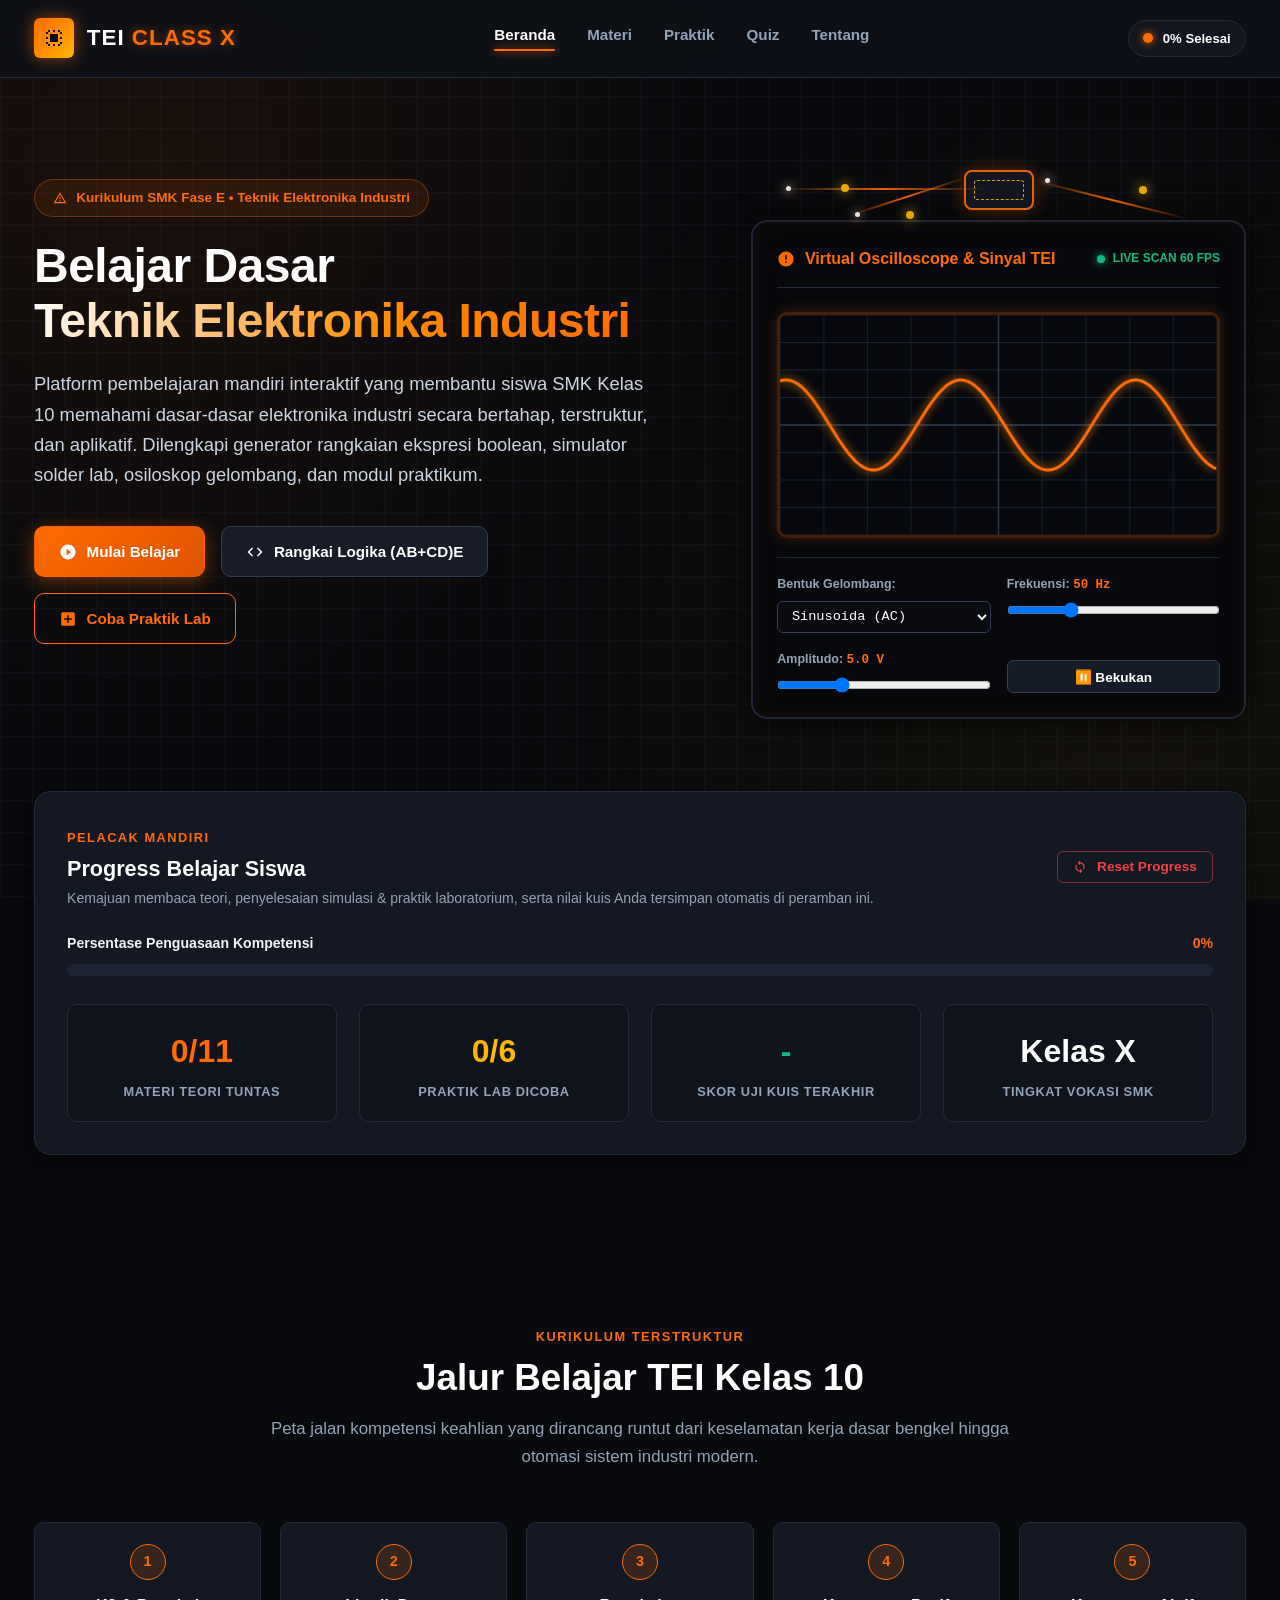
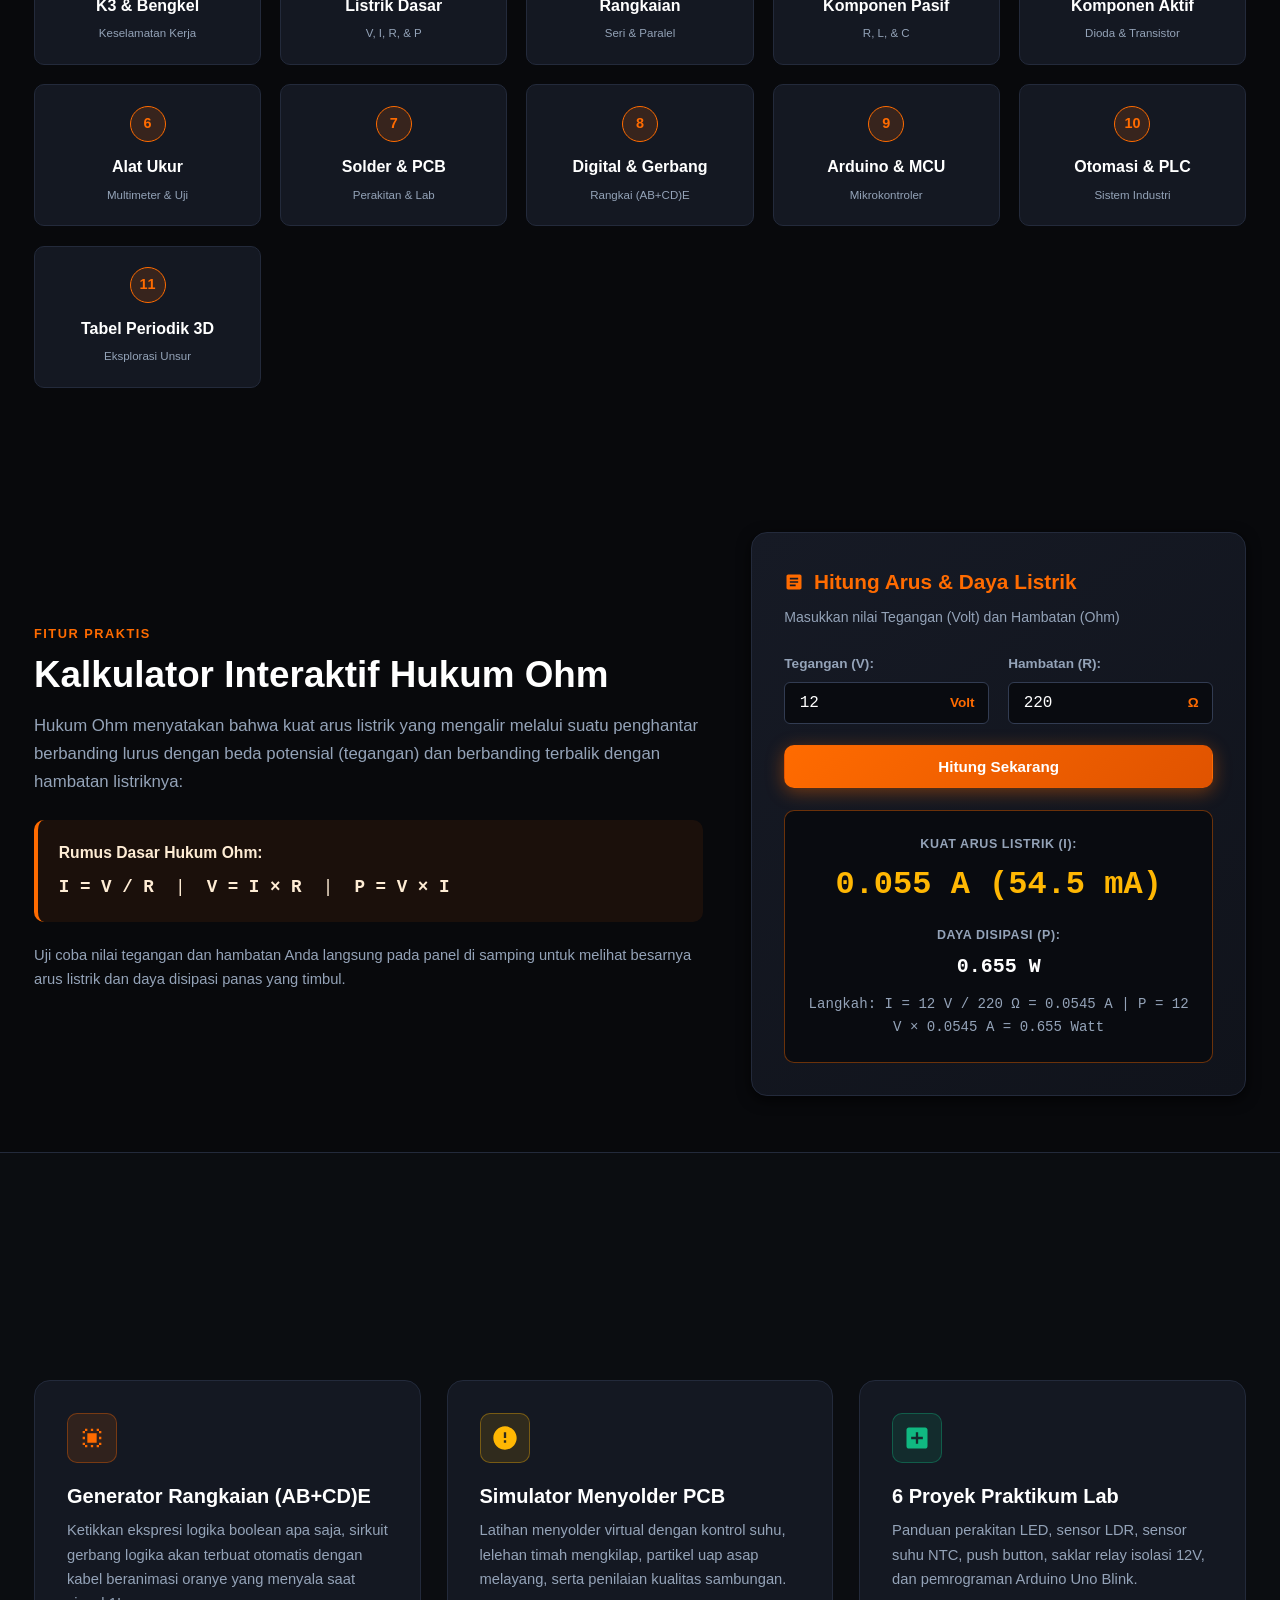
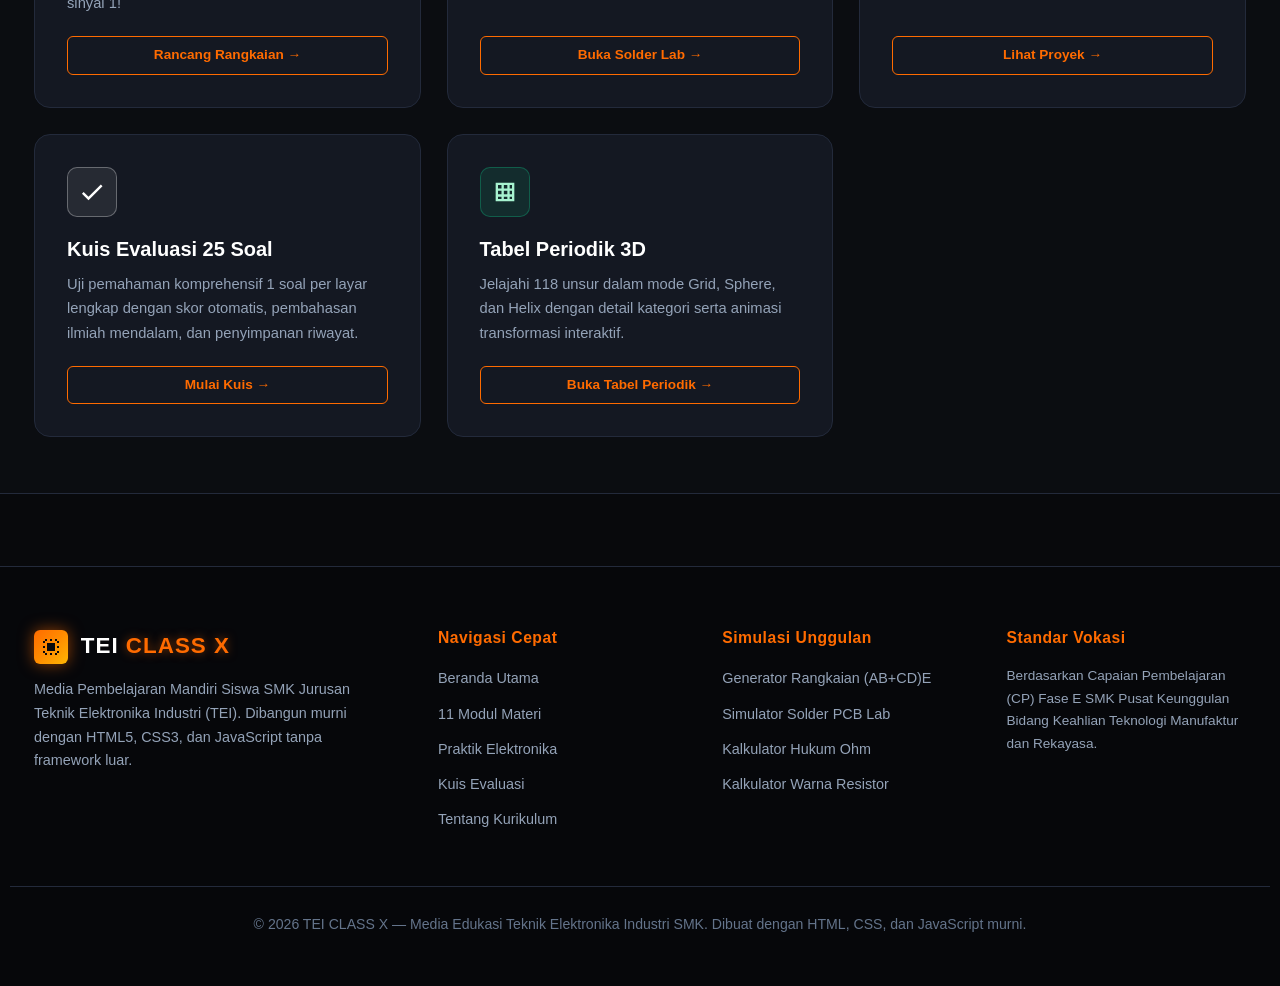
<file: index.html>
<!DOCTYPE html>
<html lang="id">
<head>
  <meta charset="UTF-8">
  <meta name="viewport" content="width=device-width, initial-scale=1.0">
  <title>TEI CLASS X — Belajar Dasar Teknik Elektronika Industri</title>
  <meta name="description" content="Media belajar mandiri interaktif untuk siswa SMK Kelas 10 jurusan Teknik Elektronika Industri (TEI). Teori, praktik, simulasi rangkaian, osiloskop, dan kuis.">
  <link rel="stylesheet" href="css/style.css">
</head>
<body>

  <!-- ==================== HEADER & NAVBAR ==================== -->
  <header class="navbar" id="navbar">
    <div class="container nav-container">
      <a href="index.html" class="brand-logo" aria-label="TEI CLASS X Beranda">
        <div class="brand-icon">
          <!-- SVG Integrated Circuit Icon -->
          <svg viewBox="0 0 24 24">
            <path d="M4 6h2v2H4V6zm0 5h2v2H4v-2zm0 5h2v2H4v-2zm14-10h2v2h-2V6zm0 5h2v2h-2v-2zm0 5h2v2h-2v-2zM6 4h2v2H6V4zm5 0h2v2h-2V4zm5 0h2v2h-2V4zM6 18h2v2H6v-2zm5 0h2v2h-2v-2zm5 0h2v2h-2v-2zM8 8h8v8H8V8z"/>
          </svg>
        </div>
        <div class="brand-text">TEI <span>CLASS X</span></div>
      </a>

      <!-- Desktop Nav Menu -->
      <nav>
        <ul class="nav-menu" id="nav-menu">
          <li><a href="index.html" class="nav-link active">Beranda</a></li>
          <li><a href="materi.html" class="nav-link">Materi</a></li>
          <li><a href="praktik.html" class="nav-link">Praktik</a></li>
          <li><a href="quiz.html" class="nav-link">Quiz</a></li>
          <li><a href="tentang.html" class="nav-link">Tentang</a></li>
        </ul>
      </nav>

      <!-- Nav Extra / Progress Badge & Hamburger -->
      <div class="nav-extra">
        <div class="nav-progress-badge" title="Kemajuan Belajar Keseluruhan">
          <span class="nav-progress-circle"></span>
          <span id="nav-progress-text">0% Selesai</span>
        </div>
        
        <button class="hamburger" id="hamburger-btn" aria-label="Buka Menu Navigasi" aria-expanded="false">
          <span class="hamburger-box">
            <span class="hamburger-inner"></span>
          </span>
        </button>
      </div>
    </div>
  </header>

  <!-- ==================== MAIN CONTENT ==================== -->
  <main>
    <!-- HERO SECTION -->
    <section class="hero">
      <div class="container hero-grid">
        <div class="hero-content">
          <div class="hero-tag">
            <svg width="14" height="14" viewBox="0 0 24 24" fill="currentColor"><path d="M12 2L1 21h22L12 2zm0 3.99L19.53 19H4.47L12 5.99zM11 10h2v4h-2zm0 6h2v2h-2z"/></svg>
            Kurikulum SMK Fase E • Teknik Elektronika Industri
          </div>
          <h1 class="hero-title">
            Belajar Dasar <br>
            <span class="gradient-text">Teknik Elektronika Industri</span>
          </h1>
          <p class="hero-subtitle">
            Platform pembelajaran mandiri interaktif yang membantu siswa SMK Kelas 10 memahami dasar-dasar elektronika industri secara bertahap, terstruktur, dan aplikatif. Dilengkapi generator rangkaian ekspresi boolean, simulator solder lab, osiloskop gelombang, dan modul praktikum.
          </p>

          <div class="hero-actions">
            <a href="materi.html" class="btn btn-primary">
              <svg width="18" height="18" viewBox="0 0 24 24" fill="currentColor"><path d="M12 2C6.48 2 2 6.48 2 12s4.48 10 10 10 10-4.48 10-10S17.52 2 12 2zm-2 14.5v-9l6 4.5-6 4.5z"/></svg>
              Mulai Belajar
            </a>
            <a href="materi.html#materi-8" class="btn btn-secondary">
              <svg width="18" height="18" viewBox="0 0 24 24" fill="currentColor"><path d="M9.4 16.6L4.8 12l4.6-4.6L8 6l-6 6 6 6 1.4-1.4zm5.2 0l4.6-4.6-4.6-4.6L16 6l6 6-6 6-1.4-1.4z"/></svg>
              Rangkai Logika (AB+CD)E
            </a>
            <a href="praktik.html" class="btn btn-outline-orange">
              <svg width="18" height="18" viewBox="0 0 24 24" fill="currentColor"><path d="M19 3H5c-1.1 0-2 .9-2 2v14c0 1.1.9 2 2 2h14c1.1 0 2-.9 2-2V5c0-1.1-.9-2-2-2zm-2 10h-4v4h-2v-4H7v-2h4V7h2v4h4v2z"/></svg>
              Coba Praktik Lab
            </a>
          </div>
        </div>

        <!-- HERO VISUAL / INTERACTIVE OSCILLOSCOPE MONITOR -->
        <div class="hero-visual">
          <div class="hero-circuit-art" aria-hidden="true">
            <span class="hero-chip"></span>
            <span class="hero-trace trace-one"></span>
            <span class="hero-trace trace-two"></span>
            <span class="hero-trace trace-three"></span>
            <span class="hero-pulse pulse-one"></span>
            <span class="hero-pulse pulse-two"></span>
            <span class="hero-pulse pulse-three"></span>
            <span class="hero-node node-one"></span>
            <span class="hero-node node-two"></span>
            <span class="hero-node node-three"></span>
          </div>
          <div class="oscilloscope-card">
            <div class="circuit-card-header">
              <div class="circuit-card-title">
                <svg width="18" height="18" viewBox="0 0 24 24" fill="currentColor"><path d="M12 2C6.48 2 2 6.48 2 12s4.48 10 10 10 10-4.48 10-10S17.52 2 12 2zm1 15h-2v-2h2v2zm0-4h-2V7h2v6z"/></svg>
                Virtual Oscilloscope & Sinyal TEI
              </div>
              <div class="status-indicator">
                <span class="status-pulse"></span> LIVE SCAN 60 FPS
              </div>
            </div>

            <!-- Oscilloscope CRT Screen -->
            <div class="oscilloscope-screen-wrapper">
              <canvas id="oscilloscope-canvas" class="oscilloscope-canvas"></canvas>
            </div>

            <!-- Control Knobs -->
            <div class="oscilloscope-knobs">
              <div class="input-group">
                <label style="font-size: 0.78rem;">Bentuk Gelombang:</label>
                <select id="scope-wave-type" class="input-field" style="padding: 0.4rem 0.6rem; font-size: 0.85rem;">
                  <option value="sine" selected>Sinusoida (AC)</option>
                  <option value="square">Kotak / PWM (Digital)</option>
                  <option value="triangle">Segitiga / Ramp</option>
                </select>
              </div>

              <div class="input-group">
                <label style="font-size: 0.78rem;">Frekuensi: <span id="scope-freq-label" style="color: var(--orange-primary); font-family: monospace;">50 Hz</span></label>
                <input type="range" id="scope-freq-slider" min="10" max="150" value="50" step="5">
              </div>

              <div class="input-group">
                <label style="font-size: 0.78rem;">Amplitudo: <span id="scope-volt-label" style="color: var(--orange-primary); font-family: monospace;">5.0 V</span></label>
                <input type="range" id="scope-volt-slider" min="1" max="15" value="5" step="0.5">
              </div>

              <div style="display: flex; align-items: flex-end;">
                <button type="button" id="scope-freeze-btn" class="btn btn-sm btn-secondary" style="width: 100%;">
                  ⏸️ Bekukan
                </button>
              </div>
            </div>
          </div>
        </div>
      </div>
    </section>

    <!-- PROGRESS BELAJAR SISWA SECTION -->
    <section class="section" id="progress-section" style="padding-top: 0;">
      <div class="container">
        <div class="progress-card">
          <div class="progress-header">
            <div class="progress-title-wrap">
              <span class="section-tag">Pelacak Mandiri</span>
              <h3>Progress Belajar Siswa</h3>
              <p>Kemajuan membaca teori, penyelesaian simulasi & praktik laboratorium, serta nilai kuis Anda tersimpan otomatis di peramban ini.</p>
            </div>
            <div>
              <button type="button" id="btn-reset-progress" class="btn btn-sm btn-danger-outline">
                <svg width="14" height="14" viewBox="0 0 24 24" fill="currentColor"><path d="M12 4V1L8 5l4 4V6c3.31 0 6 2.69 6 6 0 1.01-.25 1.97-.7 2.8l1.46 1.46C19.54 15.03 20 13.57 20 12c0-4.42-3.58-8-8-8zm0 14c-3.31 0-6-2.69-6-6 0-1.01.25-1.97.7-2.8L5.24 7.74C4.46 8.97 4 10.43 4 12c0 4.42 3.58 8 8 8v3l4-4-4-4v3z"/></svg>
                Reset Progress
              </button>
            </div>
          </div>

          <!-- Progress Bar Global -->
          <div style="display: flex; justify-content: space-between; font-size: 0.88rem; font-weight: 800; margin-bottom: 0.5rem;">
            <span>Persentase Penguasaan Kompetensi</span>
            <span class="global-progress-text" style="color: var(--orange-primary);">0%</span>
          </div>
          <div class="progress-bar-container">
            <div class="progress-bar-fill global-progress-fill" style="width: 0%;"></div>
          </div>

          <!-- Quick Stats Grid -->
          <div class="stats-grid">
            <div class="stat-box">
              <div class="stat-value" id="stat-materi-count">0/11</div>
              <div class="stat-label">Materi Teori Tuntas</div>
            </div>
            <div class="stat-box">
              <div class="stat-value" id="stat-praktik-count" style="color: var(--amber-gold);">0/6</div>
              <div class="stat-label">Praktik Lab Dicoba</div>
            </div>
            <div class="stat-box">
              <div class="stat-value" id="stat-quiz-score" style="color: var(--emerald-accent);">-</div>
              <div class="stat-label">Skor Uji Kuis Terakhir</div>
            </div>
            <div class="stat-box">
              <div class="stat-value" style="color: #ffffff;">Kelas X</div>
              <div class="stat-label">Tingkat Vokasi SMK</div>
            </div>
          </div>
        </div>
      </div>
    </section>

    <!-- JALUR BELAJAR (LEARNING ROADMAP) SECTION -->
    <section class="section" id="roadmap-section">
      <div class="container">
        <div class="section-header">
          <span class="section-tag">Kurikulum Terstruktur</span>
          <h2 class="section-title">Jalur Belajar TEI Kelas 10</h2>
          <p class="section-desc">
            Peta jalan kompetensi keahlian yang dirancang runtut dari keselamatan kerja dasar bengkel hingga otomasi sistem industri modern.
          </p>
        </div>

        <div class="roadmap-flow">
          <!-- Step 1 -->
          <a href="materi.html#materi-1" class="roadmap-step">
            <div class="roadmap-num">1</div>
            <div class="roadmap-title">K3 & Bengkel</div>
            <span class="roadmap-badge">Keselamatan Kerja</span>
          </a>

          <!-- Step 2 -->
          <a href="materi.html#materi-2" class="roadmap-step">
            <div class="roadmap-num">2</div>
            <div class="roadmap-title">Listrik Dasar</div>
            <span class="roadmap-badge">V, I, R, & P</span>
          </a>

          <!-- Step 3 -->
          <a href="materi.html#materi-3" class="roadmap-step">
            <div class="roadmap-num">3</div>
            <div class="roadmap-title">Rangkaian</div>
            <span class="roadmap-badge">Seri & Paralel</span>
          </a>

          <!-- Step 4 -->
          <a href="materi.html#materi-4" class="roadmap-step">
            <div class="roadmap-num">4</div>
            <div class="roadmap-title">Komponen Pasif</div>
            <span class="roadmap-badge">R, L, & C</span>
          </a>

          <!-- Step 5 -->
          <a href="materi.html#materi-5" class="roadmap-step">
            <div class="roadmap-num">5</div>
            <div class="roadmap-title">Komponen Aktif</div>
            <span class="roadmap-badge">Dioda & Transistor</span>
          </a>

          <!-- Step 6 -->
          <a href="materi.html#materi-6" class="roadmap-step">
            <div class="roadmap-num">6</div>
            <div class="roadmap-title">Alat Ukur</div>
            <span class="roadmap-badge">Multimeter & Uji</span>
          </a>

          <!-- Step 7 -->
          <a href="materi.html#materi-7" class="roadmap-step">
            <div class="roadmap-num">7</div>
            <div class="roadmap-title">Solder & PCB</div>
            <span class="roadmap-badge">Perakitan & Lab</span>
          </a>

          <!-- Step 8 -->
          <a href="materi.html#materi-8" class="roadmap-step">
            <div class="roadmap-num">8</div>
            <div class="roadmap-title">Digital & Gerbang</div>
            <span class="roadmap-badge">Rangkai (AB+CD)E</span>
          </a>

          <!-- Step 9 -->
          <a href="materi.html#materi-9" class="roadmap-step">
            <div class="roadmap-num">9</div>
            <div class="roadmap-title">Arduino & MCU</div>
            <span class="roadmap-badge">Mikrokontroler</span>
          </a>

          <!-- Step 10 -->
          <a href="materi.html#materi-10" class="roadmap-step">
            <div class="roadmap-num">10</div>
            <div class="roadmap-title">Otomasi & PLC</div>
            <span class="roadmap-badge">Sistem Industri</span>
          </a>

          <!-- Step 11 -->
          <a href="materi.html#materi-11" class="roadmap-step">
            <div class="roadmap-num">11</div>
            <div class="roadmap-title">Tabel Periodik 3D</div>
            <span class="roadmap-badge">Eksplorasi Unsur</span>
          </a>
        </div>
      </div>
    </section>

    <!-- MINI KALKULATOR HUKUM OHM INTERAKTIF DI BERANDA -->
    <section class="section" id="quick-calc-section">
      <div class="container">
        <div class="hero-grid" style="align-items: center;">
          <div>
            <span class="section-tag">Fitur Praktis</span>
            <h2 class="section-title">Kalkulator Interaktif Hukum Ohm</h2>
            <p class="section-desc" style="margin-bottom: 1.5rem;">
              Hukum Ohm menyatakan bahwa kuat arus listrik yang mengalir melalui suatu penghantar berbanding lurus dengan beda potensial (tegangan) dan berbanding terbalik dengan hambatan listriknya:
            </p>
            <div class="callout callout-info">
              <div class="callout-title">Rumus Dasar Hukum Ohm:</div>
              <p style="font-family: monospace; font-size: 1.1rem; margin-bottom: 0;">
                <strong>I = V / R</strong> &nbsp;|&nbsp; <strong>V = I × R</strong> &nbsp;|&nbsp; <strong>P = V × I</strong>
              </p>
            </div>
            <p style="font-size: 0.92rem; color: var(--text-muted);">
              Uji coba nilai tegangan dan hambatan Anda langsung pada panel di samping untuk melihat besarnya arus listrik dan daya disipasi panas yang timbul.
            </p>
          </div>

          <!-- Card Kalkulator Ohm -->
          <div class="calc-card">
            <div class="calc-title">
              <svg width="20" height="20" viewBox="0 0 24 24" fill="currentColor"><path d="M19 3H5c-1.1 0-2 .9-2 2v14c0 1.1.9 2 2 2h14c1.1 0 2-.9 2-2V5c0-1.1-.9-2-2-2zm-5 14H7v-2h7v2zm3-4H7v-2h10v2zm0-4H7V7h10v2z"/></svg>
              Hitung Arus & Daya Listrik
            </div>
            <div class="calc-subtitle">Masukkan nilai Tegangan (Volt) dan Hambatan (Ohm)</div>

            <div class="calc-grid">
              <div class="input-group">
                <label for="calc-v">Tegangan (V):</label>
                <div class="input-field-wrap">
                  <input type="number" id="calc-v" class="input-field" value="12" min="0" step="any">
                  <span class="input-unit">Volt</span>
                </div>
              </div>

              <div class="input-group">
                <label for="calc-r">Hambatan (R):</label>
                <div class="input-field-wrap">
                  <input type="number" id="calc-r" class="input-field" value="220" min="0.1" step="any">
                  <span class="input-unit">Ω</span>
                </div>
              </div>
            </div>

            <button type="button" id="btn-calc-ohm" class="btn btn-primary" style="width: 100%;">
              Hitung Sekarang
            </button>

            <div class="calc-result-box">
              <div class="calc-result-label">Kuat Arus Listrik (I):</div>
              <div class="calc-result-val" id="calc-res-i">0.055 A (54.5 mA)</div>
              
              <div class="calc-result-label" style="margin-top: 0.8rem;">Daya Disipasi (P):</div>
              <div style="font-size: 1.25rem; font-weight: 800; color: var(--text-white); font-family: monospace;" id="calc-res-p">
                0.655 W
              </div>

              <div class="calc-formula-step" id="calc-step-formula">
                Langkah: I = 12 V / 220 Ω = 0.0545 A | P = 12 V × 0.0545 A = 0.655 Watt
              </div>
            </div>
          </div>
        </div>
      </div>
    </section>

    <!-- FITUR UTAMA PLATFORM -->
    <section class="section" style="background: rgba(14, 17, 23, 0.6); border-top: 1px solid var(--border-color); border-bottom: 1px solid var(--border-color);">
      <div class="container">
        <div class="section-header">
          <span class="section-tag">Simulasi Lengkap & Menarik</span>
          <h2 class="section-title">Interaktivitas Tanpa Rasa Bosan</h2>
          <p class="section-desc">Eksplorasi konsep elektronika dengan simulasi visual langsung yang estetis dan menyenangkan.</p>
        </div>

        <div class="card-grid">
          <!-- Card 1: Generator Rangkaian Boolean -->
          <div class="card">
            <div class="card-icon">
              <svg viewBox="0 0 24 24" fill="currentColor"><path d="M4 6h2v2H4V6zm0 5h2v2H4v-2zm0 5h2v2H4v-2zm14-10h2v2h-2V6zm0 5h2v2h-2v-2zm0 5h2v2h-2v-2zM6 4h2v2H6V4zm5 0h2v2h-2V4zm5 0h2v2h-2V4zM6 18h2v2H6v-2zm5 0h2v2h-2v-2zm5 0h2v2h-2v-2zM8 8h8v8H8V8z"/></svg>
            </div>
            <h3 class="card-title">Generator Rangkaian (AB+CD)E</h3>
            <p class="card-desc">Ketikkan ekspresi logika boolean apa saja, sirkuit gerbang logika akan terbuat otomatis dengan kabel beranimasi oranye yang menyala saat sinyal 1!</p>
            <a href="materi.html#materi-8" class="btn btn-sm btn-outline-orange">Rancang Rangkaian &rarr;</a>
          </div>

          <!-- Card 2: Simulator Solder Lab -->
          <div class="card">
            <div class="card-icon" style="color: var(--amber-gold); border-color: rgba(255, 183, 3, 0.35); background: rgba(255, 183, 3, 0.12);">
              <svg viewBox="0 0 24 24" fill="currentColor"><path d="M12 2C6.48 2 2 6.48 2 12s4.48 10 10 10 10-4.48 10-10S17.52 2 12 2zm1 14h-2v-2h2v2zm0-4h-2V7h2v5z"/></svg>
            </div>
            <h3 class="card-title">Simulator Menyolder PCB</h3>
            <p class="card-desc">Latihan menyolder virtual dengan kontrol suhu, lelehan timah mengkilap, partikel uap asap melayang, serta penilaian kualitas sambungan.</p>
            <a href="materi.html#materi-7" class="btn btn-sm btn-outline-orange">Buka Solder Lab &rarr;</a>
          </div>

          <!-- Card 3: 6 Proyek Praktik -->
          <div class="card">
            <div class="card-icon" style="color: var(--emerald-accent); border-color: rgba(16, 185, 129, 0.35); background: rgba(16, 185, 129, 0.12);">
              <svg viewBox="0 0 24 24" fill="currentColor"><path d="M19 3H5c-1.1 0-2 .9-2 2v14c0 1.1.9 2 2 2h14c1.1 0 2-.9 2-2V5c0-1.1-.9-2-2-2zm-2 10h-4v4h-2v-4H7v-2h4V7h2v4h4v2z"/></svg>
            </div>
            <h3 class="card-title">6 Proyek Praktikum Lab</h3>
            <p class="card-desc">Panduan perakitan LED, sensor LDR, sensor suhu NTC, push button, saklar relay isolasi 12V, dan pemrograman Arduino Uno Blink.</p>
            <a href="praktik.html" class="btn btn-sm btn-outline-orange">Lihat Proyek &rarr;</a>
          </div>

          <!-- Card 4: Kuis 25 Soal -->
          <div class="card">
            <div class="card-icon" style="color: #ffffff; border-color: rgba(255, 255, 255, 0.3); background: rgba(255, 255, 255, 0.08);">
              <svg viewBox="0 0 24 24" fill="currentColor"><path d="M9 16.17L4.83 12l-1.42 1.41L9 19 21 7l-1.41-1.41z"/></svg>
            </div>
            <h3 class="card-title">Kuis Evaluasi 25 Soal</h3>
            <p class="card-desc">Uji pemahaman komprehensif 1 soal per layar lengkap dengan skor otomatis, pembahasan ilmiah mendalam, dan penyimpanan riwayat.</p>
            <a href="quiz.html" class="btn btn-sm btn-outline-orange">Mulai Kuis &rarr;</a>
          </div>

          <!-- Card 5: Periodic Table -->
          <div class="card">
            <div class="card-icon" style="color: #a7f3d0; border-color: rgba(16, 185, 129, 0.35); background: rgba(16, 185, 129, 0.12);">
              <svg viewBox="0 0 24 24" fill="currentColor"><path d="M4 4h16v16H4V4zm2 2v3h3V6H6zm5 0v3h3V6h-3zm5 0v3h2V6h-2zM6 11v3h3v-3H6zm5 0v3h3v-3h-3zm5 0v3h2v-3h-2zM6 16v2h3v-2H6zm5 0v2h3v-2h-3zm5 0v2h2v-2h-2z"/></svg>
            </div>
            <h3 class="card-title">Tabel Periodik 3D</h3>
            <p class="card-desc">Jelajahi 118 unsur dalam mode Grid, Sphere, dan Helix dengan detail kategori serta animasi transformasi interaktif.</p>
            <a href="materi.html#materi-11" class="btn btn-sm btn-outline-orange">Buka Tabel Periodik &rarr;</a>
          </div>
        </div>
      </div>
    </section>
  </main>

  <!-- ==================== FOOTER ==================== -->
  <footer class="footer">
    <div class="container footer-grid">
      <div class="footer-brand">
        <div class="brand-logo" style="margin-bottom: 0.8rem;">
          <div class="brand-icon" style="width: 34px; height: 34px;">
            <svg viewBox="0 0 24 24"><path d="M4 6h2v2H4V6zm0 5h2v2H4v-2zm0 5h2v2H4v-2zm14-10h2v2h-2V6zm0 5h2v2h-2v-2zm0 5h2v2h-2v-2zM6 4h2v2H6V4zm5 0h2v2h-2V4zm5 0h2v2h-2V4zM6 18h2v2H6v-2zm5 0h2v2h-2v-2zm5 0h2v2h-2v-2zM8 8h8v8H8V8z"/></svg>
          </div>
          <div class="brand-text">TEI <span>CLASS X</span></div>
        </div>
        <p>
          Media Pembelajaran Mandiri Siswa SMK Jurusan Teknik Elektronika Industri (TEI). Dibangun murni dengan HTML5, CSS3, dan JavaScript tanpa framework luar.
        </p>
      </div>

      <div class="footer-col">
        <h5>Navigasi Cepat</h5>
        <ul class="footer-links">
          <li><a href="index.html">Beranda Utama</a></li>
          <li><a href="materi.html">11 Modul Materi</a></li>
          <li><a href="praktik.html">Praktik Elektronika</a></li>
          <li><a href="quiz.html">Kuis Evaluasi</a></li>
          <li><a href="tentang.html">Tentang Kurikulum</a></li>
        </ul>
      </div>

      <div class="footer-col">
        <h5>Simulasi Unggulan</h5>
        <ul class="footer-links">
          <li><a href="materi.html#materi-8">Generator Rangkaian (AB+CD)E</a></li>
          <li><a href="materi.html#materi-7">Simulator Solder PCB Lab</a></li>
          <li><a href="#quick-calc-section">Kalkulator Hukum Ohm</a></li>
          <li><a href="materi.html#materi-4">Kalkulator Warna Resistor</a></li>
        </ul>
      </div>

      <div class="footer-col">
        <h5>Standar Vokasi</h5>
        <p style="font-size: 0.85rem; color: var(--text-muted);">
          Berdasarkan Capaian Pembelajaran (CP) Fase E SMK Pusat Keunggulan Bidang Keahlian Teknologi Manufaktur dan Rekayasa.
        </p>
      </div>
    </div>

    <div class="container footer-bottom">
      <p>&copy; 2026 TEI CLASS X — Media Edukasi Teknik Elektronika Industri SMK. Dibuat dengan HTML, CSS, dan JavaScript murni.</p>
    </div>
  </footer>

  <!-- Scripts -->
  <script src="js/progress.js"></script>
  <script src="js/script.js"></script>
</body>
</html>
</file>
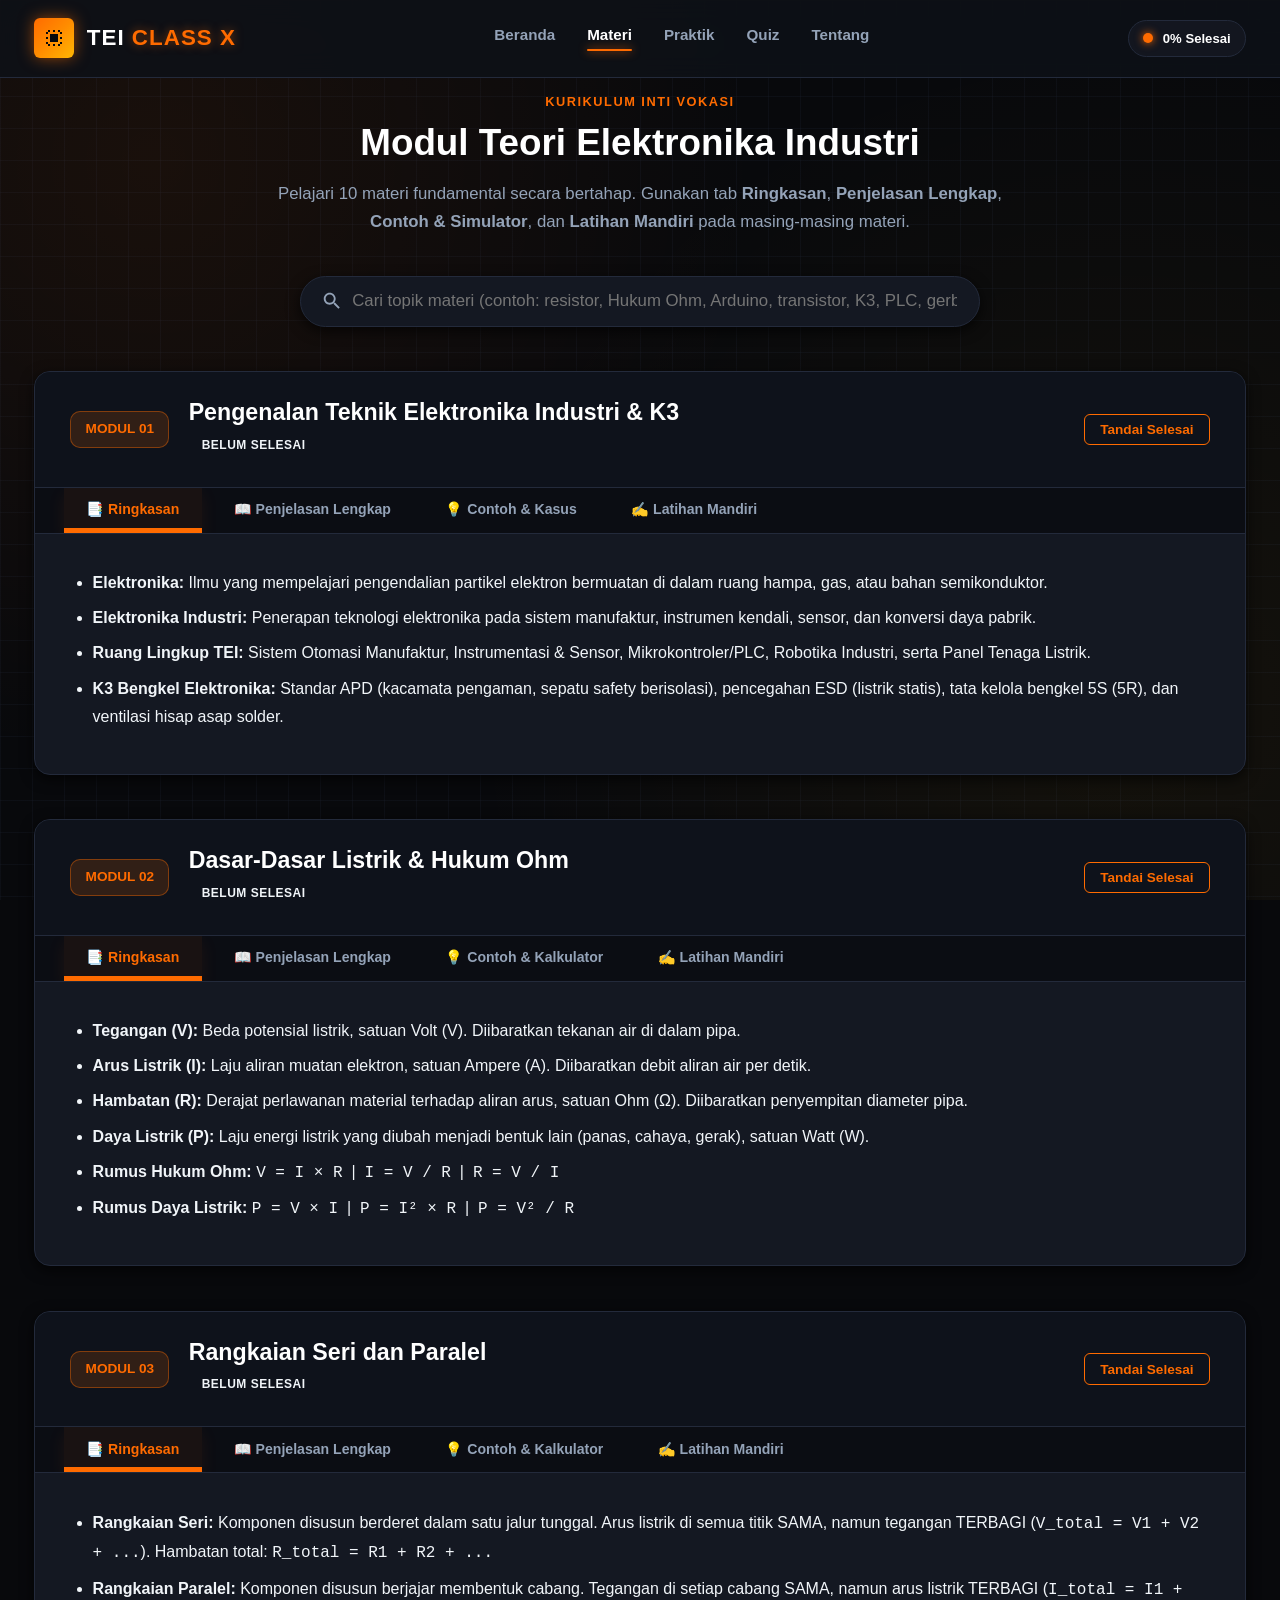
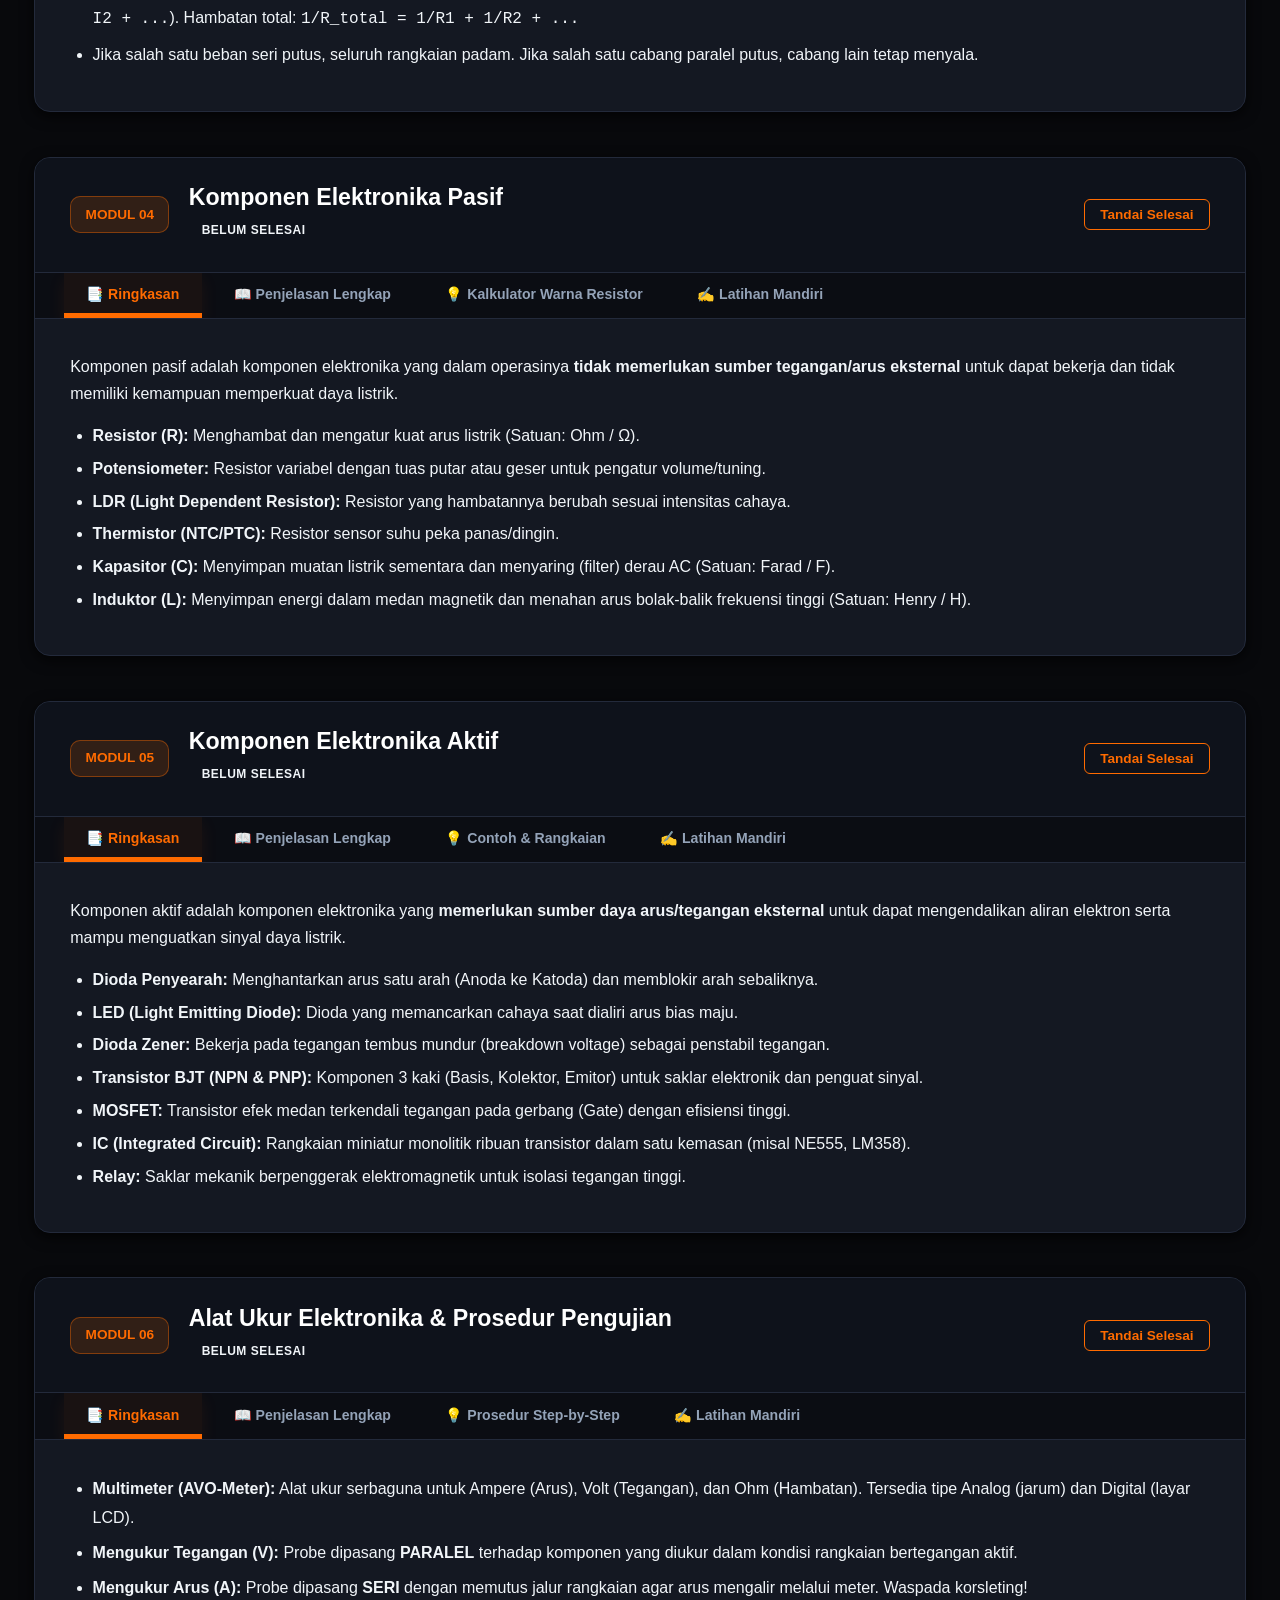
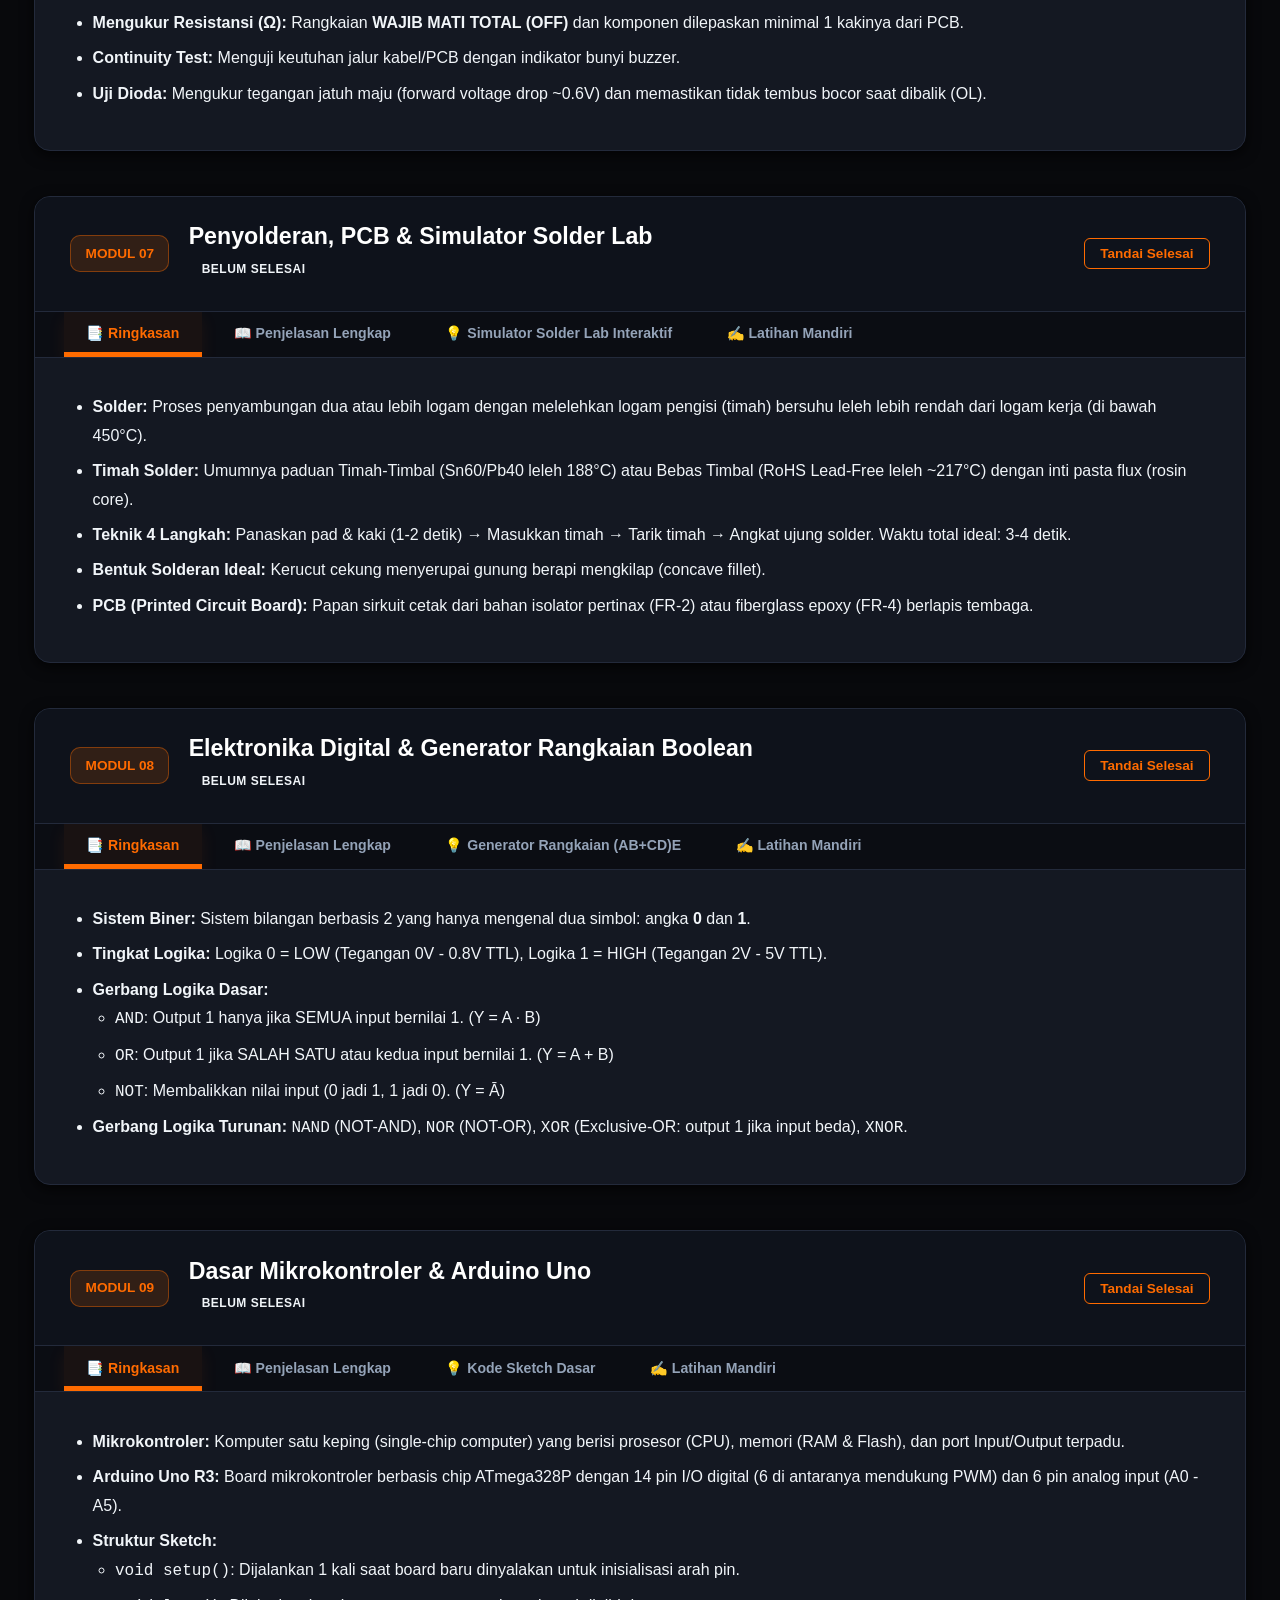
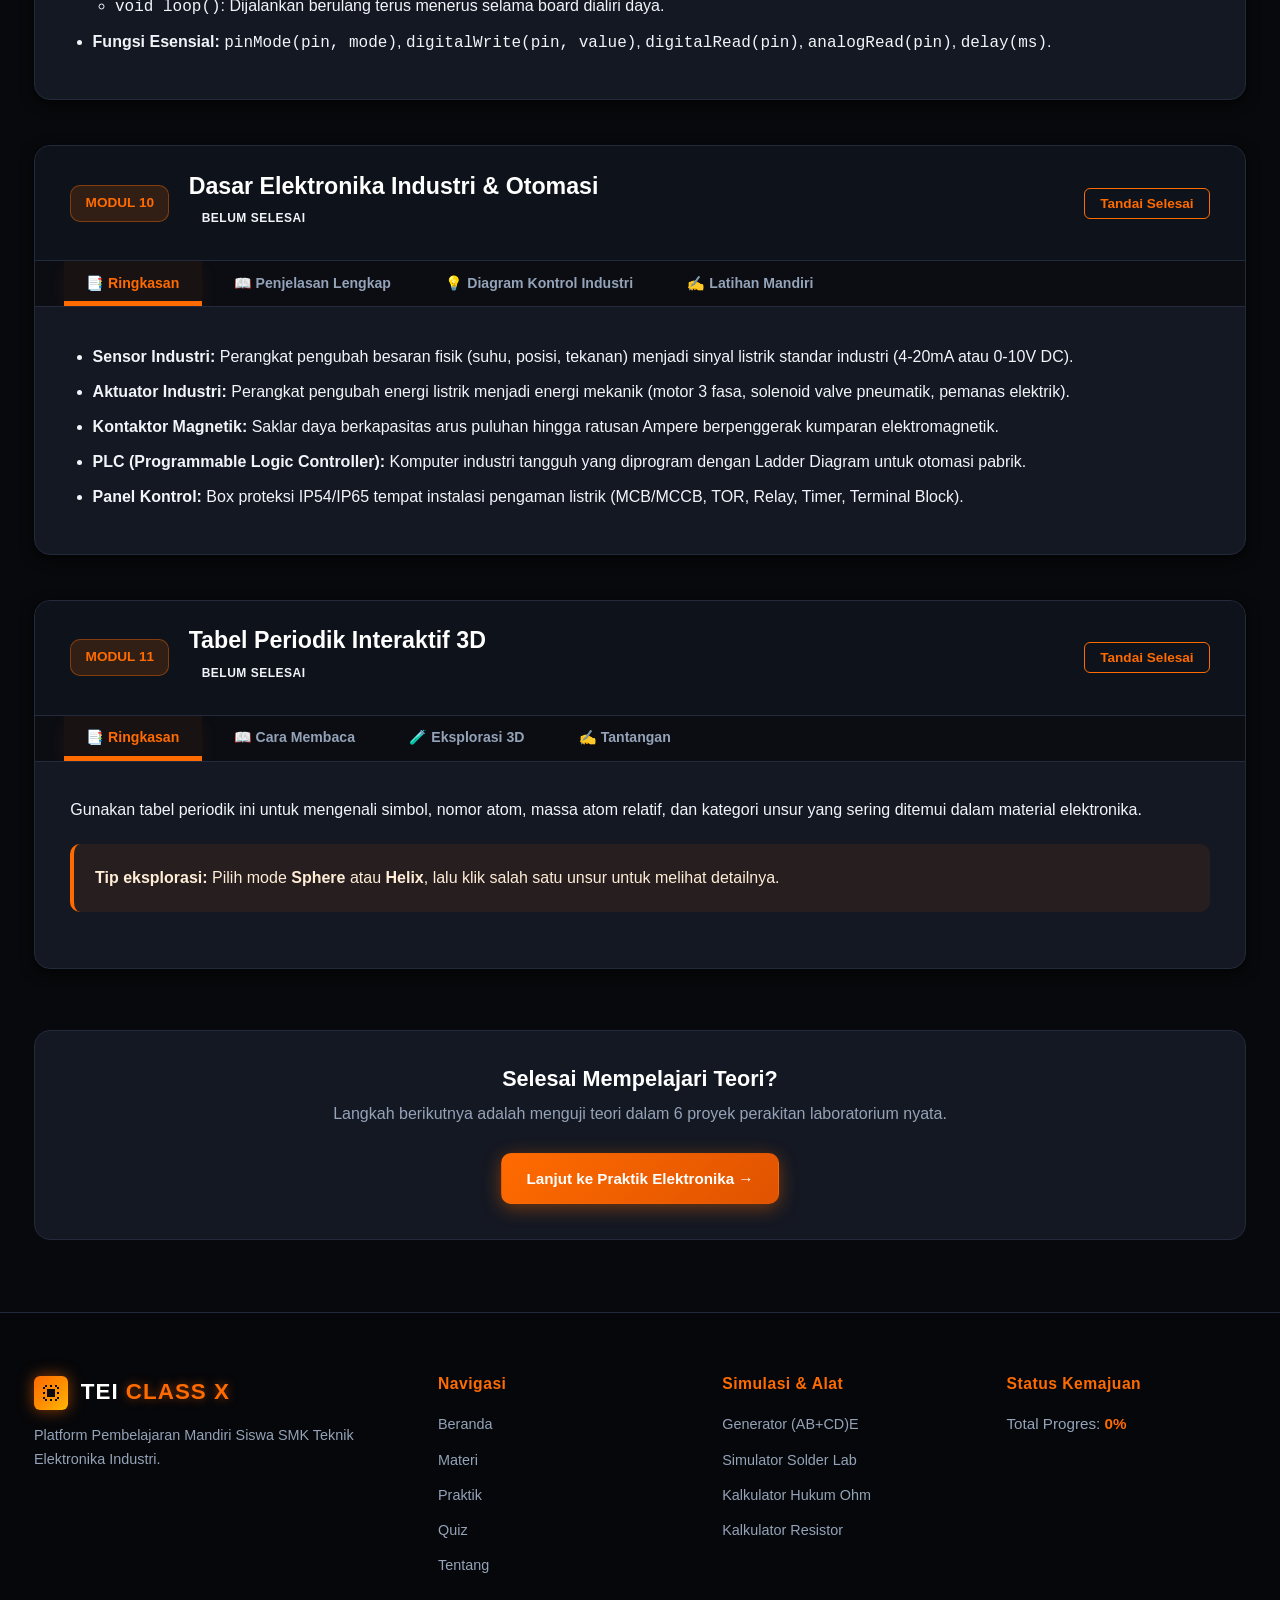
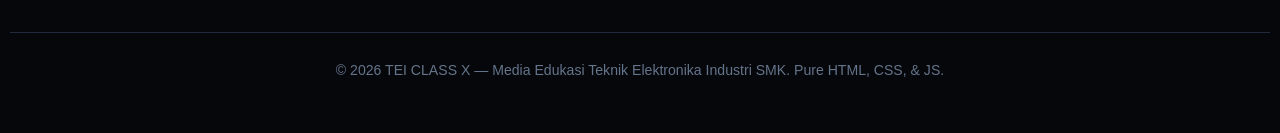
<file: materi.html>
<!DOCTYPE html>
<html lang="id">
<head>
  <meta charset="UTF-8">
  <meta name="viewport" content="width=device-width, initial-scale=1.0">
  <title>Materi Pembelajaran — TEI CLASS X</title>
  <meta name="description" content="10 Modul Pembelajaran Dasar Teknik Elektronika Industri (TEI) SMK Kelas 10. Dilengkapi 4 mode belajar, generator rangkaian boolean (AB+CD)E, solder lab, dan simulator logika.">
  <link rel="stylesheet" href="css/style.css">
</head>
<body>

  <!-- ==================== HEADER & NAVBAR ==================== -->
  <header class="navbar" id="navbar">
    <div class="container nav-container">
      <a href="index.html" class="brand-logo" aria-label="TEI CLASS X Beranda">
        <div class="brand-icon">
          <svg viewBox="0 0 24 24"><path d="M4 6h2v2H4V6zm0 5h2v2H4v-2zm0 5h2v2H4v-2zm14-10h2v2h-2V6zm0 5h2v2h-2v-2zm0 5h2v2h-2v-2zM6 4h2v2H6V4zm5 0h2v2h-2V4zm5 0h2v2h-2V4zM6 18h2v2H6v-2zm5 0h2v2h-2v-2zm5 0h2v2h-2v-2zM8 8h8v8H8V8z"/></svg>
        </div>
        <div class="brand-text">TEI <span>CLASS X</span></div>
      </a>

      <nav>
        <ul class="nav-menu" id="nav-menu">
          <li><a href="index.html" class="nav-link">Beranda</a></li>
          <li><a href="materi.html" class="nav-link active">Materi</a></li>
          <li><a href="praktik.html" class="nav-link">Praktik</a></li>
          <li><a href="quiz.html" class="nav-link">Quiz</a></li>
          <li><a href="tentang.html" class="nav-link">Tentang</a></li>
        </ul>
      </nav>

      <div class="nav-extra">
        <div class="nav-progress-badge">
          <span class="nav-progress-circle"></span>
          <span id="nav-progress-text">0% Selesai</span>
        </div>
        <button class="hamburger" id="hamburger-btn" aria-label="Buka Menu" aria-expanded="false">
          <span class="hamburger-box"><span class="hamburger-inner"></span></span>
        </button>
      </div>
    </div>
  </header>

  <!-- ==================== MAIN CONTENT ==================== -->
  <main>
    <div class="container">
      
      <!-- PAGE TITLE & INTRO -->
      <div class="section-header" style="margin-bottom: 2.5rem;">
        <span class="section-tag">Kurikulum Inti Vokasi</span>
        <h1 class="section-title">Modul Teori Elektronika Industri</h1>
        <p class="section-desc">
          Pelajari 10 materi fundamental secara bertahap. Gunakan tab <strong>Ringkasan</strong>, <strong>Penjelasan Lengkap</strong>, <strong>Contoh & Simulator</strong>, dan <strong>Latihan Mandiri</strong> pada masing-masing materi.
        </p>
      </div>

      <!-- SEARCH BAR -->
      <div class="search-container">
        <div class="search-input-wrap">
          <svg class="search-icon" viewBox="0 0 24 24"><path d="M15.5 14h-.79l-.28-.27C15.41 12.59 16 11.11 16 9.5 16 5.91 13.09 3 9.5 3S3 5.91 3 9.5 5.91 16 9.5 16c1.61 0 3.09-.59 4.23-1.57l.27.28v.79l5 4.99L20.49 19l-4.99-5zm-6 0C7.01 14 5 11.99 5 9.5S7.01 5 9.5 5 14 7.01 14 9.5 11.99 14 9.5 14z"/></svg>
          <input type="text" id="materi-search-input" class="search-input" placeholder="Cari topik materi (contoh: resistor, Hukum Ohm, Arduino, transistor, K3, PLC, gerbang)...">
          <button type="button" id="search-clear-btn" class="search-clear-btn" title="Hapus pencarian">&times;</button>
        </div>
      </div>

      <div id="search-empty-state" style="display: none; text-align: center; padding: 2.5rem; background: var(--bg-card); border-radius: var(--radius-lg); border: 1px dashed var(--border-color); margin-bottom: 2rem;">
        <p style="color: var(--text-muted); font-size: 1.1rem; margin-bottom: 0.5rem;">Tidak ditemukan materi yang cocok dengan pencarian Anda.</p>
        <span style="font-size: 0.85rem; color: var(--text-dim);">Coba kata kunci lain: <em>Ohm</em>, <em>Kapasitor</em>, <em>Solder</em>, <em>Gerbang</em>, <em>Relay</em>.</span>
      </div>

      <!-- MATERI CONTAINER LIST -->
      <div class="materi-list">

        <!-- ==================== MATERI 1 ==================== -->
        <article class="materi-card" id="materi-1" data-keywords="pengenalan tei elektronika industri k3 keselamatan kerja alat bahan obeng tang multimeter solder esd">
          <div class="materi-header">
            <div class="materi-header-left">
              <span class="materi-badge-num">MODUL 01</span>
              <div>
                <h2 class="materi-header-title">Pengenalan Teknik Elektronika Industri & K3</h2>
                <span class="badge badge-orange materi-status-badge" data-target="materi-1">Belum Selesai</span>
              </div>
            </div>
            <button type="button" class="btn btn-sm btn-outline-orange materi-toggle-btn" data-materi-id="materi-1">
              Tandai Selesai
            </button>
          </div>

          <div class="mode-tabs">
            <button type="button" class="mode-tab active" data-tab="ringkasan">📑 Ringkasan</button>
            <button type="button" class="mode-tab" data-tab="lengkap">📖 Penjelasan Lengkap</button>
            <button type="button" class="mode-tab" data-tab="contoh">💡 Contoh & Kasus</button>
            <button type="button" class="mode-tab" data-tab="latihan">✍️ Latihan Mandiri</button>
          </div>

          <div class="materi-body">
            <div class="tab-pane active" data-pane="ringkasan">
              <ul style="line-height: 1.8;">
                <li><strong>Elektronika:</strong> Ilmu yang mempelajari pengendalian partikel elektron bermuatan di dalam ruang hampa, gas, atau bahan semikonduktor.</li>
                <li><strong>Elektronika Industri:</strong> Penerapan teknologi elektronika pada sistem manufaktur, instrumen kendali, sensor, dan konversi daya pabrik.</li>
                <li><strong>Ruang Lingkup TEI:</strong> Sistem Otomasi Manufaktur, Instrumentasi & Sensor, Mikrokontroler/PLC, Robotika Industri, serta Panel Tenaga Listrik.</li>
                <li><strong>K3 Bengkel Elektronika:</strong> Standar APD (kacamata pengaman, sepatu safety berisolasi), pencegahan ESD (listrik statis), tata kelola bengkel 5S (5R), dan ventilasi hisap asap solder.</li>
              </ul>
            </div>

            <div class="tab-pane" data-pane="lengkap">
              <h4>1. Pengertian Elektronika dan Elektronika Industri</h4>
              <p>
                Elektronika adalah cabang fisika terapan dan teknik elektro yang memanfaatkan pergerakan elektron bebas melalui bahan semikonduktor (silikon dan germanium). Berbeda dengan kelistrikan arus kuat yang berfokus pada transmisi daya listrik besar (pembangkitan megawatt), elektronika berfokus pada pemrosesan sinyal informasi dan manipulasi tegangan/arus dengan presisi tinggi.
              </p>
              <p>
                <strong>Teknik Elektronika Industri (TEI)</strong> mengkhususkan integrasi perangkat elektronika daya dan kontrol logika untuk menjalankan mesin-mesin industri secara otomatis, aman, dan efisien tinggi.
              </p>

              <h4>2. Ruang Lingkup Keahlian TEI</h4>
              <ul>
                <li><strong>Sistem Kendali Logika Terprogram (PLC):</strong> Otomasi jalur perakitan produk manufaktur otomotif, makanan, dan farmasi.</li>
                <li><strong>Sensorika & Transduser:</strong> Pengukuran suhu, tekanan fluida, deteksi objek logam/non-logam secara nirsentuh.</li>
                <li><strong>Aktuator & Penggerak Motor:</strong> Inverter VFD (Variable Frequency Drive), motor servo presisi, dan selenoid pneumatik.</li>
                <li><strong>Sistem Mikrokontroler & IoT:</strong> Pemantauan kondisi mesin jarak jauh (Condition Monitoring).</li>
              </ul>

              <h4>3. Kesehatan & Keselamatan Kerja (K3) Elektronika</h4>
              <div class="callout callout-warning">
                <div class="callout-title">Aturan Keselamatan Bengkel TEI:</div>
                <ol style="margin-bottom: 0; padding-left: 1.2rem;">
                  <li>Selalu matikan saklar sumber tegangan (LOTO - Lockout/Tagout) sebelum mengubah rangkaian perkabelan.</li>
                  <li>Gunakan gelang antistatis (antistatic ESD wristband) saat memegang komponen IC CMOS atau prosesor sensitif.</li>
                  <li>Jangan sekali-kali menyentuh ujung mata solder (temperatur mencapai 300°C - 400°C) atau menghirup uap timah tanpa penyedot (fume extractor).</li>
                  <li>Alas kerja wajib bersifat isolatif dan selalu gunakan sepatu safety sol karet.</li>
                </ol>
              </div>

              <h4>4. Alat dan Bahan Kerja Bengkel</h4>
              <div class="table-responsive">
                <table class="tech-table">
                  <thead>
                    <tr><th>Nama Alat</th><th>Kategori</th><th>Fungsi Utama</th></tr>
                  </thead>
                  <tbody>
                    <tr><td>Tang Potong (Side Cutter)</td><td>Alat Tangan</td><td>Memotong sisa kawat kaki komponen setelah penyolderan.</td></tr>
                    <tr><td>Tang Lancip (Long Nose)</td><td>Alat Tangan</td><td>Membengkokkan kaki komponen dan menjepit di ruang sempit.</td></tr>
                    <tr><td>Multimeter Digital</td><td>Alat Ukur</td><td>Mengukur tegangan (V), arus (A), dan resistansi (Ω).</td></tr>
                    <tr><td>Solder Station</td><td>Penyolderan</td><td>Memanaskan pad tembaga dan mencairkan timah paduan.</td></tr>
                    <tr><td>Breadboard / Project Board</td><td>Bahan Uji</td><td>Papan prototipe tanpa solder untuk uji coba rangkaian sementara.</td></tr>
                  </tbody>
                </table>
              </div>
            </div>

            <div class="tab-pane" data-pane="contoh">
              <h4>Studi Kasus: Kegagalan Komponen Akibat Pelepasan Listrik Statis (ESD)</h4>
              <p>
                Seorang siswa merakit modul mikrokontroler tanpa mengenakan gelang antistatis. Saat tubuh siswa bergesekan dengan kursi plastik, tercipta muatan listrik statis hingga 3.000 Volt. Ketika jari menyentuh pin IC mikrokontroler, lonjakan arus mikro menembus lapisan oksida silikon setebal nanometer, menyebabkan chip mati total seketika tanpa menimbulkan bekas terbakar yang terlihat dari luar.
              </p>
              <div class="callout callout-info">
                <strong>Solusi Standar Industri:</strong> Operator dan teknisi wajib menggunakan matras antistatik meja kerja, gelang ESD yang terhubung ke arde (grounding) bengkel, serta wadah antistatik pembungkus PCB.
              </div>
            </div>

            <div class="tab-pane" data-pane="latihan">
              <h4>Uji Pemahaman Mandiri</h4>
              <p>1. Jelaskan perbedaan pokok antara sistem kelistrikan daya dengan teknik elektronika!</p>
              <p>2. Mengapa uap sisa pembakaran timah solder berbahaya jika dihirup teknisi dalam jangka panjang?</p>
              <button type="button" class="btn btn-sm btn-secondary self-check-reveal-btn">Buka Kunci Jawaban & Pembahasan ▼</button>
              <div style="display: none; margin-top: 1rem;" class="callout callout-success">
                <strong>Kunci Jawaban:</strong><br>
                1. Kelistrikan daya berorientasi pada penyaluran energi listrik berdaya besar (kabel transmisi, motor penggerak berat), sedangkan elektronika berorientasi pada pemrosesan sinyal informasi berdaya kecil dengan kontrol switching semikonduktor kecepatan tinggi.<br>
                2. Asap solder mengandung partikel rosin/flux dan serbuk timbal mikro yang dapat mengiritasi paru-paru, memicu asma, dan keracunan logam berat pada sistem saraf jika terakumulasi.
              </div>
            </div>
          </div>
        </article>

        <!-- ==================== MATERI 2 ==================== -->
        <article class="materi-card" id="materi-2" data-keywords="dasar listrik tegangan arus hambatan daya hukum ohm volt ampere ohm watt kalkulator perhitungan rumus">
          <div class="materi-header">
            <div class="materi-header-left">
              <span class="materi-badge-num">MODUL 02</span>
              <div>
                <h2 class="materi-header-title">Dasar-Dasar Listrik & Hukum Ohm</h2>
                <span class="badge badge-orange materi-status-badge" data-target="materi-2">Belum Selesai</span>
              </div>
            </div>
            <button type="button" class="btn btn-sm btn-outline-orange materi-toggle-btn" data-materi-id="materi-2">
              Tandai Selesai
            </button>
          </div>

          <div class="mode-tabs">
            <button type="button" class="mode-tab active" data-tab="ringkasan">📑 Ringkasan</button>
            <button type="button" class="mode-tab" data-tab="lengkap">📖 Penjelasan Lengkap</button>
            <button type="button" class="mode-tab" data-tab="contoh">💡 Contoh & Kalkulator</button>
            <button type="button" class="mode-tab" data-tab="latihan">✍️ Latihan Mandiri</button>
          </div>

          <div class="materi-body">
            <div class="tab-pane active" data-pane="ringkasan">
              <ul style="line-height: 1.8;">
                <li><strong>Tegangan (V):</strong> Beda potensial listrik, satuan Volt (V). Diibaratkan tekanan air di dalam pipa.</li>
                <li><strong>Arus Listrik (I):</strong> Laju aliran muatan elektron, satuan Ampere (A). Diibaratkan debit aliran air per detik.</li>
                <li><strong>Hambatan (R):</strong> Derajat perlawanan material terhadap aliran arus, satuan Ohm (Ω). Diibaratkan penyempitan diameter pipa.</li>
                <li><strong>Daya Listrik (P):</strong> Laju energi listrik yang diubah menjadi bentuk lain (panas, cahaya, gerak), satuan Watt (W).</li>
                <li><strong>Rumus Hukum Ohm:</strong> <code>V = I × R</code> &nbsp;|&nbsp; <code>I = V / R</code> &nbsp;|&nbsp; <code>R = V / I</code></li>
                <li><strong>Rumus Daya Listrik:</strong> <code>P = V × I</code> &nbsp;|&nbsp; <code>P = I² × R</code> &nbsp;|&nbsp; <code>P = V² / R</code></li>
              </ul>
            </div>

            <div class="tab-pane" data-pane="lengkap">
              <h4>1. Besaran Utama Listrik</h4>
              <div class="table-responsive">
                <table class="tech-table">
                  <thead>
                    <tr><th>Besaran</th><th>Simbol</th><th>Satuan Internasional</th><th>Definisi Fisika</th></tr>
                  </thead>
                  <tbody>
                    <tr><td>Tegangan</td><td>V atau E</td><td>Volt (V)</td><td>Energi 1 Joule yang diperlukan untuk memindahkan muatan 1 Coulomb.</td></tr>
                    <tr><td>Kuat Arus</td><td>I</td><td>Ampere (A)</td><td>Laju 1 Coulomb muatan elektron yang mengalir melalui penampang dalam 1 detik.</td></tr>
                    <tr><td>Hambatan</td><td>R</td><td>Ohm (Ω)</td><td>Hambatan kawat yang membatasi arus 1 Ampere jika diberi tegangan 1 Volt.</td></tr>
                    <tr><td>Daya Listrik</td><td>P</td><td>Watt (W)</td><td>Kecepatan pemakaian energi listrik sebesar 1 Joule setiap 1 detik.</td></tr>
                  </tbody>
                </table>
              </div>

              <h4>2. Konsep Hukum Ohm (Georg Simon Ohm, 1827)</h4>
              <p>
                Hukum Ohm menyatakan bahwa kuat arus listrik (I) yang mengalir pada penghantar berbanding lurus dengan beda potensial atau tegangan (V) yang diberikan di antara ujung-ujungnya, dan berbanding terbalik dengan nilai resistansi (R) penghantar tersebut pada suhu konstan.
              </p>
              <div class="callout callout-info">
                <strong>Segitiga Ajaib Ohm:</strong><br>
                Tutup huruf <strong>V</strong>: V = I × R<br>
                Tutup huruf <strong>I</strong>: I = V / R<br>
                Tutup huruf <strong>R</strong>: R = V / I
              </div>
            </div>

            <div class="tab-pane" data-pane="contoh">
              <h4>Contoh Perhitungan Rangkaian Nyata:</h4>
              <p>
                Sebuah modul relay 12V DC memiliki kumparan kawat tembaga internal dengan resistansi sebesar 300 Ω. Hitung berapa kuat arus listrik yang ditarik koil dan berapa daya listrik yang dikonsumsi relay tersebut!
              </p>
              <div class="callout callout-success">
                <strong>Penyelesaian:</strong><br>
                Diketahui: V = 12 Volt, R = 300 Ω<br>
                1. Menghitung Arus: <code>I = V / R = 12 / 300 = 0,04 Ampere = 40 mA</code><br>
                2. Menghitung Daya: <code>P = V × I = 12 × 0,04 = 0,48 Watt (480 mW)</code>
              </div>

              <!-- Interaktif Kalkulator Hukum Ohm di Modul -->
              <div class="calc-card" style="margin-top: 2rem;">
                <div class="calc-title">
                  <svg width="20" height="20" viewBox="0 0 24 24" fill="currentColor"><path d="M19 3H5c-1.1 0-2 .9-2 2v14c0 1.1.9 2 2 2h14c1.1 0 2-.9 2-2V5c0-1.1-.9-2-2-2zm-5 14H7v-2h7v2zm3-4H7v-2h10v2zm0-4H7V7h10v2z"/></svg>
                  Kalkulator Hukum Ohm Mandiri
                </div>
                <div class="calc-subtitle">Uji coba parameter tegangan dan hambatan rangkaian Anda:</div>
                <div class="calc-grid">
                  <div class="input-group">
                    <label>Tegangan Sumber (V):</label>
                    <div class="input-field-wrap">
                      <input type="number" id="calc-v" class="input-field" value="24" step="any">
                      <span class="input-unit">Volt</span>
                    </div>
                  </div>
                  <div class="input-group">
                    <label>Resistansi Beban (R):</label>
                    <div class="input-field-wrap">
                      <input type="number" id="calc-r" class="input-field" value="120" step="any">
                      <span class="input-unit">Ω</span>
                    </div>
                  </div>
                </div>
                <button type="button" id="btn-calc-ohm" class="btn btn-primary" style="width: 100%;">Hitung Nilai Arus & Daya</button>
                <div class="calc-result-box">
                  <div class="calc-result-label">Arus Listrik (I):</div>
                  <div class="calc-result-val" id="calc-res-i">0.200 A (200.0 mA)</div>
                  <div class="calc-result-label" style="margin-top: 0.8rem;">Daya Listrik (P):</div>
                  <div style="font-size: 1.25rem; font-weight: 800; color: var(--text-white);" id="calc-res-p">4.800 W</div>
                  <div class="calc-formula-step" id="calc-step-formula">
                    I = 24 V / 120 Ω = 0.2 A | P = 24 V × 0.2 A = 4.8 Watt
                  </div>
                </div>
              </div>
            </div>

            <div class="tab-pane" data-pane="latihan">
              <h4>Latihan Soal Mandiri</h4>
              <p>1. Sebuah LED merah membutuhkan arus aman 20 mA (0,02 A) dengan drop tegangan 2 Volt. Jika sumber tegangan adalah 9 Volt, berapakah nilai resistor pembatas arus (R) yang harus diserikan?</p>
              <button type="button" class="btn btn-sm btn-secondary self-check-reveal-btn">Buka Kunci Jawaban & Pembahasan ▼</button>
              <div style="display: none; margin-top: 1rem;" class="callout callout-success">
                <strong>Pembahasan:</strong><br>
                Tegangan yang harus ditahan resistor: <code>V_R = V_sumber - V_led = 9V - 2V = 7 Volt</code>.<br>
                Nilai resistor: <code>R = V_R / I = 7 V / 0,02 A = 350 Ω</code> (di pasaran digunakan resistor standar 330 Ω atau 390 Ω).
              </div>
            </div>
          </div>
        </article>

        <!-- ==================== MATERI 3 ==================== -->
        <article class="materi-card" id="materi-3" data-keywords="rangkaian seri paralel pembagi tegangan pembagi arus rumus hambatan total perbandingan kalkulator">
          <div class="materi-header">
            <div class="materi-header-left">
              <span class="materi-badge-num">MODUL 03</span>
              <div>
                <h2 class="materi-header-title">Rangkaian Seri dan Paralel</h2>
                <span class="badge badge-orange materi-status-badge" data-target="materi-3">Belum Selesai</span>
              </div>
            </div>
            <button type="button" class="btn btn-sm btn-outline-orange materi-toggle-btn" data-materi-id="materi-3">
              Tandai Selesai
            </button>
          </div>

          <div class="mode-tabs">
            <button type="button" class="mode-tab active" data-tab="ringkasan">📑 Ringkasan</button>
            <button type="button" class="mode-tab" data-tab="lengkap">📖 Penjelasan Lengkap</button>
            <button type="button" class="mode-tab" data-tab="contoh">💡 Contoh & Kalkulator</button>
            <button type="button" class="mode-tab" data-tab="latihan">✍️ Latihan Mandiri</button>
          </div>

          <div class="materi-body">
            <div class="tab-pane active" data-pane="ringkasan">
              <ul style="line-height: 1.8;">
                <li><strong>Rangkaian Seri:</strong> Komponen disusun berderet dalam satu jalur tunggal. Arus listrik di semua titik SAMA, namun tegangan TERBAGI (<code>V_total = V1 + V2 + ...</code>). Hambatan total: <code>R_total = R1 + R2 + ...</code></li>
                <li><strong>Rangkaian Paralel:</strong> Komponen disusun berjajar membentuk cabang. Tegangan di setiap cabang SAMA, namun arus listrik TERBAGI (<code>I_total = I1 + I2 + ...</code>). Hambatan total: <code>1/R_total = 1/R1 + 1/R2 + ...</code></li>
                <li>Jika salah satu beban seri putus, seluruh rangkaian padam. Jika salah satu cabang paralel putus, cabang lain tetap menyala.</li>
              </ul>
            </div>

            <div class="tab-pane" data-pane="lengkap">
              <h4>Tabel Komparasi Rangkaian Seri vs Paralel</h4>
              <div class="table-responsive">
                <table class="tech-table">
                  <thead>
                    <tr><th>Parameter</th><th>Rangkaian Seri</th><th>Rangkaian Paralel</th></tr>
                  </thead>
                  <tbody>
                    <tr><td>Karakter Arus (I)</td><td>I_total = I1 = I2 = I3 (Sama rata)</td><td>I_total = I1 + I2 + I3 (Terbagi per cabang)</td></tr>
                    <tr><td>Karakter Tegangan (V)</td><td>V_total = V1 + V2 + V3 (Pembagi tegangan)</td><td>V_total = V1 = V2 = V3 (Tegangan sama)</td></tr>
                    <tr><td>Hambatan Total (R_tot)</td><td>R_tot = R1 + R2 + R3 (Selalu lebih besar dari R terbesar)</td><td>1/R_tot = 1/R1 + 1/R2 (Selalu lebih kecil dari R terkecil)</td></tr>
                    <tr><td>Jika 1 Komponen Putus</td><td>Semua arus terputus total (rangkaian mati)</td><td>Cabang lain tetap dialiri arus normal</td></tr>
                    <tr><td>Penerapan Utama</td><td>Sensor pembagi tegangan, baterai senter</td><td>Instalasi listrik gedung, panel kendali pabrik</td></tr>
                  </tbody>
                </table>
              </div>

              <h4>Rumus Pembagi Tegangan (Voltage Divider)</h4>
              <p>
                Pada dua resistor seri R1 dan R2 dengan tegangan masuk V_in, tegangan jatuh pada R2 dihitung dengan rumus:
                <br><code>V_out = V_in × [ R2 / (R1 + R2) ]</code>
              </p>
            </div>

            <div class="tab-pane" data-pane="contoh">
              <h4>Kalkulator Hambatan Seri & Paralel</h4>
              <div class="calc-card">
                <div class="calc-title">Hitung R_total 2 Resistor</div>
                <div class="calc-grid">
                  <div class="input-group">
                    <label>Resistor 1 (R1):</label>
                    <div class="input-field-wrap">
                      <input type="number" id="calc-circuit-r1" class="input-field" value="100" min="0.1">
                      <span class="input-unit">Ω</span>
                    </div>
                  </div>
                  <div class="input-group">
                    <label>Resistor 2 (R2):</label>
                    <div class="input-field-wrap">
                      <input type="number" id="calc-circuit-r2" class="input-field" value="100" min="0.1">
                      <span class="input-unit">Ω</span>
                    </div>
                  </div>
                </div>
                <button type="button" id="btn-calc-circuit" class="btn btn-primary" style="width: 100%;">Hitung Seri & Paralel</button>
                <div class="calc-result-box" style="display: grid; grid-template-columns: 1fr 1fr; gap: 1rem;">
                  <div>
                    <div class="calc-result-label">Hasil Jika Seri:</div>
                    <div class="calc-result-val" id="calc-res-seri">200.00 Ω</div>
                  </div>
                  <div>
                    <div class="calc-result-label">Hasil Jika Paralel:</div>
                    <div class="calc-result-val" id="calc-res-paralel">50.00 Ω</div>
                  </div>
                </div>
                <div class="calc-formula-step" id="calc-circuit-step" style="text-align: center; margin-top: 0.8rem;">
                  Seri: 100 + 100 = 200 Ω | Paralel: (100 × 100) / (100 + 100) = 50 Ω
                </div>
              </div>
            </div>

            <div class="tab-pane" data-pane="latihan">
              <h4>Latihan Pembagi Tegangan</h4>
              <p>Sebuah sumber tegangan 10 Volt dihubungkan ke dua resistor seri R1 = 1 kΩ (1000 Ω) dan R2 = 3 kΩ (3000 Ω). Berapakah tegangan output pada titik antara R1 dan R2 (tegangan R2)?</p>
              <button type="button" class="btn btn-sm btn-secondary self-check-reveal-btn">Buka Kunci Jawaban & Pembahasan ▼</button>
              <div style="display: none; margin-top: 1rem;" class="callout callout-success">
                <strong>Pembahasan:</strong><br>
                <code>V_out = V_in × [ R2 / (R1 + R2) ] = 10 V × [ 3000 / (1000 + 3000) ] = 10 V × (3/4) = 7,5 Volt</code>.
              </div>
            </div>
          </div>
        </article>

        <!-- ==================== MATERI 4 ==================== -->
        <article class="materi-card" id="materi-4" data-keywords="komponen pasif resistor potensiometer ldr thermistor ntc ptc kapasitor induktor simbol fungsi gelang warna">
          <div class="materi-header">
            <div class="materi-header-left">
              <span class="materi-badge-num">MODUL 04</span>
              <div>
                <h2 class="materi-header-title">Komponen Elektronika Pasif</h2>
                <span class="badge badge-orange materi-status-badge" data-target="materi-4">Belum Selesai</span>
              </div>
            </div>
            <button type="button" class="btn btn-sm btn-outline-orange materi-toggle-btn" data-materi-id="materi-4">
              Tandai Selesai
            </button>
          </div>

          <div class="mode-tabs">
            <button type="button" class="mode-tab active" data-tab="ringkasan">📑 Ringkasan</button>
            <button type="button" class="mode-tab" data-tab="lengkap">📖 Penjelasan Lengkap</button>
            <button type="button" class="mode-tab" data-tab="contoh">💡 Kalkulator Warna Resistor</button>
            <button type="button" class="mode-tab" data-tab="latihan">✍️ Latihan Mandiri</button>
          </div>

          <div class="materi-body">
            <div class="tab-pane active" data-pane="ringkasan">
              <p>Komponen pasif adalah komponen elektronika yang dalam operasinya <strong>tidak memerlukan sumber tegangan/arus eksternal</strong> untuk dapat bekerja dan tidak memiliki kemampuan memperkuat daya listrik.</p>
              <ul>
                <li><strong>Resistor (R):</strong> Menghambat dan mengatur kuat arus listrik (Satuan: Ohm / Ω).</li>
                <li><strong>Potensiometer:</strong> Resistor variabel dengan tuas putar atau geser untuk pengatur volume/tuning.</li>
                <li><strong>LDR (Light Dependent Resistor):</strong> Resistor yang hambatannya berubah sesuai intensitas cahaya.</li>
                <li><strong>Thermistor (NTC/PTC):</strong> Resistor sensor suhu peka panas/dingin.</li>
                <li><strong>Kapasitor (C):</strong> Menyimpan muatan listrik sementara dan menyaring (filter) derau AC (Satuan: Farad / F).</li>
                <li><strong>Induktor (L):</strong> Menyimpan energi dalam medan magnetik dan menahan arus bolak-balik frekuensi tinggi (Satuan: Henry / H).</li>
              </ul>
            </div>

            <div class="tab-pane" data-pane="lengkap">
              <h4>Daftar Lengkap Komponen Pasif</h4>
              <div class="table-responsive">
                <table class="tech-table">
                  <thead>
                    <tr><th>Komponen</th><th>Simbol Skematik</th><th>Fungsi Utama</th><th>Satuan</th><th>Contoh Penggunaan</th></tr>
                  </thead>
                  <tbody>
                    <tr>
                      <td><strong>Resistor Tetap</strong></td>
                      <td>
                        <svg width="60" height="24" viewBox="0 0 60 24">
                          <path d="M5 12 L15 12 L18 6 L24 18 L30 6 L36 18 L42 6 L45 12 L55 12" stroke="#ff6b00" stroke-width="2" fill="none"/>
                        </svg>
                      </td>
                      <td>Membatasi arus dan membagi tegangan.</td>
                      <td>Ohm (Ω)</td>
                      <td>Pembatas arus LED, pull-up button.</td>
                    </tr>
                    <tr>
                      <td><strong>Potensiometer</strong></td>
                      <td>
                        <svg width="60" height="24" viewBox="0 0 60 24">
                          <path d="M5 12 L15 12 L18 6 L24 18 L30 6 L36 18 L42 6 L45 12 L55 12" stroke="#ff6b00" stroke-width="2" fill="none"/>
                          <path d="M30 22 L30 14 M27 17 L30 13 L33 17" stroke="#ffb703" stroke-width="2" fill="none"/>
                        </svg>
                      </td>
                      <td>Hambatan dapat diatur secara manual.</td>
                      <td>Ohm (Ω)</td>
                      <td>Pengatur kecepatan motor, volume amplifier.</td>
                    </tr>
                    <tr>
                      <td><strong>LDR</strong></td>
                      <td>
                        <svg width="60" height="24" viewBox="0 0 60 24">
                          <path d="M5 12 L15 12 L18 6 L24 18 L30 6 L36 18 L42 6 L45 12 L55 12" stroke="#ff6b00" stroke-width="2" fill="none"/>
                          <circle cx="30" cy="12" r="11" stroke="#ff8c00" stroke-width="1.5" fill="none"/>
                          <path d="M12 2 L18 6 M18 6 L14 6 M18 6 L18 2" stroke="#ffd700" stroke-width="1.5" fill="none"/>
                        </svg>
                      </td>
                      <td>Resistansi turun saat terkena cahaya.</td>
                      <td>Ohm (Ω)</td>
                      <td>Lampu penerangan jalan otomatis, sensor scanner.</td>
                    </tr>
                    <tr>
                      <td><strong>Thermistor NTC/PTC</strong></td>
                      <td>
                        <svg width="60" height="24" viewBox="0 0 60 24">
                          <path d="M5 12 L15 12 L18 6 L24 18 L30 6 L36 18 L42 6 L45 12 L55 12" stroke="#ff6b00" stroke-width="2" fill="none"/>
                          <path d="M10 20 L50 4 M45 4 L50 4" stroke="#ffb703" stroke-width="1.5" fill="none"/>
                        </svg>
                      </td>
                      <td>NTC: suhu naik hambatan turun; PTC: suhu naik hambatan naik.</td>
                      <td>Ohm (Ω)</td>
                      <td>Proteksi motor overheat, sensor pendingin.</td>
                    </tr>
                    <tr>
                      <td><strong>Kapasitor</strong></td>
                      <td>
                        <svg width="60" height="24" viewBox="0 0 60 24">
                          <line x1="5" y1="12" x2="26" y2="12" stroke="#ff6b00" stroke-width="2"/>
                          <line x1="26" y1="4" x2="26" y2="20" stroke="#ffffff" stroke-width="2"/>
                          <line x1="34" y1="4" x2="34" y2="20" stroke="#ffffff" stroke-width="2"/>
                          <line x1="34" y1="12" x2="55" y2="12" stroke="#ff6b00" stroke-width="2"/>
                        </svg>
                      </td>
                      <td>Menyimpan muatan, perata riak tegangan power supply.</td>
                      <td>Farad (μF, nF, pF)</td>
                      <td>Filter catu daya, coupling amplifier, osilator.</td>
                    </tr>
                    <tr>
                      <td><strong>Induktor</strong></td>
                      <td>
                        <svg width="60" height="24" viewBox="0 0 60 24">
                          <path d="M5 14 L12 14 C12 6 22 6 22 14 C22 6 32 6 32 14 C32 6 42 6 42 14 C42 6 52 6 52 14 L55 14" stroke="#ff6b00" stroke-width="2" fill="none"/>
                        </svg>
                      </td>
                      <td>Menyimpan energi magnetik, filter interferensi EMI.</td>
                      <td>Henry (mH, μH)</td>
                      <td>Choke coil, trafo switching SMPS.</td>
                    </tr>
                  </tbody>
                </table>
              </div>
            </div>

            <div class="tab-pane" data-pane="contoh">
              <h4>Kalkulator Kode Warna Resistor (4 Gelang)</h4>
              <p style="color: var(--text-muted); font-size: 0.9rem;">
                Hafalan warna: <em>Hi-Co-Me-O-Ku-Hi-Bi-U-A-Pu</em> (Hitam 0, Cokelat 1, Merah 2, Oranye 3, Kuning 4, Hijau 5, Biru 6, Ungu 7, Abu 8, Putih 9).
              </p>

              <div class="calc-card">
                <div style="margin: 1rem auto 1.5rem; text-align: center;">
                  <div style="display: inline-flex; align-items: center; background: #cbb493; height: 36px; border-radius: 12px; padding: 0 15px; position: relative; border: 2px solid #a38c6b;">
                    <div style="width: 25px; height: 3px; background: #94a3b8; position: absolute; left: -25px; top: 15px;"></div>
                    <div class="visual-band" style="width: 8px; height: 36px; margin: 0 10px; background: #8b4513;"></div>
                    <div class="visual-band" style="width: 8px; height: 36px; margin: 0 10px; background: #000000;"></div>
                    <div class="visual-band" style="width: 8px; height: 36px; margin: 0 10px; background: #ef4444;"></div>
                    <div class="visual-band" style="width: 8px; height: 36px; margin: 0 10px; background: #ffd700;"></div>
                    <div style="width: 25px; height: 3px; background: #94a3b8; position: absolute; right: -25px; top: 15px;"></div>
                  </div>
                </div>

                <div class="calc-grid">
                  <div class="input-group">
                    <label>Gelang 1 (Digit 1):</label>
                    <select id="resistor-band-1" class="input-field">
                      <option value="1" data-color="#8b4513" selected>Cokelat (1)</option>
                      <option value="2" data-color="#ef4444">Merah (2)</option>
                      <option value="3" data-color="#f97316">Oranye (3)</option>
                      <option value="4" data-color="#eab308">Kuning (4)</option>
                      <option value="5" data-color="#22c55e">Hijau (5)</option>
                      <option value="6" data-color="#3b82f6">Biru (6)</option>
                      <option value="7" data-color="#a855f7">Ungu (7)</option>
                      <option value="8" data-color="#6b7280">Abu-abu (8)</option>
                      <option value="9" data-color="#ffffff">Putih (9)</option>
                    </select>
                  </div>

                  <div class="input-group">
                    <label>Gelang 2 (Digit 2):</label>
                    <select id="resistor-band-2" class="input-field">
                      <option value="0" data-color="#000000" selected>Hitam (0)</option>
                      <option value="1" data-color="#8b4513">Cokelat (1)</option>
                      <option value="2" data-color="#ef4444">Merah (2)</option>
                      <option value="3" data-color="#f97316">Oranye (3)</option>
                      <option value="4" data-color="#eab308">Kuning (4)</option>
                      <option value="5" data-color="#22c55e">Hijau (5)</option>
                      <option value="6" data-color="#3b82f6">Biru (6)</option>
                      <option value="7" data-color="#a855f7">Ungu (7)</option>
                      <option value="8" data-color="#6b7280">Abu-abu (8)</option>
                      <option value="9" data-color="#ffffff">Putih (9)</option>
                    </select>
                  </div>

                  <div class="input-group">
                    <label>Gelang 3 (Pengali / Multiplier):</label>
                    <select id="resistor-band-3" class="input-field">
                      <option value="1" data-color="#000000">Hitam (×1 Ω)</option>
                      <option value="10" data-color="#8b4513">Cokelat (×10 Ω)</option>
                      <option value="100" data-color="#ef4444" selected>Merah (×100 Ω)</option>
                      <option value="1000" data-color="#f97316">Oranye (×1 kΩ)</option>
                      <option value="10000" data-color="#eab308">Kuning (×10 kΩ)</option>
                      <option value="100000" data-color="#22c55e">Hijau (×100 kΩ)</option>
                      <option value="1000000" data-color="#3b82f6">Biru (×1 MΩ)</option>
                      <option value="0.1" data-color="#ffd700">Emas (×0.1 Ω)</option>
                      <option value="0.01" data-color="#c0c0c0">Perak (×0.01 Ω)</option>
                    </select>
                  </div>

                  <div class="input-group">
                    <label>Gelang 4 (Toleransi):</label>
                    <select id="resistor-band-4" class="input-field">
                      <option value="5" data-color="#ffd700" selected>Emas (±5%)</option>
                      <option value="10" data-color="#c0c0c0">Perak (±10%)</option>
                      <option value="1" data-color="#8b4513">Cokelat (±1%)</option>
                      <option value="2" data-color="#ef4444">Merah (±2%)</option>
                    </select>
                  </div>
                </div>

                <div class="calc-result-box" style="margin-top: 1.2rem;">
                  <div class="calc-result-label">Nilai Resistansi Terhitung:</div>
                  <div class="calc-result-val" id="resistor-value-display">1.000 Ω (1 kΩ) ±5%</div>
                </div>
              </div>
            </div>

            <div class="tab-pane" data-pane="latihan">
              <h4>Latihan Soal</h4>
              <p>Sebuah resistor memiliki gelang warna: Kuning, Ungu, Oranye, dan Emas. Tentukan nilai resistansinya beserta rentang toleransi minimal dan maksimalnya!</p>
              <button type="button" class="btn btn-sm btn-secondary self-check-reveal-btn">Buka Kunci Jawaban & Pembahasan ▼</button>
              <div style="display: none; margin-top: 1rem;" class="callout callout-success">
                <strong>Pembahasan:</strong><br>
                Kuning = 4, Ungu = 7, Oranye = ×10³ (1.000), Emas = ±5%.<br>
                Nilai Nominal = 47.000 Ω (47 kΩ) ±5%.<br>
                Toleransi 5% dari 47.000 = 2.350 Ω.<br>
                Rentang nilai aktual yang memenuhi syarat: <strong>44.650 Ω hingga 49.350 Ω</strong>.
              </div>
            </div>
          </div>
        </article>

        <!-- ==================== MATERI 5 ==================== -->
        <article class="materi-card" id="materi-5" data-keywords="komponen aktif dioda led zener transistor npn pnp bjt mosfet ic relay pinout simbol fungsi penyearah saklar">
          <div class="materi-header">
            <div class="materi-header-left">
              <span class="materi-badge-num">MODUL 05</span>
              <div>
                <h2 class="materi-header-title">Komponen Elektronika Aktif</h2>
                <span class="badge badge-orange materi-status-badge" data-target="materi-5">Belum Selesai</span>
              </div>
            </div>
            <button type="button" class="btn btn-sm btn-outline-orange materi-toggle-btn" data-materi-id="materi-5">
              Tandai Selesai
            </button>
          </div>

          <div class="mode-tabs">
            <button type="button" class="mode-tab active" data-tab="ringkasan">📑 Ringkasan</button>
            <button type="button" class="mode-tab" data-tab="lengkap">📖 Penjelasan Lengkap</button>
            <button type="button" class="mode-tab" data-tab="contoh">💡 Contoh & Rangkaian</button>
            <button type="button" class="mode-tab" data-tab="latihan">✍️ Latihan Mandiri</button>
          </div>

          <div class="materi-body">
            <div class="tab-pane active" data-pane="ringkasan">
              <p>Komponen aktif adalah komponen elektronika yang <strong>memerlukan sumber daya arus/tegangan eksternal</strong> untuk dapat mengendalikan aliran elektron serta mampu menguatkan sinyal daya listrik.</p>
              <ul>
                <li><strong>Dioda Penyearah:</strong> Menghantarkan arus satu arah (Anoda ke Katoda) dan memblokir arah sebaliknya.</li>
                <li><strong>LED (Light Emitting Diode):</strong> Dioda yang memancarkan cahaya saat dialiri arus bias maju.</li>
                <li><strong>Dioda Zener:</strong> Bekerja pada tegangan tembus mundur (breakdown voltage) sebagai penstabil tegangan.</li>
                <li><strong>Transistor BJT (NPN & PNP):</strong> Komponen 3 kaki (Basis, Kolektor, Emitor) untuk saklar elektronik dan penguat sinyal.</li>
                <li><strong>MOSFET:</strong> Transistor efek medan terkendali tegangan pada gerbang (Gate) dengan efisiensi tinggi.</li>
                <li><strong>IC (Integrated Circuit):</strong> Rangkaian miniatur monolitik ribuan transistor dalam satu kemasan (misal NE555, LM358).</li>
                <li><strong>Relay:</strong> Saklar mekanik berpenggerak elektromagnetik untuk isolasi tegangan tinggi.</li>
              </ul>
            </div>

            <div class="tab-pane" data-pane="lengkap">
              <h4>Karakteristik Komponen Aktif</h4>
              <div class="table-responsive">
                <table class="tech-table">
                  <thead>
                    <tr><th>Komponen</th><th>Simbol Skematik</th><th>Terminal / Kaki</th><th>Prinsip Kerja Singkat</th></tr>
                  </thead>
                  <tbody>
                    <tr>
                      <td><strong>Dioda Penyearah</strong></td>
                      <td>
                        <svg width="60" height="24" viewBox="0 0 60 24">
                          <line x1="5" y1="12" x2="25" y2="12" stroke="#ff6b00" stroke-width="2"/>
                          <polygon points="25,5 25,19 39,12" fill="#ff6b00"/>
                          <line x1="39" y1="5" x2="39" y2="19" stroke="#ffffff" stroke-width="2"/>
                          <line x1="39" y1="12" x2="55" y2="12" stroke="#ff6b00" stroke-width="2"/>
                        </svg>
                      </td>
                      <td>Anoda (+), Katoda (-)</td>
                      <td>Arus mengalir jika Anoda lebih positif 0.7V (Silikon) dibanding Katoda.</td>
                    </tr>
                    <tr>
                      <td><strong>Dioda Zener</strong></td>
                      <td>
                        <svg width="60" height="24" viewBox="0 0 60 24">
                          <line x1="5" y1="12" x2="25" y2="12" stroke="#ff6b00" stroke-width="2"/>
                          <polygon points="25,5 25,19 39,12" fill="#ff6b00"/>
                          <path d="M35 5 L39 5 L39 19 L43 19" stroke="#ffffff" stroke-width="2" fill="none"/>
                          <line x1="39" y1="12" x2="55" y2="12" stroke="#ff6b00" stroke-width="2"/>
                        </svg>
                      </td>
                      <td>Anoda (+), Katoda (-)</td>
                      <td>Menahan tegangan konstan saat dipasang terbalik (reverse bias) pada tegangan Vz.</td>
                    </tr>
                    <tr>
                      <td><strong>Transistor NPN</strong></td>
                      <td>
                        <svg width="60" height="30" viewBox="0 0 60 30">
                          <line x1="5" y1="15" x2="25" y2="15" stroke="#ff6b00" stroke-width="2"/>
                          <line x1="25" y1="5" x2="25" y2="25" stroke="#ffffff" stroke-width="2.5"/>
                          <line x1="25" y1="10" x2="45" y2="4" stroke="#ff6b00" stroke-width="2"/>
                          <line x1="25" y1="20" x2="45" y2="26" stroke="#ff6b00" stroke-width="2"/>
                          <polygon points="41,20 45,26 37,25" fill="#ff6b00"/>
                        </svg>
                      </td>
                      <td>Basis (B), Kolektor (C), Emitor (E)</td>
                      <td>Arus kecil pada Basis memicu aliran arus besar dari Kolektor menuju Emitor.</td>
                    </tr>
                    <tr>
                      <td><strong>Relay</strong></td>
                      <td>
                        <svg width="60" height="24" viewBox="0 0 60 24">
                          <rect x="10" y="4" width="18" height="16" stroke="#ff8c00" stroke-width="1.5" fill="none"/>
                          <line x1="5" y1="8" x2="10" y2="8" stroke="#ff8c00" stroke-width="2"/>
                          <line x1="5" y1="16" x2="10" y2="16" stroke="#ff8c00" stroke-width="2"/>
                          <line x1="40" y1="6" x2="55" y2="6" stroke="#10b981" stroke-width="2"/>
                          <line x1="40" y1="18" x2="55" y2="18" stroke="#10b981" stroke-width="2"/>
                          <line x1="32" y1="12" x2="40" y2="6" stroke="#ffd700" stroke-width="2"/>
                        </svg>
                      </td>
                      <td>Coil (A1-A2), Common (COM), NO, NC</td>
                      <td>Koil elektromagnet menarik saklar mekanik untuk menghubungkan terminal NO.</td>
                    </tr>
                  </tbody>
                </table>
              </div>
            </div>

            <div class="tab-pane" data-pane="contoh">
              <h4>Prinsip Transistor Sebagai Saklar (Electronic Switch)</h4>
              <p>
                Pada dunia industri, transistor NPN sering digunakan untuk mengaktifkan beban yang membutuhkan arus lebih besar dibanding kemampuan pin mikrokontroler (misalnya koil relay 12V atau buzzer keras):
              </p>
              <ul>
                <li><strong>Kondisi OFF (Cut-off):</strong> Tegangan Basis = 0V. Tidak ada arus basis (Ib = 0). Jalur Kolektor-Emitor putus bagaikan saklar terbuka. Beban mati.</li>
                <li><strong>Kondisi ON (Saturasi):</strong> Tegangan Basis > 0.7V. Arus basis mengalir jenuh. Jalur Kolektor-Emitor terhubung singkat bagaikan saklar tertutup sempurna. Beban menyala.</li>
              </ul>
            </div>

            <div class="tab-pane" data-pane="latihan">
              <h4>Latihan Soal</h4>
              <p>Apakah perbedaan mendasar antara cara kerja transistor tipe NPN dengan transistor tipe PNP dalam mengalirkan arus listrik?</p>
              <button type="button" class="btn btn-sm btn-secondary self-check-reveal-btn">Buka Kunci Jawaban & Pembahasan ▼</button>
              <div style="display: none; margin-top: 1rem;" class="callout callout-success">
                <strong>Pembahasan:</strong><br>
                Pada transistor <strong>NPN</strong>, tegangan Basis harus lebih positif dibanding Emitor (+0,7V) agar arus utama mengalir dari <em>Kolektor ke Emitor</em> (sink current).<br>
                Pada transistor <strong>PNP</strong>, tegangan Basis harus lebih negatif dibanding Emitor agar arus mengalir dari <em>Emitor ke Kolektor</em> (source current).
              </div>
            </div>
          </div>
        </article>

        <!-- ==================== MATERI 6 ==================== -->
        <article class="materi-card" id="materi-6" data-keywords="alat ukur multimeter avometer ukur tegangan arus resistansi continuity test uji dioda probe kalibrasi">
          <div class="materi-header">
            <div class="materi-header-left">
              <span class="materi-badge-num">MODUL 06</span>
              <div>
                <h2 class="materi-header-title">Alat Ukur Elektronika & Prosedur Pengujian</h2>
                <span class="badge badge-orange materi-status-badge" data-target="materi-6">Belum Selesai</span>
              </div>
            </div>
            <button type="button" class="btn btn-sm btn-outline-orange materi-toggle-btn" data-materi-id="materi-6">
              Tandai Selesai
            </button>
          </div>

          <div class="mode-tabs">
            <button type="button" class="mode-tab active" data-tab="ringkasan">📑 Ringkasan</button>
            <button type="button" class="mode-tab" data-tab="lengkap">📖 Penjelasan Lengkap</button>
            <button type="button" class="mode-tab" data-tab="contoh">💡 Prosedur Step-by-Step</button>
            <button type="button" class="mode-tab" data-tab="latihan">✍️ Latihan Mandiri</button>
          </div>

          <div class="materi-body">
            <div class="tab-pane active" data-pane="ringkasan">
              <ul style="line-height: 1.8;">
                <li><strong>Multimeter (AVO-Meter):</strong> Alat ukur serbaguna untuk Ampere (Arus), Volt (Tegangan), dan Ohm (Hambatan). Tersedia tipe Analog (jarum) dan Digital (layar LCD).</li>
                <li><strong>Mengukur Tegangan (V):</strong> Probe dipasang <strong>PARALEL</strong> terhadap komponen yang diukur dalam kondisi rangkaian bertegangan aktif.</li>
                <li><strong>Mengukur Arus (A):</strong> Probe dipasang <strong>SERI</strong> dengan memutus jalur rangkaian agar arus mengalir melalui meter. Waspada korsleting!</li>
                <li><strong>Mengukur Resistansi (Ω):</strong> Rangkaian <strong>WAJIB MATI TOTAL (OFF)</strong> dan komponen dilepaskan minimal 1 kakinya dari PCB.</li>
                <li><strong>Continuity Test:</strong> Menguji keutuhan jalur kabel/PCB dengan indikator bunyi buzzer.</li>
                <li><strong>Uji Dioda:</strong> Mengukur tegangan jatuh maju (forward voltage drop ~0.6V) dan memastikan tidak tembus bocor saat dibalik (OL).</li>
              </ul>
            </div>

            <div class="tab-pane" data-pane="lengkap">
              <h4>Panduan Detail Penggunaan Multimeter</h4>
              <div class="callout callout-danger">
                <div class="callout-title">PERINGATAN KESELAMATAN PENGUKURAN:</div>
                Jangan sekali-kali menyentuh probe ke sumber tegangan tinggi PLN saat selektor berada di posisi Ohmmeter atau Amperemeter! Hal ini akan menyebabkan sekring multimeter meledak atau alat terbakar.
              </div>

              <h4>1. Cara Mengukur Tegangan DC (Direct Current)</h4>
              <ol style="padding-left: 1.4rem;">
                <li>Tancapkan probe hitam ke soket <code>COM</code> dan probe merah ke soket <code>V/Ω</code>.</li>
                <li>Putar selektor putar ke mode <code>DCV (V⎓)</code> dengan batas ukur lebih tinggi dari tegangan estimasi (misal skala 20V untuk aki 12V).</li>
                <li>Tempelkan probe merah ke kutub positif (+) dan probe hitam ke kutub negatif (-/GND).</li>
                <li>Baca nilai pada layar LCD multimeter digital.</li>
              </ol>

              <h4>2. Cara Mengukur Kuat Arus DC (Amperemeter)</h4>
              <ol style="padding-left: 1.4rem;">
                <li>Matikan catu daya terlebih dahulu.</li>
                <li>Pindahkan probe merah ke soket <code>mA</code> atau <code>10A</code> sesuai perkiraan beban.</li>
                <li>Buka/putuskan salah satu titik sambungan kawat rangkaian.</li>
                <li>Hubungkan probe meter secara seri pada celah kawat yang terbuka tadi.</li>
                <li>Nyalakan catu daya dan catat angka arus yang terbaca.</li>
              </ol>

              <h4>3. Uji Kontinuitas (Continuity Test) & Uji Dioda</h4>
              <p>
                Putar selektor ke lambang Dioda / Gelombang Suara (Buzzer). Tempelkan kedua ujung probe multimeter. Bunyi "BEEP" nyaring menandakan resistansi di bawah 50 Ω (jalur sambung utuh).
              </p>
              <p>
                Untuk menguji dioda: Probe merah ke Anoda, probe hitam ke Katoda -> layar menampilkan ~0.55V - 0.70V (Normal). Tukar posisi probe -> layar menampilkan <code>OL</code> atau <code>1</code> (Over Limit / Reverse bias normal). Jika kedua arah bunyi beep, dioda dinyatakan <strong>Korslet (Rusak)</strong>.
              </p>
            </div>

            <div class="tab-pane" data-pane="contoh">
              <h4>Diagram Rangkaian Pemasangan Alat Ukur</h4>
              <div class="table-responsive">
                <table class="tech-table">
                  <thead>
                    <tr><th>Uji Yang Dilakukan</th><th>Metode Sambungan</th><th>Kondisi Sumber Daya</th></tr>
                  </thead>
                  <tbody>
                    <tr><td>Uji Tegangan Lampu</td><td>Paralel (melintasi kedua kaki lampu)</td><td>POWER ON (Menyala)</td></tr>
                    <tr><td>Uji Arus Beban Motor</td><td>Seri (menyisip di antara kutub positif dan motor)</td><td>POWER ON (Menyala)</td></tr>
                    <tr><td>Uji Nilai Resistor 10k</td><td>Kedua probe menjepit kaki resistor</td><td>POWER OFF (Wajib Dimatikan)</td></tr>
                    <tr><td>Cek Kabel Putus</td><td>Ujung probe di masing-masing ujung kabel</td><td>POWER OFF (Wajib Dimatikan)</td></tr>
                  </tbody>
                </table>
              </div>
            </div>

            <div class="tab-pane" data-pane="latihan">
              <h4>Latihan Soal</h4>
              <p>Mengapa saat mengukur nilai hambatan (resistansi) suatu resistor pada PCB, komponen tidak boleh diukur saat alat masih terhubung ke listrik dan disarankan mengangkat salah satu kaki resistor?</p>
              <button type="button" class="btn btn-sm btn-secondary self-check-reveal-btn">Buka Kunci Jawaban & Pembahasan ▼</button>
              <div style="display: none; margin-top: 1rem;" class="callout callout-success">
                <strong>Pembahasan:</strong><br>
                1. Jika ada tegangan aktif, arus luar akan masuk merusak sirkuit internal Ohmmeter.<br>
                2. Jika resistor masih tersolder lengkap di PCB, jalur komponen lain yang terhubung paralel akan ikut terukur sehingga nilai hambatan yang terbaca di multimeter menjadi jauh lebih kecil dari nilai aslinya.
              </div>
            </div>
          </div>
        </article>

        <!-- ==================== MATERI 7 ==================== -->
        <article class="materi-card" id="materi-7" data-keywords="penyolderan pcb solder timah tin desoldering atraktor pad cold solder bridge perfboard lab simulasi">
          <div class="materi-header">
            <div class="materi-header-left">
              <span class="materi-badge-num">MODUL 07</span>
              <div>
                <h2 class="materi-header-title">Penyolderan, PCB & Simulator Solder Lab</h2>
                <span class="badge badge-orange materi-status-badge" data-target="materi-7">Belum Selesai</span>
              </div>
            </div>
            <button type="button" class="btn btn-sm btn-outline-orange materi-toggle-btn" data-materi-id="materi-7">
              Tandai Selesai
            </button>
          </div>

          <div class="mode-tabs">
            <button type="button" class="mode-tab active" data-tab="ringkasan">📑 Ringkasan</button>
            <button type="button" class="mode-tab" data-tab="lengkap">📖 Penjelasan Lengkap</button>
            <button type="button" class="mode-tab" data-tab="contoh">💡 Simulator Solder Lab Interaktif</button>
            <button type="button" class="mode-tab" data-tab="latihan">✍️ Latihan Mandiri</button>
          </div>

          <div class="materi-body">
            <div class="tab-pane active" data-pane="ringkasan">
              <ul style="line-height: 1.8;">
                <li><strong>Solder:</strong> Proses penyambungan dua atau lebih logam dengan melelehkan logam pengisi (timah) bersuhu leleh lebih rendah dari logam kerja (di bawah 450°C).</li>
                <li><strong>Timah Solder:</strong> Umumnya paduan Timah-Timbal (Sn60/Pb40 leleh 188°C) atau Bebas Timbal (RoHS Lead-Free leleh ~217°C) dengan inti pasta flux (rosin core).</li>
                <li><strong>Teknik 4 Langkah:</strong> Panaskan pad & kaki (1-2 detik) &rarr; Masukkan timah &rarr; Tarik timah &rarr; Angkat ujung solder. Waktu total ideal: 3-4 detik.</li>
                <li><strong>Bentuk Solderan Ideal:</strong> Kerucut cekung menyerupai gunung berapi mengkilap (concave fillet).</li>
                <li><strong>PCB (Printed Circuit Board):</strong> Papan sirkuit cetak dari bahan isolator pertinax (FR-2) atau fiberglass epoxy (FR-4) berlapis tembaga.</li>
              </ul>
            </div>

            <div class="tab-pane" data-pane="lengkap">
              <h4>Peralatan Praktik Penyolderan</h4>
              <ul>
                <li><strong>Soldering Iron:</strong> Daya 30W - 60W dengan pengatur suhu (temperature controlled).</li>
                <li><strong>Sponge Basah & Brass Wire:</strong> Untuk membersihkan oksidasi hitam pada mata solder (tip) sebelum menyolder.</li>
                <li><strong>Desoldering Pump (Sucker / Atraktor):</strong> Pompa vakum mekanik pegas untuk menyedot timah cair saat membongkar komponen.</li>
                <li><strong>Solder Wick / Desoldering Braid:</strong> Pita tembaga serabut untuk membersihkan sisa timah pada bantalan SMD.</li>
              </ul>

              <h4>Jenis-Jenis PCB</h4>
              <div class="table-responsive">
                <table class="tech-table">
                  <thead>
                    <tr><th>Tipe PCB</th><th>Lapisan Tembaga</th><th>Karakteristik & Penerapan</th></tr>
                  </thead>
                  <tbody>
                    <tr><td>Perfboard / Dot Matrix</td><td>Bantalan Berlubang</td><td>Papan prototyping cepat untuk uji tugas sekolah atau tugas akhir.</td></tr>
                    <tr><td>Single Layer PCB</td><td>1 Sisi (Bawah)</td><td>Jalur tembaga hanya di bagian bawah, biaya ekonomis untuk produk massal sederhana.</td></tr>
                    <tr><td>Double Layer PCB</td><td>2 Sisi (Top & Bottom)</td><td>Menggunakan lubang tembus berlapis logam (PTH / Vias) untuk rangkaian padat.</td></tr>
                    <tr><td>Multilayer PCB</td><td>4 hingga 16+ Lapisan</td><td>Digunakan pada motherboard komputer dan kontroler industri mutakhir.</td></tr>
                  </tbody>
                </table>
              </div>
            </div>

            <!-- SIMULATOR MENYOLDER INTERAKTIF -->
            <div class="tab-pane" data-pane="contoh">
              <div class="solder-lab-container">
                <div class="sim-header">
                  <div>
                    <h3 style="color: var(--orange-primary); font-size: 1.25rem; margin-bottom: 0.2rem;">Virtual Solder Lab Simulator</h3>
                    <p style="font-size: 0.85rem; color: var(--text-muted); margin-bottom: 0;">Latih teknik menyolder 4 detik: Panaskan Pad &rarr; Beri Timah &rarr; Lepaskan</p>
                  </div>
                  <div style="font-family: monospace; font-weight: 800; font-size: 1.1rem; color: var(--amber-gold);">
                    Timer Pemanasan: <span id="solder-timer-val">0.0 dtk</span>
                  </div>
                </div>

                <!-- Workbench Stage -->
                <div class="solder-stage">
                  <canvas id="solder-smoke-canvas" class="solder-smoke-layer"></canvas>

                  <svg viewBox="0 0 400 220" width="400" height="220" style="overflow: visible;">
                    <defs>
                      <linearGradient id="solder-shiny-gradient" x1="0%" y1="0%" x2="100%" y2="100%">
                        <stop offset="0%" stop-color="#ffffff" />
                        <stop offset="40%" stop-color="#cbd5e1" />
                        <stop offset="100%" stop-color="#64748b" />
                      </linearGradient>
                    </defs>

                    <!-- PCB Base Plate (Green FR-4) -->
                    <rect x="50" y="150" width="300" height="30" rx="4" fill="#064e3b" stroke="#047857" stroke-width="2"/>
                    <!-- Copper Pad -->
                    <ellipse cx="200" cy="150" rx="35" ry="10" fill="#b45309" stroke="#d97706" stroke-width="2"/>
                    <ellipse id="solder-heat-glow" cx="200" cy="150" rx="42" ry="14" fill="#ff6b00" opacity="0"/>
                    <circle id="solder-flux-ring" cx="200" cy="150" r="28" fill="none" stroke="#fbbf24" stroke-width="2" stroke-dasharray="3 5" opacity="0"/>

                    <!-- Component Leg Lead (Silver Pin) -->
                    <rect x="196" y="50" width="8" height="105" fill="#94a3b8" stroke="#475569" stroke-width="1"/>

                    <!-- Molten Solder Blob (Hidden initially) -->
                    <path id="solder-joint-blob" d="M 175 152 C 185 142 195 115 200 115 C 205 115 215 142 225 152 Z" fill="url(#solder-shiny-gradient)" stroke="#475569" stroke-width="1.5" style="display: none; transition: transform 0.4s ease;"/>
                    <path id="solder-molten-drop" d="M 196 137 Q 200 132 204 137 L 204 151 Q 200 157 196 151 Z" fill="#fff7ed" opacity="0"/>

                    <!-- Soldering Iron Tip Graphic -->
                    <g id="solder-iron-tip" style="transition: transform 0.3s cubic-bezier(0.4, 0, 0.2, 1); transform-origin: 200px 150px;">
                      <!-- Iron Body -->
                      <polygon points="270,70 290,50 360,110 340,130" fill="#1e293b" stroke="#334155" stroke-width="2"/>
                      <!-- Heating Element -->
                      <polygon points="245,95 270,70 300,100 275,125" fill="#475569"/>
                      <!-- Copper Tip -->
                      <polygon points="202,148 245,95 260,110" fill="#f59e0b" stroke="#d97706" stroke-width="1"/>
                      <circle id="solder-tip-glow" cx="238" cy="105" r="10" fill="#ff6b00" opacity="0"/>
                    </g>
                  </svg>
                </div>

                <!-- Controls -->
                <div class="solder-controls-grid">
                  <div class="solder-gauge">
                    <span style="font-size: 0.8rem; color: var(--text-muted); font-weight: 700; text-transform: uppercase;">Suhu Solder Station</span>
                    <div class="solder-temp-text" id="solder-temp-val">350 °C</div>
                    <input type="range" id="solder-temp-slider" min="150" max="450" value="350" step="10" style="width: 100%; margin-top: 0.5rem;">
                  </div>

                  <div style="display: flex; flex-direction: column; gap: 0.75rem; justify-content: center;">
                    <button type="button" id="btn-apply-solder" class="btn btn-primary">
                      🔥 Tempelkan Ujung Solder ke Pad
                    </button>
                    <button type="button" id="btn-apply-tin" class="btn btn-secondary">
                      🪙 Masukkan Kawat Timah
                    </button>
                  </div>

                  <div style="display: flex; flex-direction: column; justify-content: center;">
                    <button type="button" id="btn-reset-solder" class="btn btn-outline-orange">
                      🔄 Ganti Pad / Ulangi Solder
                    </button>
                  </div>
                </div>

                <!-- Verdict Box -->
                <div id="solder-verdict-box" style="margin-top: 1rem;">
                  <div class="callout callout-info" style="margin-bottom: 0;">
                    <strong>Petunjuk Lab:</strong> Atur suhu ke 350°C, klik tombol <em>Tempelkan Ujung Solder</em>, tunggu 1 detik lalu klik <em>Masukkan Kawat Timah</em>, biarkan meleleh hingga 3-4 detik total, lalu lepaskan solder!
                  </div>
                </div>
              </div>
            </div>

            <div class="tab-pane" data-pane="latihan">
              <h4>Latihan Soal</h4>
              <p>Apa fungsi utama dari inti flux (rosin core) yang terdapat di dalam kawat timah solder?</p>
              <button type="button" class="btn btn-sm btn-secondary self-check-reveal-btn">Buka Kunci Jawaban & Pembahasan ▼</button>
              <div style="display: none; margin-top: 1rem;" class="callout callout-success">
                <strong>Pembahasan:</strong><br>
                Flux berfungsi membersihkan lapisan oksida logam pada tembaga saat dipanaskan, mencegah timbulnya oksidasi baru selama proses penyolderan, serta menurunkan tegangan permukaan timah cair sehingga timah dapat mengalir mulus dan merekat kuat (wetting) pada pad PCB.
              </div>
            </div>
          </div>
        </article>

        <!-- ==================== MATERI 8 ==================== -->
        <article class="materi-card" id="materi-8" data-keywords="elektronika digital biner logika and or not nand nor xor boolean generator rangkaian ab cd e simulator">
          <div class="materi-header">
            <div class="materi-header-left">
              <span class="materi-badge-num">MODUL 08</span>
              <div>
                <h2 class="materi-header-title">Elektronika Digital & Generator Rangkaian Boolean</h2>
                <span class="badge badge-orange materi-status-badge" data-target="materi-8">Belum Selesai</span>
              </div>
            </div>
            <button type="button" class="btn btn-sm btn-outline-orange materi-toggle-btn" data-materi-id="materi-8">
              Tandai Selesai
            </button>
          </div>

          <div class="mode-tabs">
            <button type="button" class="mode-tab active" data-tab="ringkasan">📑 Ringkasan</button>
            <button type="button" class="mode-tab" data-tab="lengkap">📖 Penjelasan Lengkap</button>
            <button type="button" class="mode-tab" data-tab="contoh">💡 Generator Rangkaian (AB+CD)E</button>
            <button type="button" class="mode-tab" data-tab="latihan">✍️ Latihan Mandiri</button>
          </div>

          <div class="materi-body">
            <div class="tab-pane active" data-pane="ringkasan">
              <ul style="line-height: 1.8;">
                <li><strong>Sistem Biner:</strong> Sistem bilangan berbasis 2 yang hanya mengenal dua simbol: angka <strong>0</strong> dan <strong>1</strong>.</li>
                <li><strong>Tingkat Logika:</strong> Logika 0 = LOW (Tegangan 0V - 0.8V TTL), Logika 1 = HIGH (Tegangan 2V - 5V TTL).</li>
                <li><strong>Gerbang Logika Dasar:</strong>
                  <ul>
                    <li><code>AND</code>: Output 1 hanya jika SEMUA input bernilai 1. (Y = A · B)</li>
                    <li><code>OR</code>: Output 1 jika SALAH SATU atau kedua input bernilai 1. (Y = A + B)</li>
                    <li><code>NOT</code>: Membalikkan nilai input (0 jadi 1, 1 jadi 0). (Y = Ā)</li>
                  </ul>
                </li>
                <li><strong>Gerbang Logika Turunan:</strong> <code>NAND</code> (NOT-AND), <code>NOR</code> (NOT-OR), <code>XOR</code> (Exclusive-OR: output 1 jika input beda), <code>XNOR</code>.</li>
              </ul>
            </div>

            <div class="tab-pane" data-pane="lengkap">
              <h4>Tabel Kebenaran (Truth Tables) Standar IEEE</h4>
              <div class="table-responsive">
                <table class="tech-table">
                  <thead>
                    <tr><th>Input A</th><th>Input B</th><th>AND</th><th>OR</th><th>NAND</th><th>NOR</th><th>XOR</th></tr>
                  </thead>
                  <tbody>
                    <tr><td>0</td><td>0</td><td>0</td><td>0</td><td>1</td><td>1</td><td>0</td></tr>
                    <tr><td>0</td><td>1</td><td>0</td><td>1</td><td>1</td><td>0</td><td>1</td></tr>
                    <tr><td>1</td><td>0</td><td>0</td><td>1</td><td>1</td><td>0</td><td>1</td></tr>
                    <tr><td>1</td><td>1</td><td>1</td><td>1</td><td>0</td><td>0</td><td>0</td></tr>
                  </tbody>
                </table>
              </div>

              <h4>Gerbang NOT (Inverter)</h4>
              <p>Gerbang dengan 1 input tunggal: Jika Input = 0 &rarr; Output = 1. Jika Input = 1 &rarr; Output = 0.</p>
            </div>

            <!-- GENERATOR RANGKAIAN BOOLEAN INTERAKTIF -->
            <div class="tab-pane" data-pane="contoh">
              <div class="bool-circuit-container">
                <div class="sim-header">
                  <div>
                    <h3 style="color: var(--orange-primary); font-size: 1.3rem; margin-bottom: 0.2rem;">
                      ⚡ Generator Rangkaian Logika dari Ekspresi Boolean
                    </h3>
                    <p style="font-size: 0.88rem; color: var(--text-muted); margin-bottom: 0;">
                      Ketikkan rumus logika (contoh: <code>(AB+CD)E</code>, <code>AB+C</code>, <code>(A+B)(C+D)</code>) untuk menghasilkan skematik gerbang dan animasi aliran arus oranye!
                    </p>
                  </div>
                </div>

                <!-- Input Field & Button -->
                <div class="bool-input-bar">
                  <input type="text" id="bool-input-expr" class="bool-text-input" value="(AB+CD)E" placeholder="Masukkan formula logika...">
                  <button type="button" id="bool-gen-btn" class="btn btn-primary">
                    ⚡ Buat Rangkaian
                  </button>
                </div>

                <!-- Presets -->
                <div class="bool-examples">
                  <span style="font-size: 0.8rem; color: var(--text-muted); font-weight: 700;">Contoh Populer:</span>
                  <button type="button" class="bool-preset-btn" data-expr="(AB+CD)E">(AB+CD)E</button>
                  <button type="button" class="bool-preset-btn" data-expr="AB+CD">AB+CD</button>
                  <button type="button" class="bool-preset-btn" data-expr="(A+B)(C+D)">(A+B)(C+D)</button>
                  <button type="button" class="bool-preset-btn" data-expr="A+B">A+B</button>
                  <button type="button" class="bool-preset-btn" data-expr="AB">AB</button>
                </div>

                <!-- Interactive Switches -->
                <div>
                  <span style="font-size: 0.85rem; font-weight: 700; color: var(--text-muted); text-transform: uppercase;">
                    Input Variabel (Klik chip untuk toggle LOW / HIGH):
                  </span>
                  <div class="bool-switches-strip" id="bool-switches-strip">
                    <!-- Diisi dinamis -->
                  </div>
                </div>

                <!-- Circuit Viewport Canvas/SVG -->
                <div class="bool-circuit-viewport" id="bool-circuit-canvas" style="margin-top: 1.2rem;">
                  <!-- Diisi dinamis oleh generator SVG -->
                </div>

                <!-- Output Indicator Banner -->
                <div style="display: flex; align-items: center; justify-content: space-between; background: #141822; padding: 1.2rem 1.6rem; border-radius: var(--radius-md); border: 1px solid var(--border-color); margin-top: 1.2rem;">
                  <div id="bool-output-text" style="font-size: 1.1rem; font-weight: 800;">
                    OUTPUT: LOGIKA 0 (LOW / PADAM)
                  </div>
                  <div class="led-indicator" id="bool-output-led"></div>
                </div>

                <!-- Dynamic Truth Table -->
                <div style="margin-top: 1.5rem;">
                  <span style="font-size: 0.85rem; font-weight: 700; color: var(--text-muted); text-transform: uppercase; display: block; margin-bottom: 0.5rem;">
                    Tabel Kebenaran Lengkap (Baris Aktif Disorot Oranye):
                  </span>
                  <div class="table-responsive" id="bool-truth-table-wrap">
                    <!-- Diisi dinamis -->
                  </div>
                </div>
              </div>
            </div>

            <div class="tab-pane" data-pane="latihan">
              <h4>Latihan Logika</h4>
              <p>Sebuah sistem alarm keselamatan mesin industri hanya boleh menyala jika: Sensor Pintu Pengaman Terbuka (A = 1) DAN Sensor Tekanan Udara Kurang (B = 1). Gerbang logika apakah yang tepat digunakan untuk fungsi tersebut?</p>
              <button type="button" class="btn btn-sm btn-secondary self-check-reveal-btn">Buka Kunci Jawaban & Pembahasan ▼</button>
              <div style="display: none; margin-top: 1rem;" class="callout callout-success">
                <strong>Pembahasan:</strong><br>
                Gerbang yang tepat adalah <strong>Gerbang AND</strong>. Karena output alarm (Y = 1) hanya boleh aktif jika kedua syarat keselamatan A = 1 dan B = 1 terpenuhi secara serempak.
              </div>
            </div>
          </div>
        </article>

        <!-- ==================== MATERI 9 ==================== -->
        <article class="materi-card" id="materi-9" data-keywords="mikrokontroler arduino uno digital input output analog pinmode digitalwrite digitalread analogread led button buzzer">
          <div class="materi-header">
            <div class="materi-header-left">
              <span class="materi-badge-num">MODUL 09</span>
              <div>
                <h2 class="materi-header-title">Dasar Mikrokontroler & Arduino Uno</h2>
                <span class="badge badge-orange materi-status-badge" data-target="materi-9">Belum Selesai</span>
              </div>
            </div>
            <button type="button" class="btn btn-sm btn-outline-orange materi-toggle-btn" data-materi-id="materi-9">
              Tandai Selesai
            </button>
          </div>

          <div class="mode-tabs">
            <button type="button" class="mode-tab active" data-tab="ringkasan">📑 Ringkasan</button>
            <button type="button" class="mode-tab" data-tab="lengkap">📖 Penjelasan Lengkap</button>
            <button type="button" class="mode-tab" data-tab="contoh">💡 Kode Sketch Dasar</button>
            <button type="button" class="mode-tab" data-tab="latihan">✍️ Latihan Mandiri</button>
          </div>

          <div class="materi-body">
            <div class="tab-pane active" data-pane="ringkasan">
              <ul style="line-height: 1.8;">
                <li><strong>Mikrokontroler:</strong> Komputer satu keping (single-chip computer) yang berisi prosesor (CPU), memori (RAM & Flash), dan port Input/Output terpadu.</li>
                <li><strong>Arduino Uno R3:</strong> Board mikrokontroler berbasis chip ATmega328P dengan 14 pin I/O digital (6 di antaranya mendukung PWM) dan 6 pin analog input (A0 - A5).</li>
                <li><strong>Struktur Sketch:</strong>
                  <ul>
                    <li><code>void setup()</code>: Dijalankan 1 kali saat board baru dinyalakan untuk inisialisasi arah pin.</li>
                    <li><code>void loop()</code>: Dijalankan berulang terus menerus selama board dialiri daya.</li>
                  </ul>
                </li>
                <li><strong>Fungsi Esensial:</strong> <code>pinMode(pin, mode)</code>, <code>digitalWrite(pin, value)</code>, <code>digitalRead(pin)</code>, <code>analogRead(pin)</code>, <code>delay(ms)</code>.</li>
              </ul>
            </div>

            <div class="tab-pane" data-pane="lengkap">
              <h4>Anatomi Pin Arduino Uno R3</h4>
              <div class="table-responsive">
                <table class="tech-table">
                  <thead>
                    <tr><th>Kelompok Pin</th><th>Nama Terminal Pin</th><th>Deskripsi & Karakteristik</th></tr>
                  </thead>
                  <tbody>
                    <tr><td>Catu Daya (Power)</td><td>5V, 3.3V, GND, Vin</td><td>Menyuplai daya ke komponen luar atau menerima input tegangan DC 7-12V di Vin.</td></tr>
                    <tr><td>Digital I/O</td><td>Pin D0 sampai D13</td><td>Mengirim atau membaca sinyal 0V (LOW) atau 5V (HIGH). Arus maksimal 20mA per pin.</td></tr>
                    <tr><td>PWM (Pulse Width Mod.)</td><td>Pin ~3, ~5, ~6, ~9, ~10, ~11</td><td>Mengeluarkan sinyal denyut semu analog untuk mengatur terang LED atau kecepatan motor.</td></tr>
                    <tr><td>Analog Input</td><td>Pin A0 sampai A5</td><td>Membaca tegangan variabel 0-5V menggunakan ADC 10-bit internal (nilai 0 - 1023).</td></tr>
                  </tbody>
                </table>
              </div>

              <h4>Konsep Resistor Pull-up / Pull-down</h4>
              <p>
                Saat menggunakan Push Button mekanik, kaki input digital tidak boleh dibiarkan mengambang (floating pin) karena dapat menangkap derau interferensi udara liar. Dibutuhkan resistor pull-up (menarik ke 5V saat lepas) atau pull-down (menarik ke GND saat lepas) berukuran 10 kΩ, atau mengaktifkan pull-up internal chip dengan perintah: <code>pinMode(pin, INPUT_PULLUP)</code>.
              </p>
            </div>

            <div class="tab-pane" data-pane="contoh">
              <h4>Contoh Sketch: Push Button Mengendalikan LED</h4>
              <div style="background: #080a0f; border: 1px solid var(--border-color); border-radius: var(--radius-sm); padding: 1.2rem; font-family: monospace; font-size: 0.9rem; overflow-x: auto;">
                <span style="color: #64748b;">// Program Input-Output Sederhana TEI</span><br>
                <span style="color: #ff8c00;">const int</span> pinLED = 13;<br>
                <span style="color: #ff8c00;">const int</span> pinButton = 2;<br><br>
                <span style="color: #ff8c00;">void</span> <span style="color: #ffffff;">setup</span>() {<br>
                &nbsp;&nbsp;<span style="color: #ffb703;">pinMode</span>(pinLED, <span style="color: #ffd700;">OUTPUT</span>);<br>
                &nbsp;&nbsp;<span style="color: #ffb703;">pinMode</span>(pinButton, <span style="color: #ffd700;">INPUT_PULLUP</span>); <span style="color: #64748b;">// Tombol aktif LOW ke GND</span><br>
                }<br><br>
                <span style="color: #ff8c00;">void</span> <span style="color: #ffffff;">loop</span>() {<br>
                &nbsp;&nbsp;<span style="color: #ff8c00;">int</span> statusTombol = <span style="color: #ffb703;">digitalRead</span>(pinButton);<br><br>
                &nbsp;&nbsp;<span style="color: #ff8c00;">if</span> (statusTombol == <span style="color: #ffd700;">LOW</span>) { <span style="color: #64748b;">// Tombol ditekan</span><br>
                &nbsp;&nbsp;&nbsp;&nbsp;<span style="color: #ffb703;">digitalWrite</span>(pinLED, <span style="color: #ffd700;">HIGH</span>); <span style="color: #64748b;">// Nyalakan LED</span><br>
                &nbsp;&nbsp;} <span style="color: #ff8c00;">else</span> {<br>
                &nbsp;&nbsp;&nbsp;&nbsp;<span style="color: #ffb703;">digitalWrite</span>(pinLED, <span style="color: #ffd700;">LOW</span>); &nbsp;<span style="color: #64748b;">// Matikan LED</span><br>
                &nbsp;&nbsp;}<br>
                }
              </div>
            </div>

            <div class="tab-pane" data-pane="latihan">
              <h4>Latihan Soal</h4>
              <p>Sebuah sensor suhu analog dihubungkan ke pin A0 Arduino Uno. Jika multimeter mengukur tegangan keluaran sensor tepat 2,5 Volt, berapakah nilai bilangan bulat integer yang dihasilkan oleh fungsi <code>analogRead(A0)</code>?</p>
              <button type="button" class="btn btn-sm btn-secondary self-check-reveal-btn">Buka Kunci Jawaban & Pembahasan ▼</button>
              <div style="display: none; margin-top: 1rem;" class="callout callout-success">
                <strong>Pembahasan:</strong><br>
                ADC Arduino Uno adalah 10-bit dengan referensi 5 Volt (rentang 0 - 1023).<br>
                Nilai ADC = <code>(V_ukur / 5.0) × 1023 = (2.5 / 5.0) × 1023 = 0.5 × 1023 ≈ 511 atau 512</code>.
              </div>
            </div>
          </div>
        </article>

        <!-- ==================== MATERI 10 ==================== -->
        <article class="materi-card" id="materi-10" data-keywords="elektronika industri sensor aktuator proximity kontaktor relay motor listrik plc panel kontrol otomasi">
          <div class="materi-header">
            <div class="materi-header-left">
              <span class="materi-badge-num">MODUL 10</span>
              <div>
                <h2 class="materi-header-title">Dasar Elektronika Industri & Otomasi</h2>
                <span class="badge badge-orange materi-status-badge" data-target="materi-10">Belum Selesai</span>
              </div>
            </div>
            <button type="button" class="btn btn-sm btn-outline-orange materi-toggle-btn" data-materi-id="materi-10">
              Tandai Selesai
            </button>
          </div>

          <div class="mode-tabs">
            <button type="button" class="mode-tab active" data-tab="ringkasan">📑 Ringkasan</button>
            <button type="button" class="mode-tab" data-tab="lengkap">📖 Penjelasan Lengkap</button>
            <button type="button" class="mode-tab" data-tab="contoh">💡 Diagram Kontrol Industri</button>
            <button type="button" class="mode-tab" data-tab="latihan">✍️ Latihan Mandiri</button>
          </div>

          <div class="materi-body">
            <div class="tab-pane active" data-pane="ringkasan">
              <ul style="line-height: 1.8;">
                <li><strong>Sensor Industri:</strong> Perangkat pengubah besaran fisik (suhu, posisi, tekanan) menjadi sinyal listrik standar industri (4-20mA atau 0-10V DC).</li>
                <li><strong>Aktuator Industri:</strong> Perangkat pengubah energi listrik menjadi energi mekanik (motor 3 fasa, solenoid valve pneumatik, pemanas elektrik).</li>
                <li><strong>Kontaktor Magnetik:</strong> Saklar daya berkapasitas arus puluhan hingga ratusan Ampere berpenggerak kumparan elektromagnetik.</li>
                <li><strong>PLC (Programmable Logic Controller):</strong> Komputer industri tangguh yang diprogram dengan Ladder Diagram untuk otomasi pabrik.</li>
                <li><strong>Panel Kontrol:</strong> Box proteksi IP54/IP65 tempat instalasi pengaman listrik (MCB/MCCB, TOR, Relay, Timer, Terminal Block).</li>
              </ul>
            </div>

            <div class="tab-pane" data-pane="lengkap">
              <h4>1. Sensor Industri Nirsentuh (Proximity Sensor)</h4>
              <ul>
                <li><strong>Inductive Proximity:</strong> Hanya mendeteksi objek logam konduktif (besi, tembaga, kuningan) melalui osilator medan elektromagnetik.</li>
                <li><strong>Capacitive Proximity:</strong> Mampu mendeteksi logam dan non-logam (ketinggian cairan dalam tabung plastik, butiran pakan, kayu).</li>
                <li><strong>Photoelectric Sensor:</strong> Deteksi berbasis pancaran sinar infra merah (Through-beam, Retro-reflective, Diffuse).</li>
              </ul>

              <h4>2. Komponen Utama Panel Kontrol Motor Listrik</h4>
              <div class="table-responsive">
                <table class="tech-table">
                  <thead>
                    <tr><th>Komponen Panel</th><th>Simbol / Kode</th><th>Fungsi Proteksi & Kontrol</th></tr>
                  </thead>
                  <tbody>
                    <tr><td>MCB (Miniature Circuit Breaker)</td><td>F1 / Q1</td><td>Pemutus arus otomatis jika terjadi hubungan singkat (korsleting) atau arus lebih.</td></tr>
                    <tr><td>Kontaktor Magnetik</td><td>K1 / KM1</td><td>Menyambung suplai 380V AC 3-fasa (L1, L2, L3) ke motor saat koil A1-A2 diberi tegangan 220V.</td></tr>
                    <tr><td>TOR (Thermal Overload Relay)</td><td>OL / F2</td><td>Melindungi kumparan motor dari kebakaran akibat beban mekanis mesin yang terlalu berat.</td></tr>
                    <tr><td>Emergency Stop Button</td><td>S0</td><td>Tombol jamur merah berkunci putar untuk memutus darurat seluruh rangkaian daya saat terjadi kecelakaan.</td></tr>
                  </tbody>
                </table>
              </div>

              <h4>3. Pengenalan PLC (Programmable Logic Controller)</h4>
              <p>
                Sebelum ada PLC, otomasi pabrik menggunakan ratusan relay kabel rumit (Hardwired Relay Logic) yang sangat sulit jika ingin diubah alur logikanya. Dengan PLC, pengubahan urutan kerja mesin cukup dilakukan melalui perangkat lunak komputer menggunakan pemrograman grafis <strong>Ladder Diagram (Diagram Tangga)</strong> yang meniru kontak NO, NC, dan Coil.
              </p>
            </div>

            <div class="tab-pane" data-pane="contoh">
              <h4>Arsitektur Piramida Otomasi Industri</h4>
              <div class="callout callout-info">
                <strong>Hierarki Sistem TEI di Industri:</strong><br>
                • <strong>Level 0 (Field Level):</strong> Sensor (Proximity, RTD), Aktuator (Solenoid, Motor 3 Fasa).<br>
                • <strong>Level 1 (Control Level):</strong> PLC, Pengendali Suhu PID, Mikrokontroler.<br>
                • <strong>Level 2 (Supervisory):</strong> Layar Sentuh HMI (Human Machine Interface) dan SCADA.<br>
                • <strong>Level 3 (Enterprise):</strong> Jaringan IoT Industri dan Server Cloud Monitoring.
              </div>
            </div>

            <div class="tab-pane" data-pane="latihan">
              <h4>Latihan Soal</h4>
              <p>Mengapa pada sistem kontrol motor listrik 3-fasa wajib dipasang Thermal Overload Relay (TOR) meskipun sudah ada MCB pada saluran utama?</p>
              <button type="button" class="btn btn-sm btn-secondary self-check-reveal-btn">Buka Kunci Jawaban & Pembahasan ▼</button>
              <div style="display: none; margin-top: 1rem;" class="callout callout-success">
                <strong>Pembahasan:</strong><br>
                MCB dirancang untuk memutus lonjakan arus sangat tinggi seketika akibat korsleting (short-circuit). Sedangkan TOR dirancang sensitif mendeteksi arus lebih berskala kecil namun berlangsung terus-menerus (overload akibat motor macet atau hilangnya salah satu fasa) yang memanaskan lilitan tembaga motor secara perlahan sehingga motor tidak terbakar.
              </div>
            </div>
          </div>
        </article>

        <!-- ==================== MATERI 11: TABEL PERIODIK INTERAKTIF ==================== -->
        <article class="materi-card periodic-materi-card" id="materi-11" data-keywords="tabel periodik unsur atom kimia sphere helix grid elemen">
          <div class="materi-header">
            <div class="materi-header-left">
              <span class="materi-badge-num">MODUL 11</span>
              <div>
                <h2 class="materi-header-title">Tabel Periodik Interaktif 3D</h2>
                <span class="badge badge-orange materi-status-badge" data-target="materi-11">Belum Selesai</span>
              </div>
            </div>
            <button type="button" class="btn btn-sm btn-outline-orange materi-toggle-btn" data-materi-id="materi-11">Tandai Selesai</button>
          </div>

          <div class="mode-tabs">
            <button type="button" class="mode-tab active" data-tab="ringkasan">📑 Ringkasan</button>
            <button type="button" class="mode-tab" data-tab="lengkap">📖 Cara Membaca</button>
            <button type="button" class="mode-tab" data-tab="contoh">🧪 Eksplorasi 3D</button>
            <button type="button" class="mode-tab" data-tab="latihan">✍️ Tantangan</button>
          </div>

          <div class="materi-body">
            <div class="tab-pane active" data-pane="ringkasan">
              <p>Gunakan tabel periodik ini untuk mengenali simbol, nomor atom, massa atom relatif, dan kategori unsur yang sering ditemui dalam material elektronika.</p>
              <div class="callout callout-info"><strong>Tip eksplorasi:</strong> Pilih mode <strong>Sphere</strong> atau <strong>Helix</strong>, lalu klik salah satu unsur untuk melihat detailnya.</div>
            </div>
            <div class="tab-pane" data-pane="lengkap">
              <h4>Legenda Kategori Unsur</h4>
              <p>Warna membedakan logam alkali, logam transisi, metaloid, nonlogam, halogen, gas mulia, lantanida, aktinida, dan kategori lainnya.</p>
            </div>
            <div class="tab-pane" data-pane="contoh">
              <div class="periodic-lab" id="periodic-lab">
                <div class="periodic-toolbar">
                  <div>
                    <h3 class="periodic-title">Periodic Element Explorer</h3>
                    <p class="periodic-subtitle">Grid standar atau susunan 3D yang terinspirasi dari referensi animasi.</p>
                  </div>
                  <div class="periodic-modes" role="group" aria-label="Mode tampilan tabel periodik">
                    <button type="button" class="periodic-mode-btn active" data-periodic-mode="grid">Grid</button>
                    <button type="button" class="periodic-mode-btn" data-periodic-mode="sphere">Sphere</button>
                    <button type="button" class="periodic-mode-btn" data-periodic-mode="helix">Helix</button>
                    <button type="button" class="periodic-fullscreen-btn" id="periodic-fullscreen-btn" aria-pressed="false" aria-label="Buka tabel periodik dalam layar penuh">⛶ <span>Layar penuh</span></button>
                  </div>
                </div>
                <div class="periodic-3d-controls" id="periodic-3d-controls" hidden>
                  <button type="button" class="periodic-control-btn" id="periodic-reset-view" aria-label="Reset rotasi dan zoom tabel periodik">Reset tampilan</button>
                  <span class="periodic-gesture-hint" aria-live="polite">Geser untuk memutar · Scroll/pinch untuk zoom</span>
                </div>
                <div class="periodic-detail" id="periodic-detail" aria-live="polite">
                  <span class="periodic-detail-symbol">?</span>
                  <div><strong>Pilih unsur</strong><span>Klik kartu unsur untuk melihat detail.</span></div>
                </div>
                <div class="periodic-legend" id="periodic-legend"></div>
                <div class="periodic-stage mode-grid" id="periodic-stage" aria-label="Tabel periodik interaktif"></div>
              </div>
            </div>
            <div class="tab-pane" data-pane="latihan">
              <h4>Tantangan Cepat</h4>
              <p>Temukan unsur yang umum digunakan sebagai konduktor jalur PCB, lalu klik kartunya dan sebutkan simbol serta nomor atomnya.</p>
            </div>
          </div>
        </article>

      </div> <!-- End materi-list -->

      <!-- NAVIGASI BAWAH KE PRAKTIK -->
      <div style="text-align: center; margin-top: 3.8rem; padding: 2.2rem; background: var(--bg-card); border-radius: var(--radius-lg); border: 1px solid var(--border-color);">
        <h3 style="font-size: 1.35rem; margin-bottom: 0.5rem; color: var(--text-white);">Selesai Mempelajari Teori?</h3>
        <p style="color: var(--text-muted); margin-bottom: 1.6rem;">Langkah berikutnya adalah menguji teori dalam 6 proyek perakitan laboratorium nyata.</p>
        <a href="praktik.html" class="btn btn-primary">
          Lanjut ke Praktik Elektronika &rarr;
        </a>
      </div>

    </div>
  </main>

  <!-- ==================== FOOTER ==================== -->
  <footer class="footer">
    <div class="container footer-grid">
      <div class="footer-brand">
        <div class="brand-logo" style="margin-bottom: 0.8rem;">
          <div class="brand-icon" style="width: 34px; height: 34px;">
            <svg viewBox="0 0 24 24"><path d="M4 6h2v2H4V6zm0 5h2v2H4v-2zm0 5h2v2H4v-2zm14-10h2v2h-2V6zm0 5h2v2h-2v-2zm0 5h2v2h-2v-2zM6 4h2v2H6V4zm5 0h2v2h-2V4zm5 0h2v2h-2V4zM6 18h2v2H6v-2zm5 0h2v2h-2v-2zm5 0h2v2h-2v-2zM8 8h8v8H8V8z"/></svg>
          </div>
          <div class="brand-text">TEI <span>CLASS X</span></div>
        </div>
        <p>Platform Pembelajaran Mandiri Siswa SMK Teknik Elektronika Industri.</p>
      </div>

      <div class="footer-col">
        <h5>Navigasi</h5>
        <ul class="footer-links">
          <li><a href="index.html">Beranda</a></li>
          <li><a href="materi.html">Materi</a></li>
          <li><a href="praktik.html">Praktik</a></li>
          <li><a href="quiz.html">Quiz</a></li>
          <li><a href="tentang.html">Tentang</a></li>
        </ul>
      </div>

      <div class="footer-col">
        <h5>Simulasi & Alat</h5>
        <ul class="footer-links">
          <li><a href="#materi-8">Generator (AB+CD)E</a></li>
          <li><a href="#materi-7">Simulator Solder Lab</a></li>
          <li><a href="#materi-2">Kalkulator Hukum Ohm</a></li>
          <li><a href="#materi-4">Kalkulator Resistor</a></li>
        </ul>
      </div>

      <div class="footer-col">
        <h5>Status Kemajuan</h5>
        <div style="font-size: 0.95rem; color: var(--text-muted);">
          Total Progres: <strong class="global-progress-text" style="color: var(--orange-primary);">0%</strong>
        </div>
      </div>
    </div>
    <div class="container footer-bottom">
      <p>&copy; 2026 TEI CLASS X — Media Edukasi Teknik Elektronika Industri SMK. Pure HTML, CSS, & JS.</p>
    </div>
  </footer>

  <!-- Scripts -->
  <script src="js/progress.js"></script>
  <script src="js/script.js"></script>
</body>
</html>
</file>
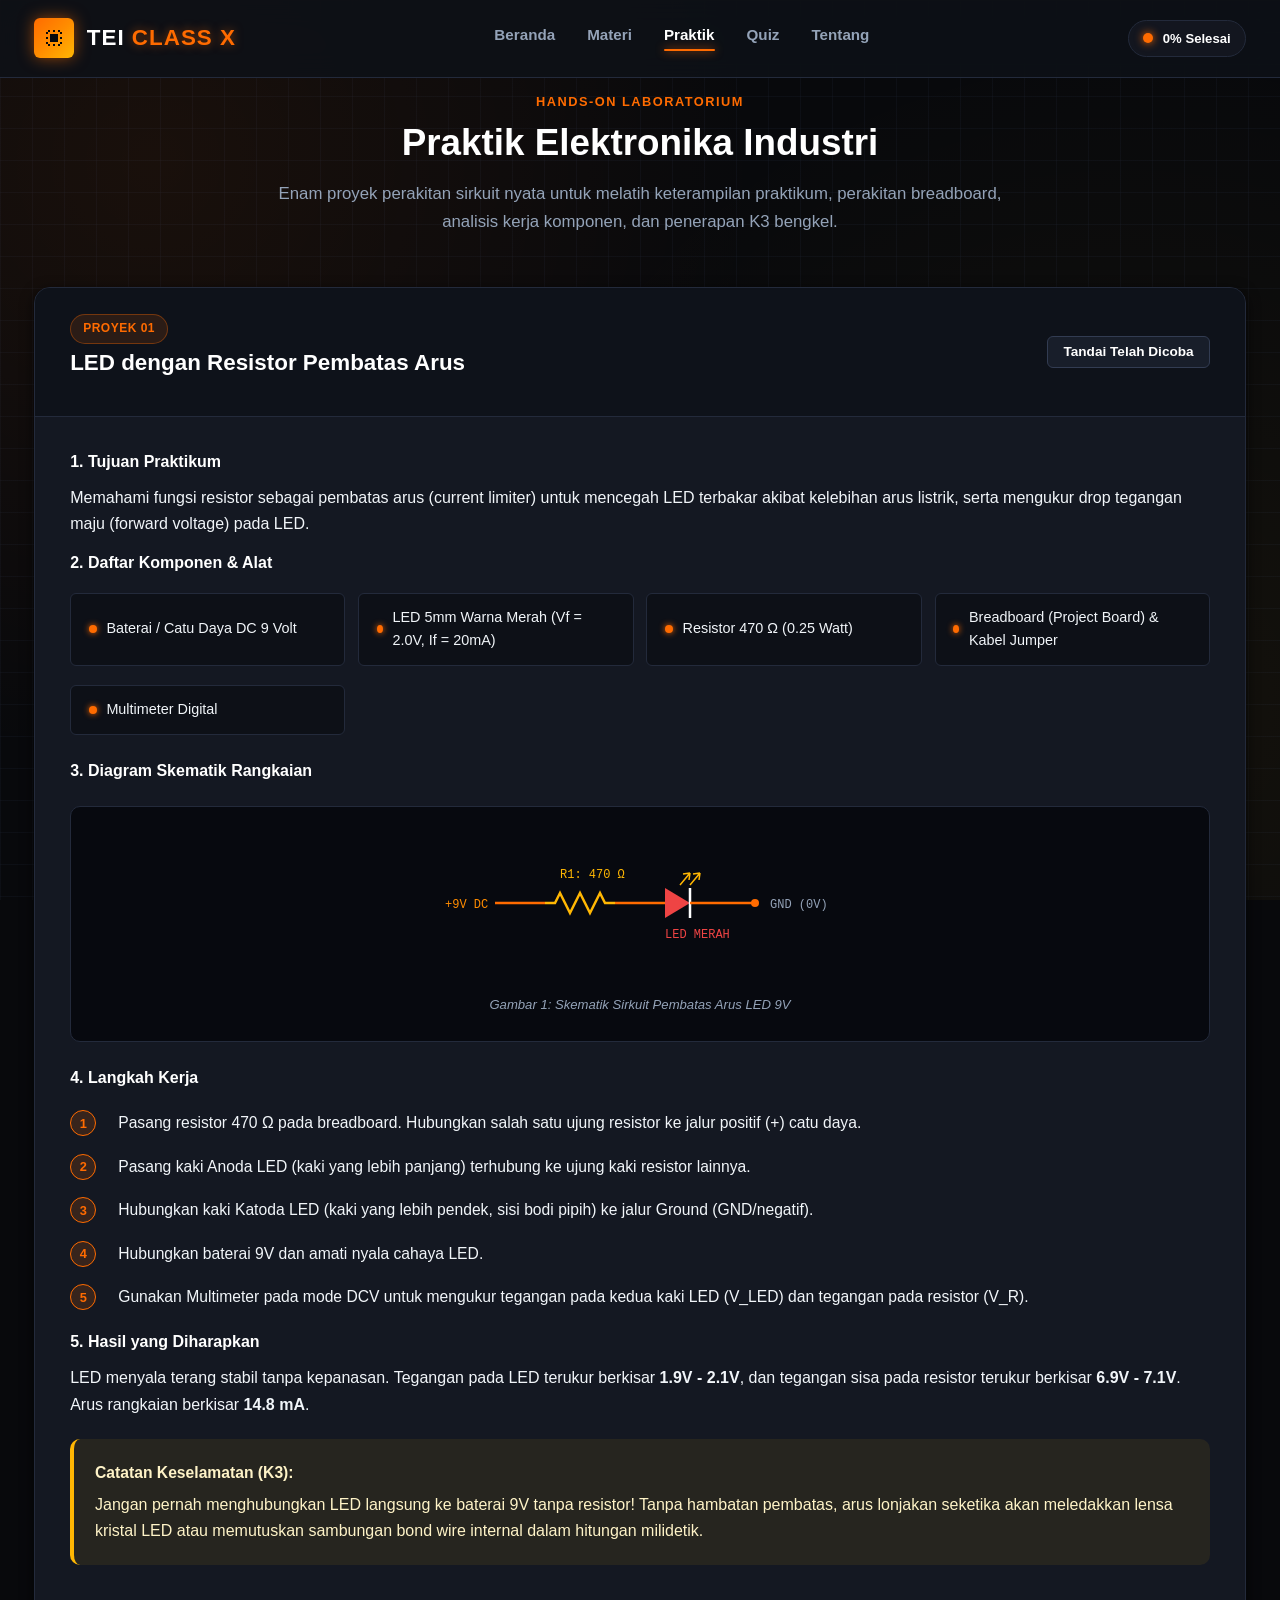
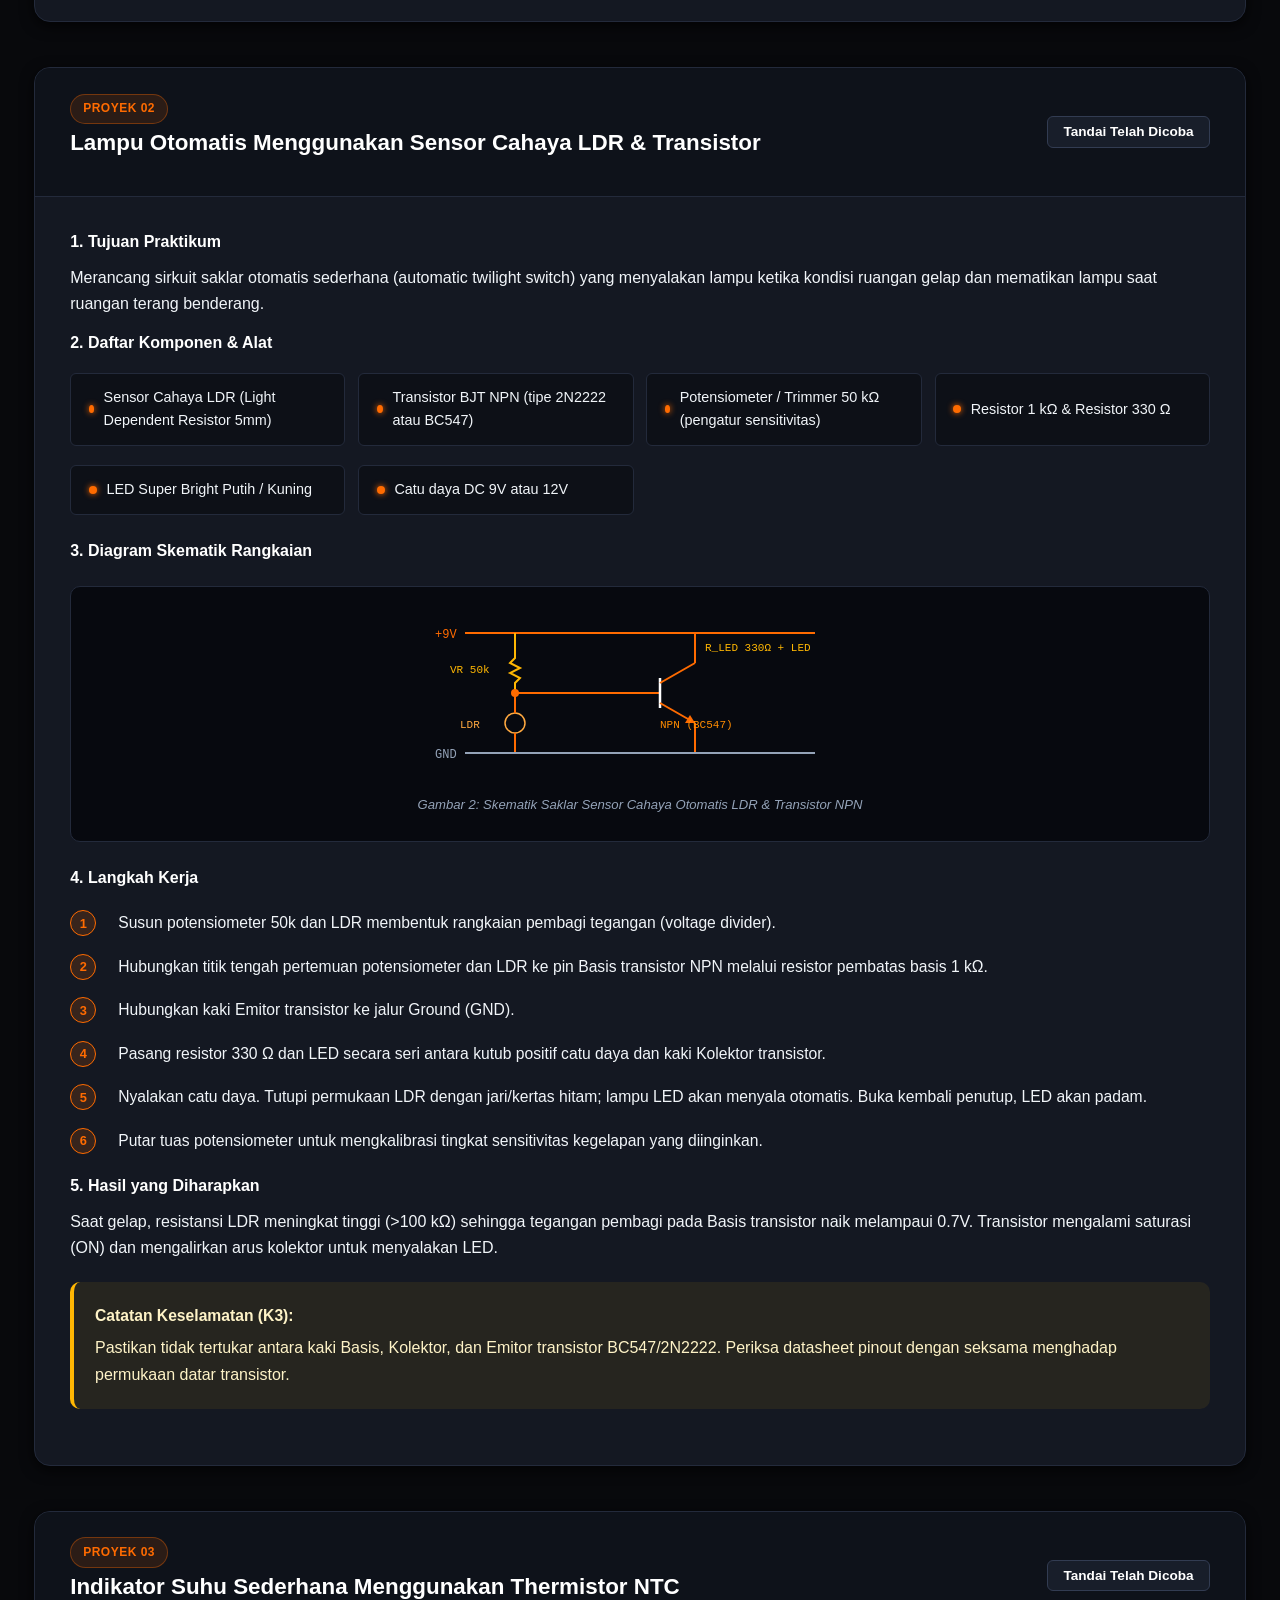
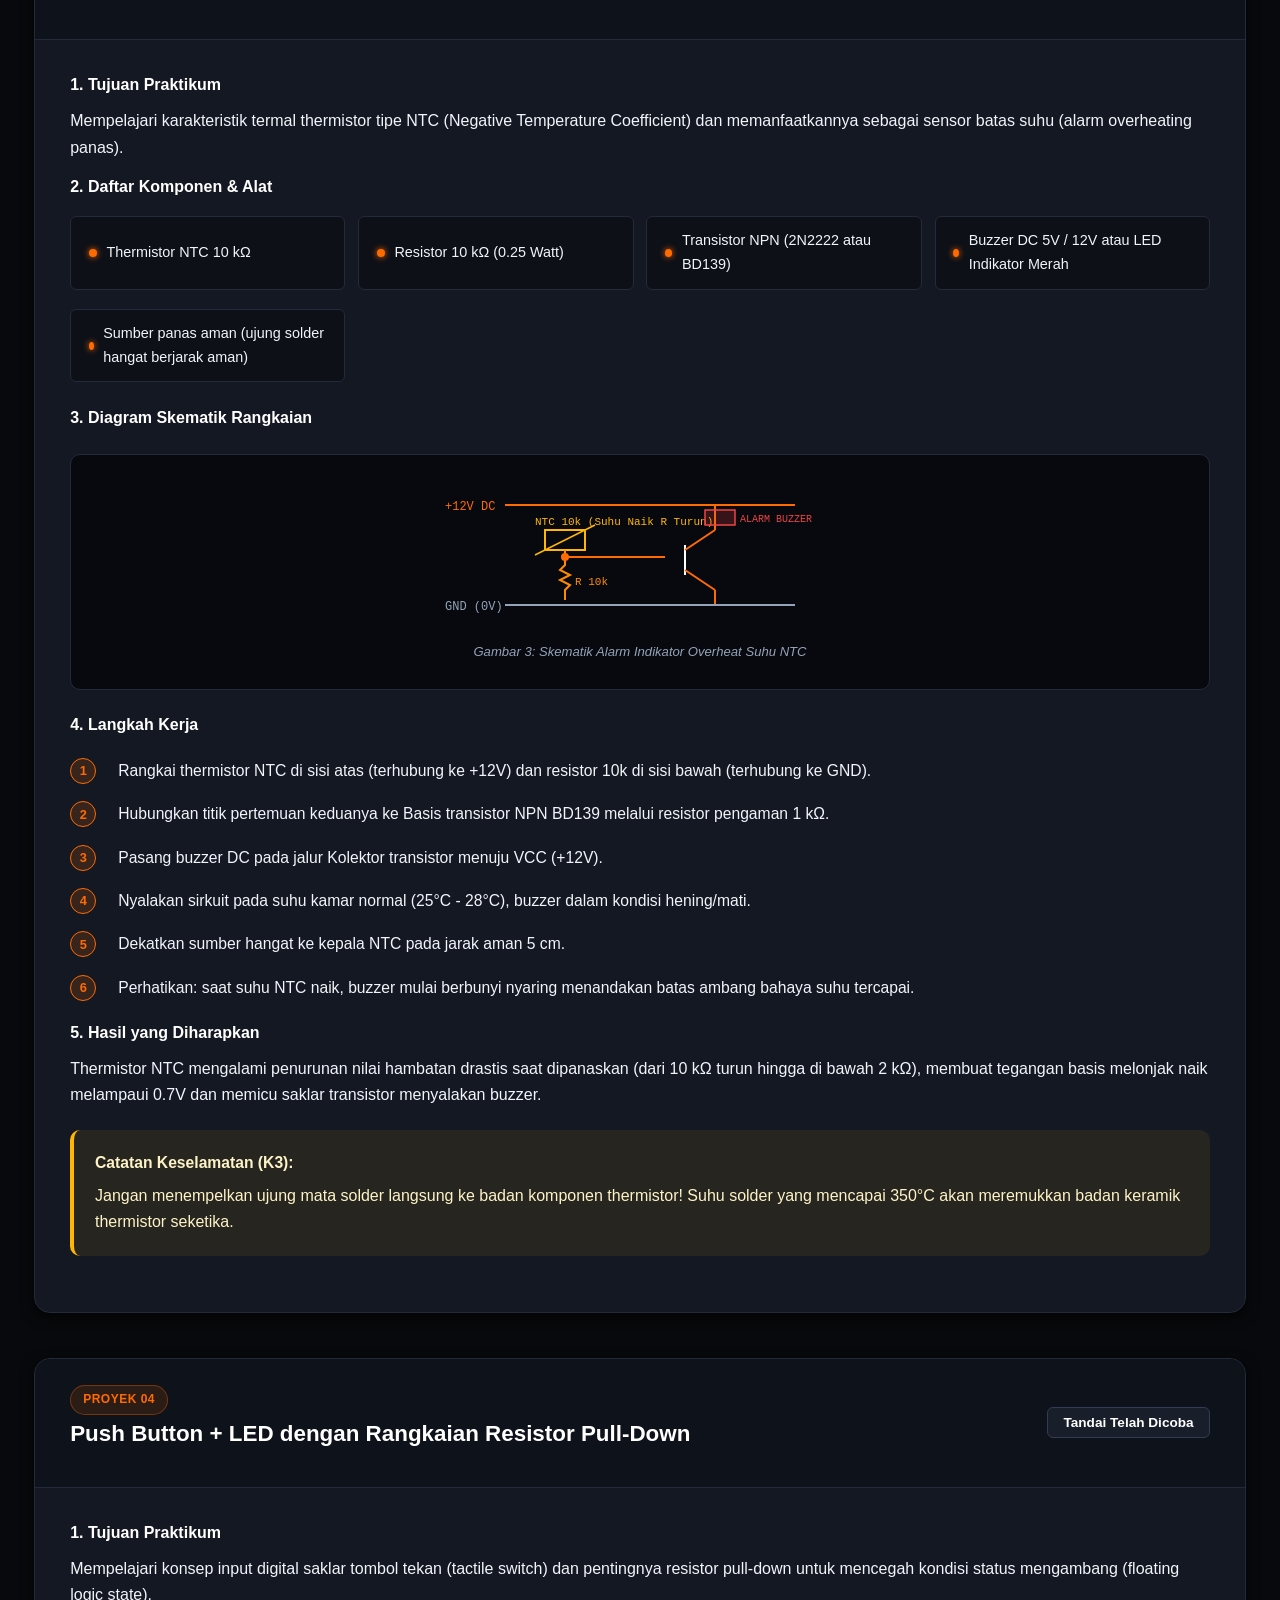
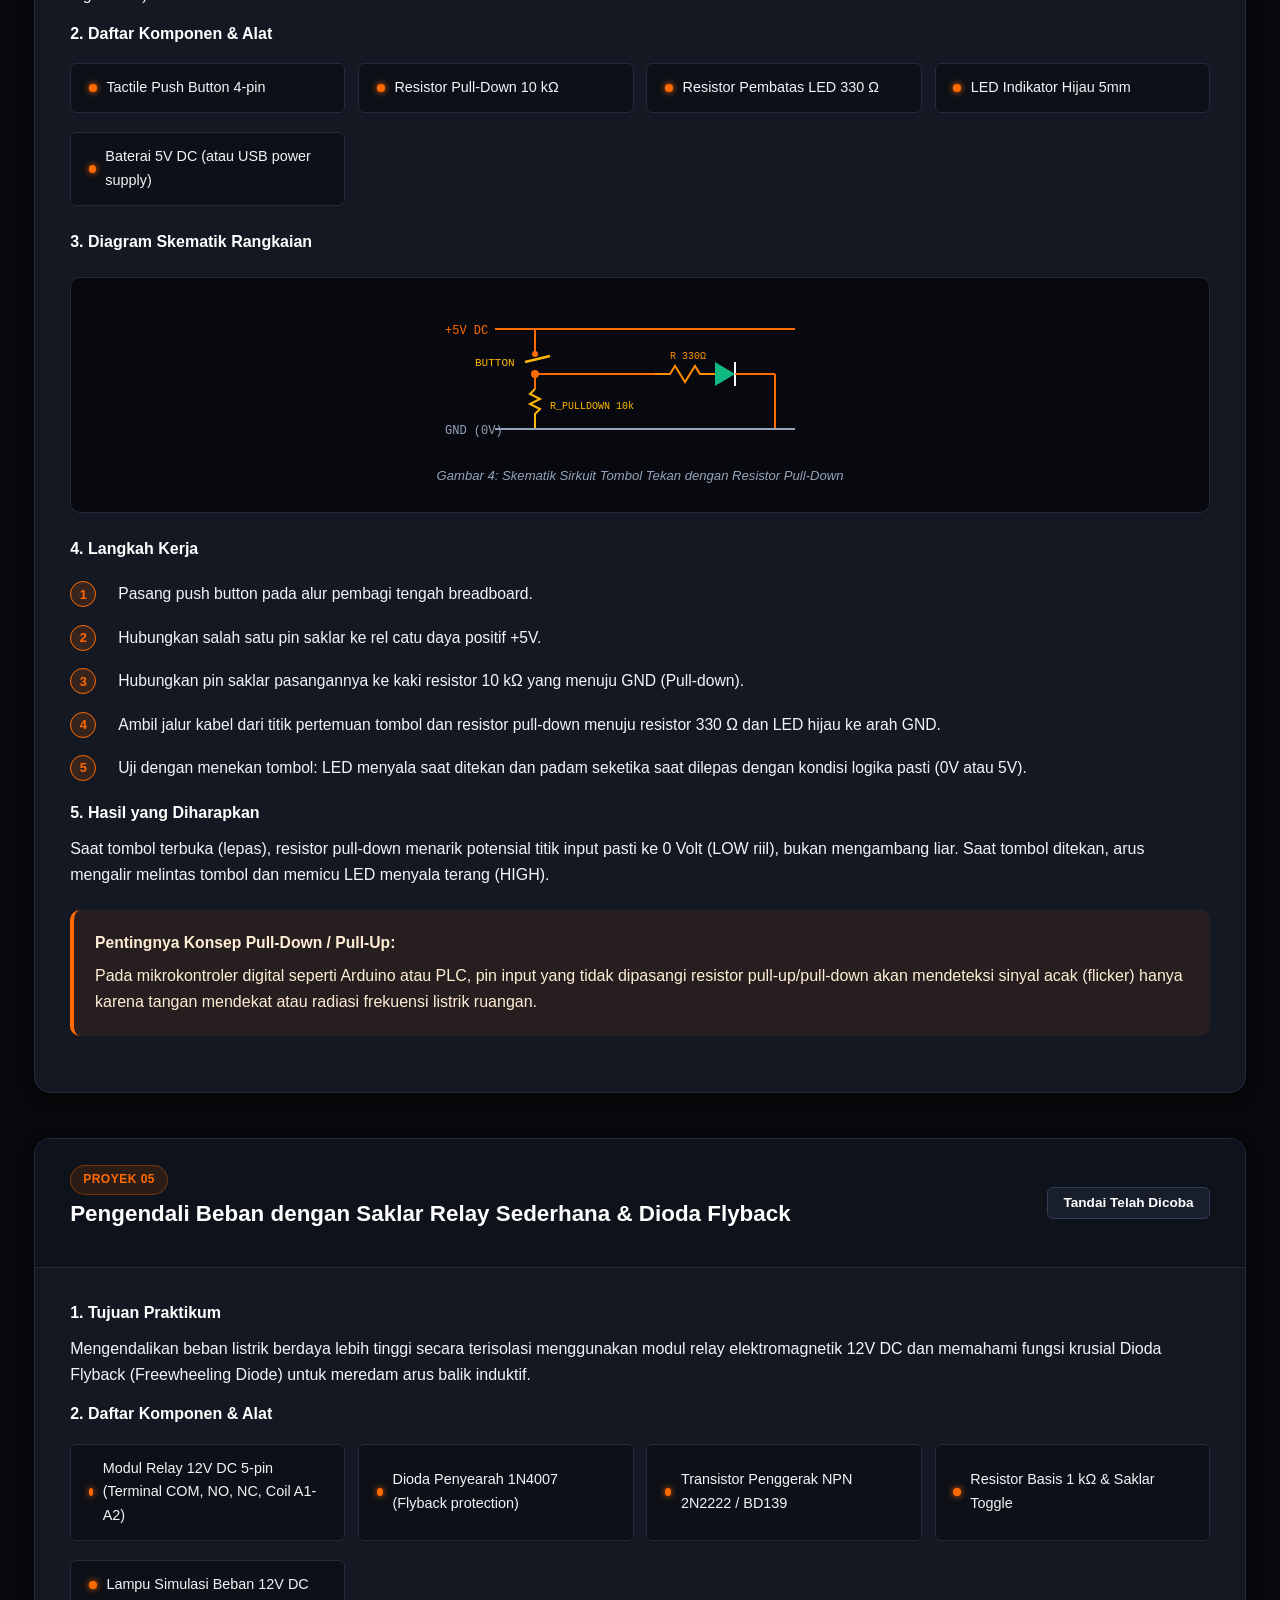
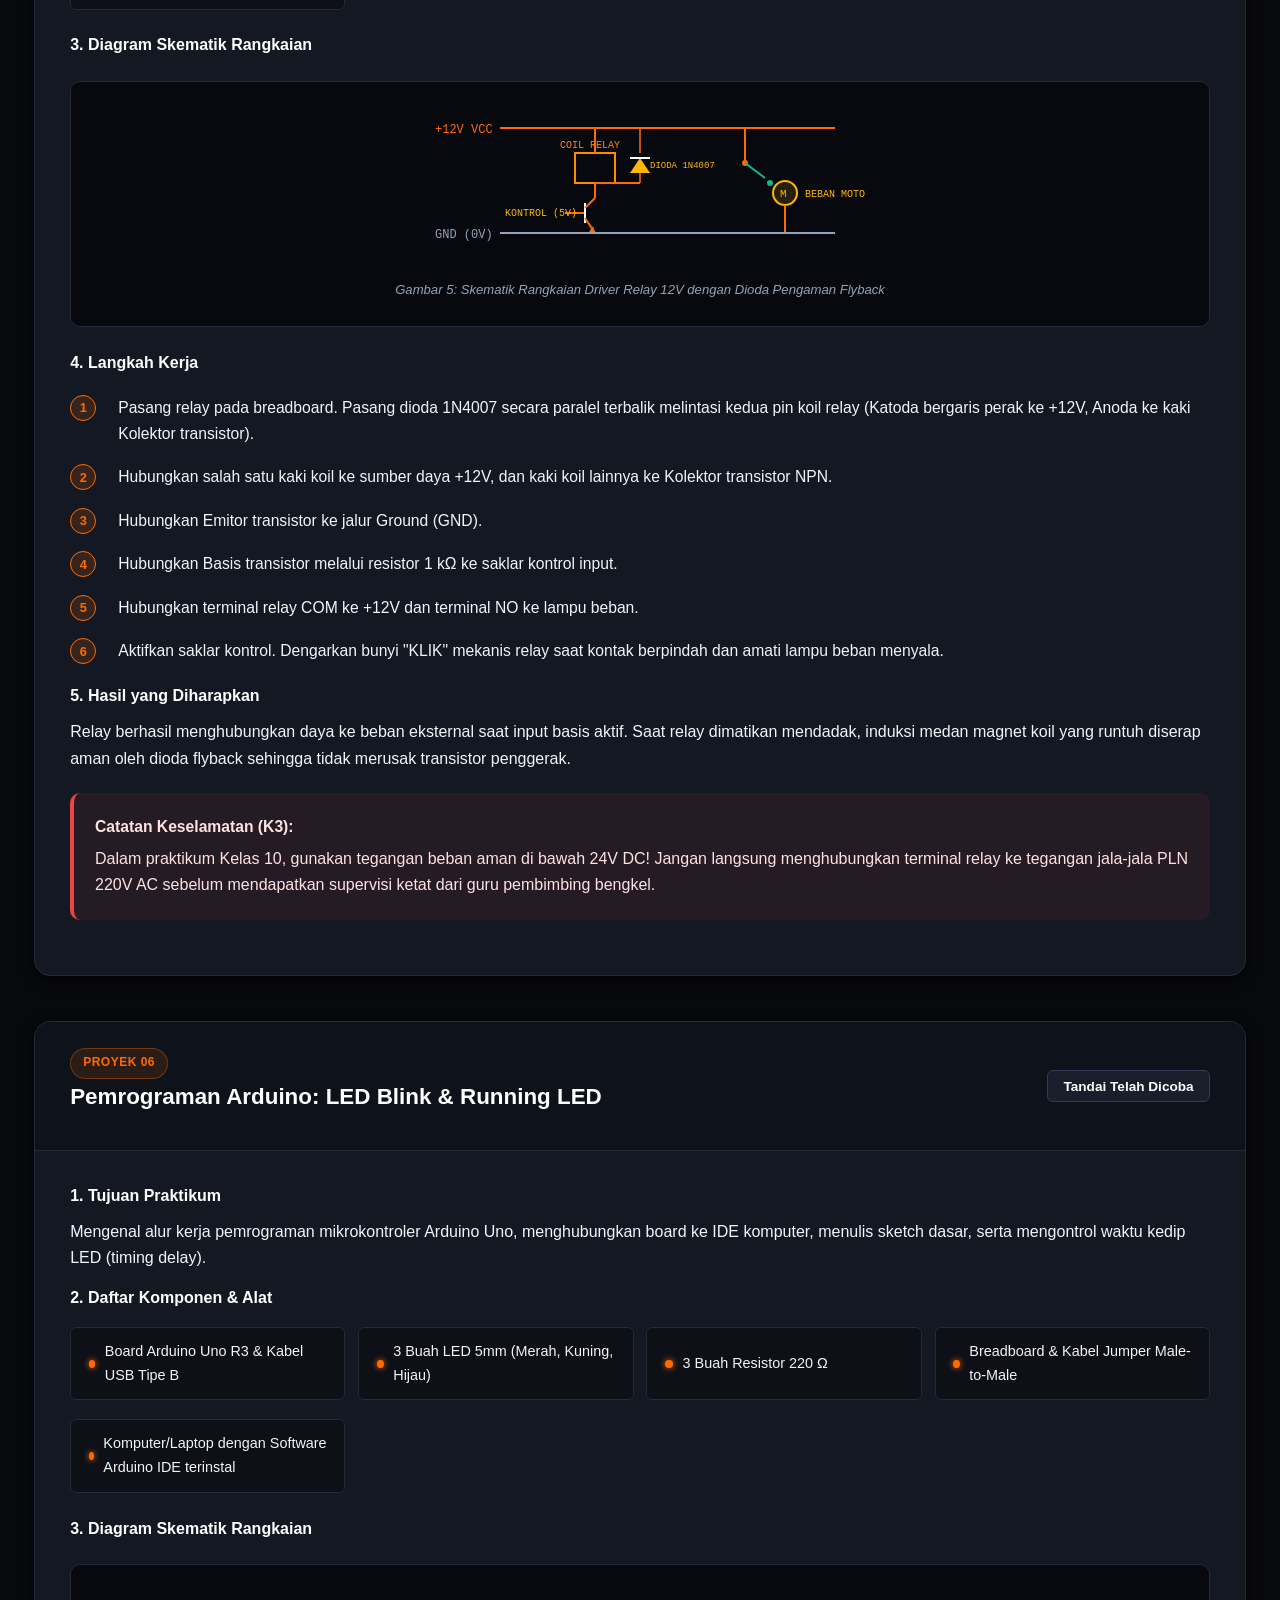
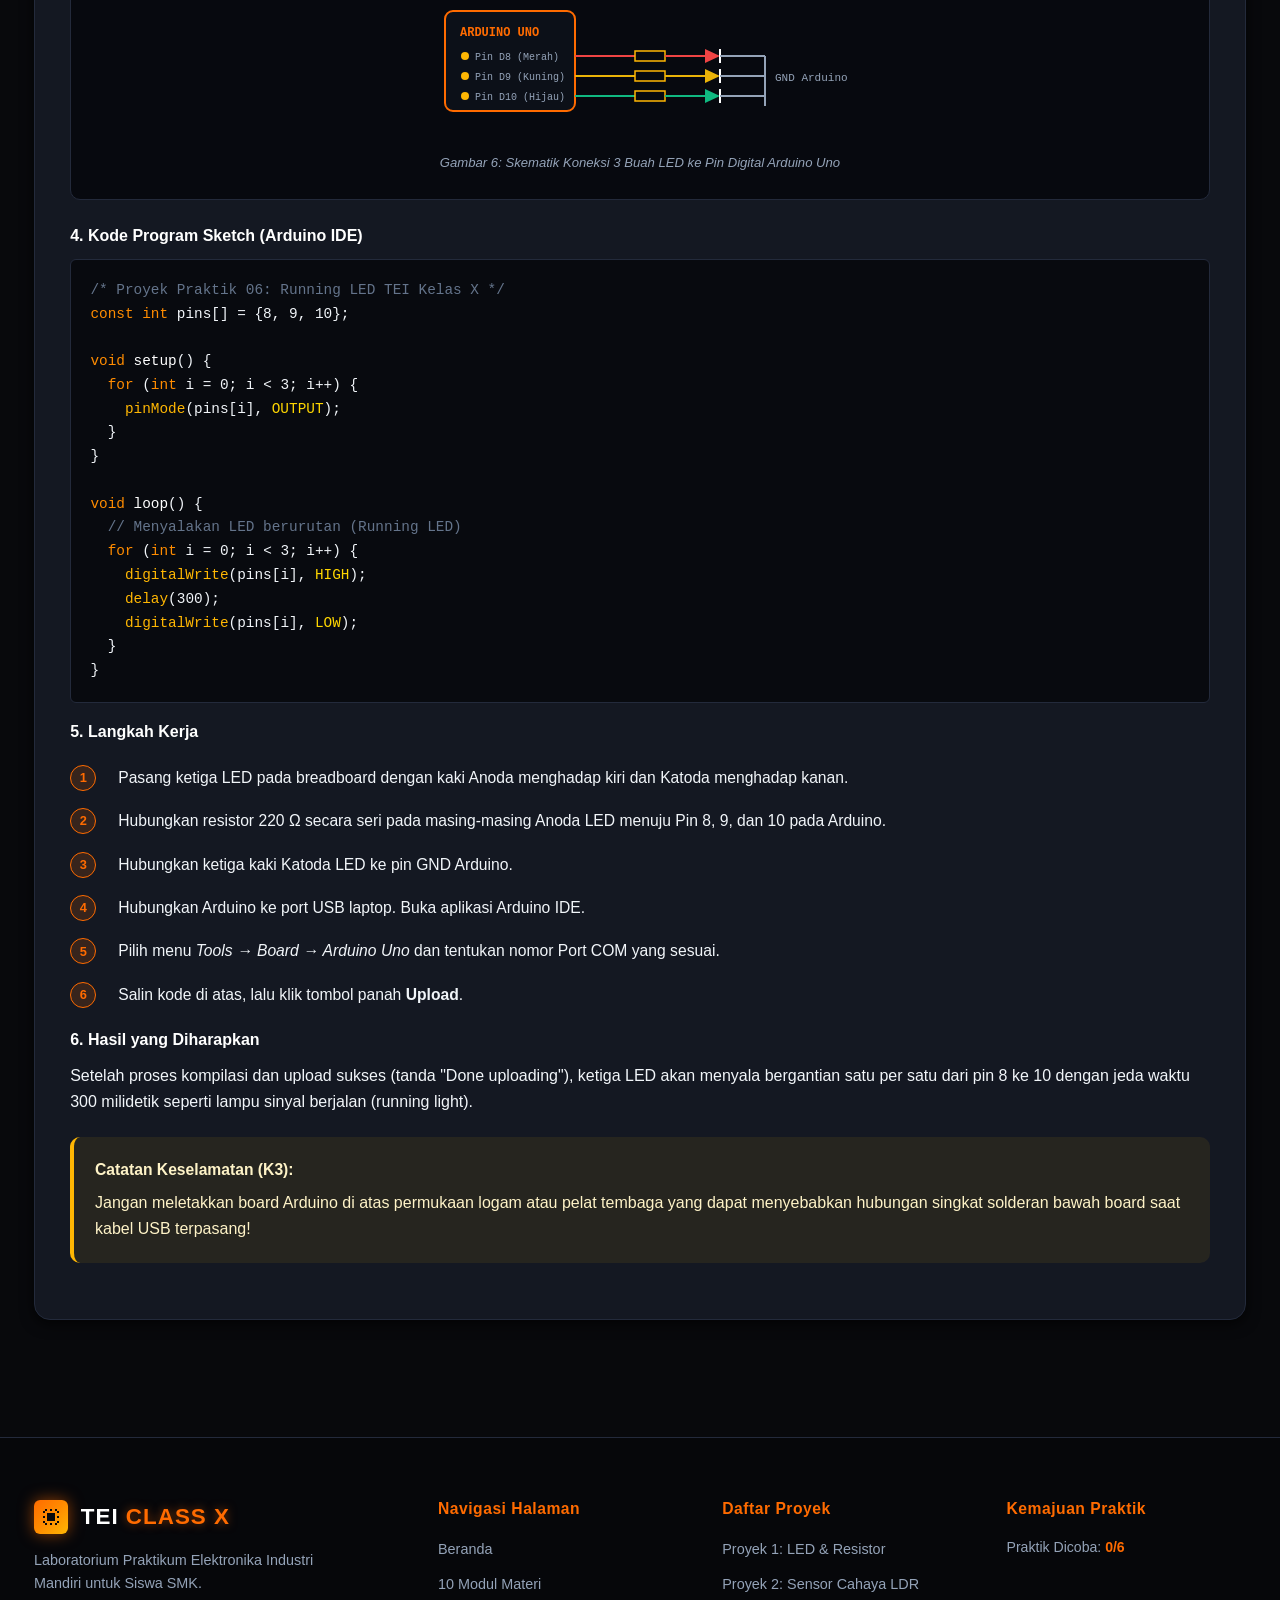
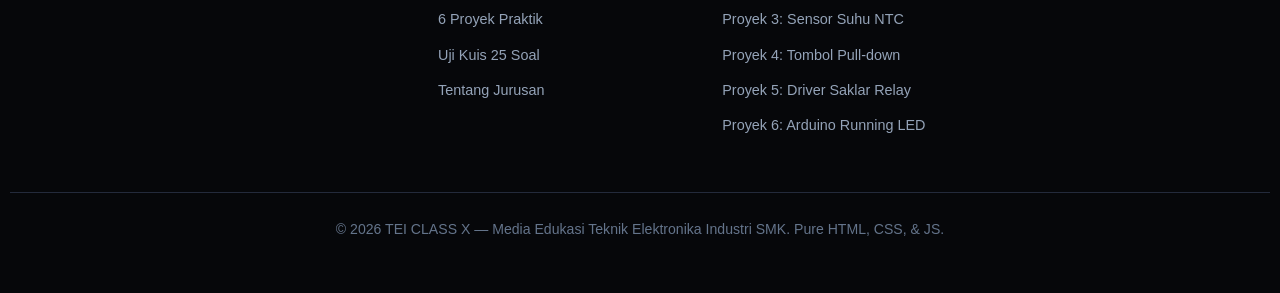
<file: praktik.html>
<!DOCTYPE html>
<html lang="id">
<head>
  <meta charset="UTF-8">
  <meta name="viewport" content="width=device-width, initial-scale=1.0">
  <title>Praktik Laboratorium Elektronika — TEI CLASS X</title>
  <meta name="description" content="6 Proyek Praktikum Dasar Elektronika Industri Kelas 10. Skematik rangkaian, alat bahan, langkah kerja, dan catatan K3.">
  <link rel="stylesheet" href="css/style.css">
</head>
<body>

  <!-- ==================== HEADER & NAVBAR ==================== -->
  <header class="navbar" id="navbar">
    <div class="container nav-container">
      <a href="index.html" class="brand-logo" aria-label="TEI CLASS X Beranda">
        <div class="brand-icon">
          <svg viewBox="0 0 24 24"><path d="M4 6h2v2H4V6zm0 5h2v2H4v-2zm0 5h2v2H4v-2zm14-10h2v2h-2V6zm0 5h2v2h-2v-2zm0 5h2v2h-2v-2zM6 4h2v2H6V4zm5 0h2v2h-2V4zm5 0h2v2h-2V4zM6 18h2v2H6v-2zm5 0h2v2h-2v-2zm5 0h2v2h-2v-2zM8 8h8v8H8V8z"/></svg>
        </div>
        <div class="brand-text">TEI <span>CLASS X</span></div>
      </a>

      <nav>
        <ul class="nav-menu" id="nav-menu">
          <li><a href="index.html" class="nav-link">Beranda</a></li>
          <li><a href="materi.html" class="nav-link">Materi</a></li>
          <li><a href="praktik.html" class="nav-link active">Praktik</a></li>
          <li><a href="quiz.html" class="nav-link">Quiz</a></li>
          <li><a href="tentang.html" class="nav-link">Tentang</a></li>
        </ul>
      </nav>

      <div class="nav-extra">
        <div class="nav-progress-badge">
          <span class="nav-progress-circle"></span>
          <span id="nav-progress-text">0% Selesai</span>
        </div>
        <button class="hamburger" id="hamburger-btn" aria-label="Buka Menu" aria-expanded="false">
          <span class="hamburger-box"><span class="hamburger-inner"></span></span>
        </button>
      </div>
    </div>
  </header>

  <!-- ==================== MAIN CONTENT ==================== -->
  <main>
    <div class="container">
      
      <!-- PAGE HEADER -->
      <div class="section-header">
        <span class="section-tag">Hands-on Laboratorium</span>
        <h1 class="section-title">Praktik Elektronika Industri</h1>
        <p class="section-desc">
          Enam proyek perakitan sirkuit nyata untuk melatih keterampilan praktikum, perakitan breadboard, analisis kerja komponen, dan penerapan K3 bengkel.
        </p>
      </div>

      <!-- PROYEK PRAKTIK 1 -->
      <article class="project-card" id="praktik-1">
        <div class="project-header">
          <div>
            <span class="badge badge-orange" style="margin-bottom: 0.3rem;">PROYEK 01</span>
            <h2 class="project-title">LED dengan Resistor Pembatas Arus</h2>
          </div>
          <button type="button" class="btn btn-sm btn-secondary praktik-toggle-btn" data-praktik-id="praktik-1">
            Tandai Telah Dicoba
          </button>
        </div>

        <div class="project-body">
          <h4>1. Tujuan Praktikum</h4>
          <p>
            Memahami fungsi resistor sebagai pembatas arus (current limiter) untuk mencegah LED terbakar akibat kelebihan arus listrik, serta mengukur drop tegangan maju (forward voltage) pada LED.
          </p>

          <h4>2. Daftar Komponen & Alat</h4>
          <ul class="component-checklist">
            <li class="component-item"><span class="component-bullet"></span> Baterai / Catu Daya DC 9 Volt</li>
            <li class="component-item"><span class="component-bullet"></span> LED 5mm Warna Merah (Vf = 2.0V, If = 20mA)</li>
            <li class="component-item"><span class="component-bullet"></span> Resistor 470 Ω (0.25 Watt)</li>
            <li class="component-item"><span class="component-bullet"></span> Breadboard (Project Board) & Kabel Jumper</li>
            <li class="component-item"><span class="component-bullet"></span> Multimeter Digital</li>
          </ul>

          <h4>3. Diagram Skematik Rangkaian</h4>
          <div class="schematic-wrapper">
            <svg viewBox="0 0 450 140" width="450" height="140">
              <text x="30" y="75" fill="#ff8c00" font-family="monospace" font-size="12">+9V DC</text>
              <line x1="80" y1="70" x2="130" y2="70" stroke="#ff6b00" stroke-width="2.5"/>
              
              <!-- Resistor R1 -->
              <path d="M 130 70 L 140 70 L 145 60 L 155 80 L 165 60 L 175 80 L 185 60 L 190 70 L 200 70" stroke="#ffb703" stroke-width="2.5" fill="none"/>
              <text x="145" y="45" fill="#ffb703" font-family="monospace" font-size="12">R1: 470 Ω</text>

              <line x1="200" y1="70" x2="250" y2="70" stroke="#ff6b00" stroke-width="2.5"/>

              <!-- LED 1 -->
              <polygon points="250,55 250,85 275,70" fill="#ef4444"/>
              <line x1="275" y1="55" x2="275" y2="85" stroke="#ffffff" stroke-width="2.5"/>
              <!-- Light Arrows -->
              <path d="M 265 52 L 275 40 M 275 40 L 268 41 M 275 40 L 274 47" stroke="#ffb703" stroke-width="1.5" fill="none"/>
              <path d="M 275 52 L 285 40 M 285 40 L 278 41 M 285 40 L 284 47" stroke="#ffb703" stroke-width="1.5" fill="none"/>
              <text x="250" y="105" fill="#ef4444" font-family="monospace" font-size="12">LED MERAH</text>

              <line x1="275" y1="70" x2="340" y2="70" stroke="#ff6b00" stroke-width="2.5"/>
              <circle cx="340" cy="70" r="4" fill="#ff6b00"/>
              <text x="355" y="75" fill="#94a3b8" font-family="monospace" font-size="12">GND (0V)</text>
            </svg>
            <div class="schematic-caption">Gambar 1: Skematik Sirkuit Pembatas Arus LED 9V</div>
          </div>

          <h4>4. Langkah Kerja</h4>
          <ol class="step-list">
            <li class="step-item">Pasang resistor 470 Ω pada breadboard. Hubungkan salah satu ujung resistor ke jalur positif (+) catu daya.</li>
            <li class="step-item">Pasang kaki Anoda LED (kaki yang lebih panjang) terhubung ke ujung kaki resistor lainnya.</li>
            <li class="step-item">Hubungkan kaki Katoda LED (kaki yang lebih pendek, sisi bodi pipih) ke jalur Ground (GND/negatif).</li>
            <li class="step-item">Hubungkan baterai 9V dan amati nyala cahaya LED.</li>
            <li class="step-item">Gunakan Multimeter pada mode DCV untuk mengukur tegangan pada kedua kaki LED (V_LED) dan tegangan pada resistor (V_R).</li>
          </ol>

          <h4>5. Hasil yang Diharapkan</h4>
          <p>
            LED menyala terang stabil tanpa kepanasan. Tegangan pada LED terukur berkisar <strong>1.9V - 2.1V</strong>, dan tegangan sisa pada resistor terukur berkisar <strong>6.9V - 7.1V</strong>. Arus rangkaian berkisar <strong>14.8 mA</strong>.
          </p>

          <div class="callout callout-warning">
            <div class="callout-title">Catatan Keselamatan (K3):</div>
            Jangan pernah menghubungkan LED langsung ke baterai 9V tanpa resistor! Tanpa hambatan pembatas, arus lonjakan seketika akan meledakkan lensa kristal LED atau memutuskan sambungan bond wire internal dalam hitungan milidetik.
          </div>
        </div>
      </article>

      <!-- PROYEK PRAKTIK 2 -->
      <article class="project-card" id="praktik-2">
        <div class="project-header">
          <div>
            <span class="badge badge-orange" style="margin-bottom: 0.3rem;">PROYEK 02</span>
            <h2 class="project-title">Lampu Otomatis Menggunakan Sensor Cahaya LDR & Transistor</h2>
          </div>
          <button type="button" class="btn btn-sm btn-secondary praktik-toggle-btn" data-praktik-id="praktik-2">
            Tandai Telah Dicoba
          </button>
        </div>

        <div class="project-body">
          <h4>1. Tujuan Praktikum</h4>
          <p>
            Merancang sirkuit saklar otomatis sederhana (automatic twilight switch) yang menyalakan lampu ketika kondisi ruangan gelap dan mematikan lampu saat ruangan terang benderang.
          </p>

          <h4>2. Daftar Komponen & Alat</h4>
          <ul class="component-checklist">
            <li class="component-item"><span class="component-bullet"></span> Sensor Cahaya LDR (Light Dependent Resistor 5mm)</li>
            <li class="component-item"><span class="component-bullet"></span> Transistor BJT NPN (tipe 2N2222 atau BC547)</li>
            <li class="component-item"><span class="component-bullet"></span> Potensiometer / Trimmer 50 kΩ (pengatur sensitivitas)</li>
            <li class="component-item"><span class="component-bullet"></span> Resistor 1 kΩ & Resistor 330 Ω</li>
            <li class="component-item"><span class="component-bullet"></span> LED Super Bright Putih / Kuning</li>
            <li class="component-item"><span class="component-bullet"></span> Catu daya DC 9V atau 12V</li>
          </ul>

          <h4>3. Diagram Skematik Rangkaian</h4>
          <div class="schematic-wrapper">
            <svg viewBox="0 0 450 160" width="450" height="160">
              <line x1="50" y1="20" x2="400" y2="20" stroke="#ff6b00" stroke-width="2"/>
              <text x="20" y="25" fill="#ff6b00" font-family="monospace" font-size="12">+9V</text>

              <!-- Potentiometer Top -->
              <path d="M 100 20 L 100 45 L 95 50 L 105 55 L 95 60 L 105 65 L 100 70 L 100 80" stroke="#ffb703" stroke-width="2" fill="none"/>
              <text x="35" y="60" fill="#ffb703" font-family="monospace" font-size="11">VR 50k</text>

              <circle cx="100" cy="80" r="4" fill="#ff6b00"/>
              <line x1="100" y1="80" x2="220" y2="80" stroke="#ff6b00" stroke-width="2"/>

              <!-- LDR Bottom to GND -->
              <circle cx="100" cy="110" r="10" stroke="#ffa940" stroke-width="1.5" fill="none"/>
              <line x1="100" y1="80" x2="100" y2="100" stroke="#ff6b00" stroke-width="2"/>
              <line x1="100" y1="120" x2="100" y2="140" stroke="#ff6b00" stroke-width="2"/>
              <text x="45" y="115" fill="#ffa940" font-family="monospace" font-size="11">LDR</text>

              <!-- Transistor 2N2222 -->
              <line x1="220" y1="80" x2="245" y2="80" stroke="#ff6b00" stroke-width="2"/>
              <line x1="245" y1="65" x2="245" y2="95" stroke="#ffffff" stroke-width="2.5"/>
              <line x1="245" y1="70" x2="280" y2="50" stroke="#ff6b00" stroke-width="2"/>
              <line x1="280" y1="50" x2="280" y2="20" stroke="#ff6b00" stroke-width="2"/>
              <text x="290" y="38" fill="#ffb703" font-family="monospace" font-size="11">R_LED 330Ω + LED</text>
              <line x1="245" y1="90" x2="280" y2="110" stroke="#ff6b00" stroke-width="2"/>
              <polygon points="275,102 280,110 270,110" fill="#ff6b00"/>
              <line x1="280" y1="110" x2="280" y2="140" stroke="#ff6b00" stroke-width="2"/>
              <text x="245" y="115" fill="#ff8c00" font-family="monospace" font-size="11">NPN (BC547)</text>

              <line x1="50" y1="140" x2="400" y2="140" stroke="#94a3b8" stroke-width="2"/>
              <text x="20" y="145" fill="#94a3b8" font-family="monospace" font-size="12">GND</text>
            </svg>
            <div class="schematic-caption">Gambar 2: Skematik Saklar Sensor Cahaya Otomatis LDR & Transistor NPN</div>
          </div>

          <h4>4. Langkah Kerja</h4>
          <ol class="step-list">
            <li class="step-item">Susun potensiometer 50k dan LDR membentuk rangkaian pembagi tegangan (voltage divider).</li>
            <li class="step-item">Hubungkan titik tengah pertemuan potensiometer dan LDR ke pin Basis transistor NPN melalui resistor pembatas basis 1 kΩ.</li>
            <li class="step-item">Hubungkan kaki Emitor transistor ke jalur Ground (GND).</li>
            <li class="step-item">Pasang resistor 330 Ω dan LED secara seri antara kutub positif catu daya dan kaki Kolektor transistor.</li>
            <li class="step-item">Nyalakan catu daya. Tutupi permukaan LDR dengan jari/kertas hitam; lampu LED akan menyala otomatis. Buka kembali penutup, LED akan padam.</li>
            <li class="step-item">Putar tuas potensiometer untuk mengkalibrasi tingkat sensitivitas kegelapan yang diinginkan.</li>
          </ol>

          <h4>5. Hasil yang Diharapkan</h4>
          <p>
            Saat gelap, resistansi LDR meningkat tinggi (>100 kΩ) sehingga tegangan pembagi pada Basis transistor naik melampaui 0.7V. Transistor mengalami saturasi (ON) dan mengalirkan arus kolektor untuk menyalakan LED.
          </p>

          <div class="callout callout-warning">
            <div class="callout-title">Catatan Keselamatan (K3):</div>
            Pastikan tidak tertukar antara kaki Basis, Kolektor, dan Emitor transistor BC547/2N2222. Periksa datasheet pinout dengan seksama menghadap permukaan datar transistor.
          </div>
        </div>
      </article>

      <!-- PROYEK PRAKTIK 3 -->
      <article class="project-card" id="praktik-3">
        <div class="project-header">
          <div>
            <span class="badge badge-orange" style="margin-bottom: 0.3rem;">PROYEK 03</span>
            <h2 class="project-title">Indikator Suhu Sederhana Menggunakan Thermistor NTC</h2>
          </div>
          <button type="button" class="btn btn-sm btn-secondary praktik-toggle-btn" data-praktik-id="praktik-3">
            Tandai Telah Dicoba
          </button>
        </div>

        <div class="project-body">
          <h4>1. Tujuan Praktikum</h4>
          <p>
            Mempelajari karakteristik termal thermistor tipe NTC (Negative Temperature Coefficient) dan memanfaatkannya sebagai sensor batas suhu (alarm overheating panas).
          </p>

          <h4>2. Daftar Komponen & Alat</h4>
          <ul class="component-checklist">
            <li class="component-item"><span class="component-bullet"></span> Thermistor NTC 10 kΩ</li>
            <li class="component-item"><span class="component-bullet"></span> Resistor 10 kΩ (0.25 Watt)</li>
            <li class="component-item"><span class="component-bullet"></span> Transistor NPN (2N2222 atau BD139)</li>
            <li class="component-item"><span class="component-bullet"></span> Buzzer DC 5V / 12V atau LED Indikator Merah</li>
            <li class="component-item"><span class="component-bullet"></span> Sumber panas aman (ujung solder hangat berjarak aman)</li>
          </ul>

          <h4>3. Diagram Skematik Rangkaian</h4>
          <div class="schematic-wrapper">
            <svg viewBox="0 0 450 140" width="450" height="140">
              <text x="30" y="30" fill="#ff6b00" font-family="monospace" font-size="12">+12V DC</text>
              <line x1="90" y1="25" x2="380" y2="25" stroke="#ff6b00" stroke-width="2"/>

              <text x="120" y="45" fill="#ffb703" font-family="monospace" font-size="11">NTC 10k (Suhu Naik R Turun)</text>
              <rect x="130" y="50" width="40" height="20" stroke="#ffb703" stroke-width="2" fill="none"/>
              <line x1="120" y1="75" x2="180" y2="45" stroke="#ffb703" stroke-width="1.5"/>

              <path d="M 150 70 L 150 85 L 145 90 L 155 95 L 145 100 L 155 105 L 150 110 L 150 120" stroke="#ff8c00" stroke-width="2" fill="none"/>
              <text x="160" y="105" fill="#ff8c00" font-family="monospace" font-size="11">R 10k</text>

              <circle cx="150" cy="77" r="4" fill="#ff6b00"/>
              <line x1="150" y1="77" x2="250" y2="77" stroke="#ff6b00" stroke-width="2"/>

              <line x1="270" y1="65" x2="270" y2="95" stroke="#ffffff" stroke-width="2"/>
              <line x1="270" y1="70" x2="300" y2="50" stroke="#ff6b00" stroke-width="2"/>
              <line x1="300" y1="50" x2="300" y2="25" stroke="#ff6b00" stroke-width="2"/>
              <rect x="290" y="30" width="30" height="15" stroke="#ef4444" stroke-width="1.5" fill="#ef444433"/>
              <text x="325" y="42" fill="#ef4444" font-family="monospace" font-size="10">ALARM BUZZER</text>

              <line x1="270" y1="90" x2="300" y2="110" stroke="#ff6b00" stroke-width="2"/>
              <line x1="300" y1="110" x2="300" y2="125" stroke="#ff6b00" stroke-width="2"/>

              <line x1="90" y1="125" x2="380" y2="125" stroke="#94a3b8" stroke-width="2"/>
              <text x="30" y="130" fill="#94a3b8" font-family="monospace" font-size="12">GND (0V)</text>
            </svg>
            <div class="schematic-caption">Gambar 3: Skematik Alarm Indikator Overheat Suhu NTC</div>
          </div>

          <h4>4. Langkah Kerja</h4>
          <ol class="step-list">
            <li class="step-item">Rangkai thermistor NTC di sisi atas (terhubung ke +12V) dan resistor 10k di sisi bawah (terhubung ke GND).</li>
            <li class="step-item">Hubungkan titik pertemuan keduanya ke Basis transistor NPN BD139 melalui resistor pengaman 1 kΩ.</li>
            <li class="step-item">Pasang buzzer DC pada jalur Kolektor transistor menuju VCC (+12V).</li>
            <li class="step-item">Nyalakan sirkuit pada suhu kamar normal (25°C - 28°C), buzzer dalam kondisi hening/mati.</li>
            <li class="step-item">Dekatkan sumber hangat ke kepala NTC pada jarak aman 5 cm.</li>
            <li class="step-item">Perhatikan: saat suhu NTC naik, buzzer mulai berbunyi nyaring menandakan batas ambang bahaya suhu tercapai.</li>
          </ol>

          <h4>5. Hasil yang Diharapkan</h4>
          <p>
            Thermistor NTC mengalami penurunan nilai hambatan drastis saat dipanaskan (dari 10 kΩ turun hingga di bawah 2 kΩ), membuat tegangan basis melonjak naik melampaui 0.7V dan memicu saklar transistor menyalakan buzzer.
          </p>

          <div class="callout callout-warning">
            <div class="callout-title">Catatan Keselamatan (K3):</div>
            Jangan menempelkan ujung mata solder langsung ke badan komponen thermistor! Suhu solder yang mencapai 350°C akan meremukkan badan keramik thermistor seketika.
          </div>
        </div>
      </article>

      <!-- PROYEK PRAKTIK 4 -->
      <article class="project-card" id="praktik-4">
        <div class="project-header">
          <div>
            <span class="badge badge-orange" style="margin-bottom: 0.3rem;">PROYEK 04</span>
            <h2 class="project-title">Push Button + LED dengan Rangkaian Resistor Pull-Down</h2>
          </div>
          <button type="button" class="btn btn-sm btn-secondary praktik-toggle-btn" data-praktik-id="praktik-4">
            Tandai Telah Dicoba
          </button>
        </div>

        <div class="project-body">
          <h4>1. Tujuan Praktikum</h4>
          <p>
            Mempelajari konsep input digital saklar tombol tekan (tactile switch) dan pentingnya resistor pull-down untuk mencegah kondisi status mengambang (floating logic state).
          </p>

          <h4>2. Daftar Komponen & Alat</h4>
          <ul class="component-checklist">
            <li class="component-item"><span class="component-bullet"></span> Tactile Push Button 4-pin</li>
            <li class="component-item"><span class="component-bullet"></span> Resistor Pull-Down 10 kΩ</li>
            <li class="component-item"><span class="component-bullet"></span> Resistor Pembatas LED 330 Ω</li>
            <li class="component-item"><span class="component-bullet"></span> LED Indikator Hijau 5mm</li>
            <li class="component-item"><span class="component-bullet"></span> Baterai 5V DC (atau USB power supply)</li>
          </ul>

          <h4>3. Diagram Skematik Rangkaian</h4>
          <div class="schematic-wrapper">
            <svg viewBox="0 0 450 140" width="450" height="140">
              <text x="30" y="30" fill="#ff6b00" font-family="monospace" font-size="12">+5V DC</text>
              <line x1="80" y1="25" x2="380" y2="25" stroke="#ff6b00" stroke-width="2"/>

              <!-- Button -->
              <line x1="120" y1="25" x2="120" y2="50" stroke="#ff6b00" stroke-width="2"/>
              <circle cx="120" cy="50" r="3" fill="#ff6b00"/>
              <circle cx="120" cy="70" r="3" fill="#ff6b00"/>
              <line x1="110" y1="58" x2="135" y2="52" stroke="#ffb703" stroke-width="2.5"/>
              <text x="60" y="62" fill="#ffb703" font-family="monospace" font-size="11">BUTTON</text>

              <circle cx="120" cy="70" r="4" fill="#ff6b00"/>
              <line x1="120" y1="70" x2="120" y2="85" stroke="#ff6b00" stroke-width="2"/>
              <line x1="120" y1="70" x2="240" y2="70" stroke="#ff6b00" stroke-width="2"/>

              <path d="M 120 85 L 115 90 L 125 95 L 115 100 L 125 105 L 120 110 L 120 125" stroke="#ffb703" stroke-width="2" fill="none"/>
              <text x="135" y="105" fill="#ffb703" font-family="monospace" font-size="10">R_PULLDOWN 10k</text>

              <path d="M 240 70 L 255 70 L 260 62 L 270 78 L 280 62 L 285 70 L 300 70" stroke="#ff8c00" stroke-width="2" fill="none"/>
              <text x="255" y="55" fill="#ff8c00" font-family="monospace" font-size="10">R 330Ω</text>
              <polygon points="300,58 300,82 320,70" fill="#10b981"/>
              <line x1="320" y1="58" x2="320" y2="82" stroke="#ffffff" stroke-width="2"/>
              <line x1="320" y1="70" x2="360" y2="70" stroke="#ff6b00" stroke-width="2"/>
              <line x1="360" y1="70" x2="360" y2="125" stroke="#ff6b00" stroke-width="2"/>

              <line x1="80" y1="125" x2="380" y2="125" stroke="#94a3b8" stroke-width="2"/>
              <text x="30" y="130" fill="#94a3b8" font-family="monospace" font-size="12">GND (0V)</text>
            </svg>
            <div class="schematic-caption">Gambar 4: Skematik Sirkuit Tombol Tekan dengan Resistor Pull-Down</div>
          </div>

          <h4>4. Langkah Kerja</h4>
          <ol class="step-list">
            <li class="step-item">Pasang push button pada alur pembagi tengah breadboard.</li>
            <li class="step-item">Hubungkan salah satu pin saklar ke rel catu daya positif +5V.</li>
            <li class="step-item">Hubungkan pin saklar pasangannya ke kaki resistor 10 kΩ yang menuju GND (Pull-down).</li>
            <li class="step-item">Ambil jalur kabel dari titik pertemuan tombol dan resistor pull-down menuju resistor 330 Ω dan LED hijau ke arah GND.</li>
            <li class="step-item">Uji dengan menekan tombol: LED menyala saat ditekan dan padam seketika saat dilepas dengan kondisi logika pasti (0V atau 5V).</li>
          </ol>

          <h4>5. Hasil yang Diharapkan</h4>
          <p>
            Saat tombol terbuka (lepas), resistor pull-down menarik potensial titik input pasti ke 0 Volt (LOW riil), bukan mengambang liar. Saat tombol ditekan, arus mengalir melintas tombol dan memicu LED menyala terang (HIGH).
          </p>

          <div class="callout callout-info">
            <div class="callout-title">Pentingnya Konsep Pull-Down / Pull-Up:</div>
            Pada mikrokontroler digital seperti Arduino atau PLC, pin input yang tidak dipasangi resistor pull-up/pull-down akan mendeteksi sinyal acak (flicker) hanya karena tangan mendekat atau radiasi frekuensi listrik ruangan.
          </div>
        </div>
      </article>

      <!-- PROYEK PRAKTIK 5 -->
      <article class="project-card" id="praktik-5">
        <div class="project-header">
          <div>
            <span class="badge badge-orange" style="margin-bottom: 0.3rem;">PROYEK 05</span>
            <h2 class="project-title">Pengendali Beban dengan Saklar Relay Sederhana & Dioda Flyback</h2>
          </div>
          <button type="button" class="btn btn-sm btn-secondary praktik-toggle-btn" data-praktik-id="praktik-5">
            Tandai Telah Dicoba
          </button>
        </div>

        <div class="project-body">
          <h4>1. Tujuan Praktikum</h4>
          <p>
            Mengendalikan beban listrik berdaya lebih tinggi secara terisolasi menggunakan modul relay elektromagnetik 12V DC dan memahami fungsi krusial Dioda Flyback (Freewheeling Diode) untuk meredam arus balik induktif.
          </p>

          <h4>2. Daftar Komponen & Alat</h4>
          <ul class="component-checklist">
            <li class="component-item"><span class="component-bullet"></span> Modul Relay 12V DC 5-pin (Terminal COM, NO, NC, Coil A1-A2)</li>
            <li class="component-item"><span class="component-bullet"></span> Dioda Penyearah 1N4007 (Flyback protection)</li>
            <li class="component-item"><span class="component-bullet"></span> Transistor Penggerak NPN 2N2222 / BD139</li>
            <li class="component-item"><span class="component-bullet"></span> Resistor Basis 1 kΩ & Saklar Toggle</li>
            <li class="component-item"><span class="component-bullet"></span> Lampu Simulasi Beban 12V DC</li>
          </ul>

          <h4>3. Diagram Skematik Rangkaian</h4>
          <div class="schematic-wrapper">
            <svg viewBox="0 0 450 150" width="450" height="150">
              <text x="20" y="25" fill="#ff6b00" font-family="monospace" font-size="12">+12V VCC</text>
              <line x1="85" y1="20" x2="420" y2="20" stroke="#ff6b00" stroke-width="2"/>

              <rect x="160" y="45" width="40" height="30" stroke="#ff8c00" stroke-width="2" fill="none"/>
              <text x="145" y="40" fill="#ff8c00" font-family="monospace" font-size="10">COIL RELAY</text>
              <line x1="180" y1="20" x2="180" y2="45" stroke="#ff6b00" stroke-width="2"/>

              <line x1="225" y1="20" x2="225" y2="45" stroke="#ff6b00" stroke-width="1.5"/>
              <polygon points="225,50 215,65 235,65" fill="#ffb703"/>
              <line x1="215" y1="50" x2="235" y2="50" stroke="#ffffff" stroke-width="2"/>
              <line x1="225" y1="65" x2="225" y2="75" stroke="#ff6b00" stroke-width="1.5"/>
              <text x="235" y="60" fill="#ffb703" font-family="monospace" font-size="9">DIODA 1N4007</text>

              <line x1="180" y1="75" x2="180" y2="90" stroke="#ff6b00" stroke-width="2"/>
              <line x1="225" y1="75" x2="180" y2="75" stroke="#ff6b00" stroke-width="2"/>

              <line x1="150" y1="105" x2="170" y2="105" stroke="#ff6b00" stroke-width="2"/>
              <line x1="170" y1="95" x2="170" y2="115" stroke="#ffffff" stroke-width="2"/>
              <line x1="170" y1="100" x2="180" y2="90" stroke="#ff6b00" stroke-width="2"/>
              <line x1="170" y1="110" x2="180" y2="125" stroke="#ff6b00" stroke-width="2"/>
              <polygon points="178,118 180,125 174,124" fill="#ff6b00"/>
              <text x="90" y="108" fill="#ffb703" font-family="monospace" font-size="10">KONTROL (5V)</text>

              <line x1="330" y1="20" x2="330" y2="55" stroke="#ff6b00" stroke-width="2"/>
              <circle cx="330" cy="55" r="3" fill="#ff6b00"/>
              <line x1="330" y1="55" x2="350" y2="70" stroke="#10b981" stroke-width="2"/>
              <circle cx="355" cy="75" r="3" fill="#10b981"/>
              <circle cx="370" cy="85" r="12" stroke="#ffb703" stroke-width="2" fill="#ffb70322"/>
              <text x="365" y="89" fill="#ffb703" font-family="monospace" font-size="11">M</text>
              <text x="390" y="89" fill="#ffb703" font-family="monospace" font-size="10">BEBAN MOTOR/LAMPU</text>
              <line x1="370" y1="97" x2="370" y2="125" stroke="#ff6b00" stroke-width="2"/>

              <line x1="85" y1="125" x2="420" y2="125" stroke="#94a3b8" stroke-width="2"/>
              <text x="20" y="130" fill="#94a3b8" font-family="monospace" font-size="12">GND (0V)</text>
            </svg>
            <div class="schematic-caption">Gambar 5: Skematik Rangkaian Driver Relay 12V dengan Dioda Pengaman Flyback</div>
          </div>

          <h4>4. Langkah Kerja</h4>
          <ol class="step-list">
            <li class="step-item">Pasang relay pada breadboard. Pasang dioda 1N4007 secara paralel terbalik melintasi kedua pin koil relay (Katoda bergaris perak ke +12V, Anoda ke kaki Kolektor transistor).</li>
            <li class="step-item">Hubungkan salah satu kaki koil ke sumber daya +12V, dan kaki koil lainnya ke Kolektor transistor NPN.</li>
            <li class="step-item">Hubungkan Emitor transistor ke jalur Ground (GND).</li>
            <li class="step-item">Hubungkan Basis transistor melalui resistor 1 kΩ ke saklar kontrol input.</li>
            <li class="step-item">Hubungkan terminal relay COM ke +12V dan terminal NO ke lampu beban.</li>
            <li class="step-item">Aktifkan saklar kontrol. Dengarkan bunyi "KLIK" mekanis relay saat kontak berpindah dan amati lampu beban menyala.</li>
          </ol>

          <h4>5. Hasil yang Diharapkan</h4>
          <p>
            Relay berhasil menghubungkan daya ke beban eksternal saat input basis aktif. Saat relay dimatikan mendadak, induksi medan magnet koil yang runtuh diserap aman oleh dioda flyback sehingga tidak merusak transistor penggerak.
          </p>

          <div class="callout callout-danger">
            <div class="callout-title">Catatan Keselamatan (K3):</div>
            Dalam praktikum Kelas 10, gunakan tegangan beban aman di bawah 24V DC! Jangan langsung menghubungkan terminal relay ke tegangan jala-jala PLN 220V AC sebelum mendapatkan supervisi ketat dari guru pembimbing bengkel.
          </div>
        </div>
      </article>

      <!-- PROYEK PRAKTIK 6 -->
      <article class="project-card" id="praktik-6">
        <div class="project-header">
          <div>
            <span class="badge badge-orange" style="margin-bottom: 0.3rem;">PROYEK 06</span>
            <h2 class="project-title">Pemrograman Arduino: LED Blink & Running LED</h2>
          </div>
          <button type="button" class="btn btn-sm btn-secondary praktik-toggle-btn" data-praktik-id="praktik-6">
            Tandai Telah Dicoba
          </button>
        </div>

        <div class="project-body">
          <h4>1. Tujuan Praktikum</h4>
          <p>
            Mengenal alur kerja pemrograman mikrokontroler Arduino Uno, menghubungkan board ke IDE komputer, menulis sketch dasar, serta mengontrol waktu kedip LED (timing delay).
          </p>

          <h4>2. Daftar Komponen & Alat</h4>
          <ul class="component-checklist">
            <li class="component-item"><span class="component-bullet"></span> Board Arduino Uno R3 & Kabel USB Tipe B</li>
            <li class="component-item"><span class="component-bullet"></span> 3 Buah LED 5mm (Merah, Kuning, Hijau)</li>
            <li class="component-item"><span class="component-bullet"></span> 3 Buah Resistor 220 Ω</li>
            <li class="component-item"><span class="component-bullet"></span> Breadboard & Kabel Jumper Male-to-Male</li>
            <li class="component-item"><span class="component-bullet"></span> Komputer/Laptop dengan Software Arduino IDE terinstal</li>
          </ul>

          <h4>3. Diagram Skematik Rangkaian</h4>
          <div class="schematic-wrapper">
            <svg viewBox="0 0 450 140" width="450" height="140">
              <rect x="30" y="20" width="130" height="100" rx="8" stroke="#ff6b00" stroke-width="2" fill="#0c1018"/>
              <text x="45" y="45" fill="#ff6b00" font-family="monospace" font-size="12" font-weight="bold">ARDUINO UNO</text>
              <circle cx="50" cy="65" r="4" fill="#ffb703"/>
              <text x="60" y="69" fill="#94a3b8" font-family="monospace" font-size="10">Pin D8 (Merah)</text>
              <circle cx="50" cy="85" r="4" fill="#ffb703"/>
              <text x="60" y="89" fill="#94a3b8" font-family="monospace" font-size="10">Pin D9 (Kuning)</text>
              <circle cx="50" cy="105" r="4" fill="#ffb703"/>
              <text x="60" y="109" fill="#94a3b8" font-family="monospace" font-size="10">Pin D10 (Hijau)</text>

              <line x1="160" y1="65" x2="220" y2="65" stroke="#ef4444" stroke-width="2"/>
              <line x1="160" y1="85" x2="220" y2="85" stroke="#eab308" stroke-width="2"/>
              <line x1="160" y1="105" x2="220" y2="105" stroke="#10b981" stroke-width="2"/>

              <rect x="220" y="60" width="30" height="10" stroke="#ffb703" stroke-width="1.5" fill="none"/>
              <rect x="220" y="80" width="30" height="10" stroke="#ffb703" stroke-width="1.5" fill="none"/>
              <rect x="220" y="100" width="30" height="10" stroke="#ffb703" stroke-width="1.5" fill="none"/>

              <line x1="250" y1="65" x2="290" y2="65" stroke="#ef4444" stroke-width="2"/>
              <polygon points="290,58 290,72 305,65" fill="#ef4444"/>
              <line x1="305" y1="58" x2="305" y2="72" stroke="#ffffff" stroke-width="2"/>

              <line x1="250" y1="85" x2="290" y2="85" stroke="#eab308" stroke-width="2"/>
              <polygon points="290,78 290,92 305,85" fill="#eab308"/>
              <line x1="305" y1="78" x2="305" y2="92" stroke="#ffffff" stroke-width="2"/>

              <line x1="250" y1="105" x2="290" y2="105" stroke="#10b981" stroke-width="2"/>
              <polygon points="290,98 290,112 305,105" fill="#10b981"/>
              <line x1="305" y1="98" x2="305" y2="112" stroke="#ffffff" stroke-width="2"/>

              <line x1="305" y1="65" x2="350" y2="65" stroke="#94a3b8" stroke-width="2"/>
              <line x1="305" y1="85" x2="350" y2="85" stroke="#94a3b8" stroke-width="2"/>
              <line x1="305" y1="105" x2="350" y2="105" stroke="#94a3b8" stroke-width="2"/>
              <line x1="350" y1="65" x2="350" y2="115" stroke="#94a3b8" stroke-width="2"/>
              <text x="360" y="90" fill="#94a3b8" font-family="monospace" font-size="11">GND Arduino</text>
            </svg>
            <div class="schematic-caption">Gambar 6: Skematik Koneksi 3 Buah LED ke Pin Digital Arduino Uno</div>
          </div>

          <h4>4. Kode Program Sketch (Arduino IDE)</h4>
          <div style="background: #080a0f; border: 1px solid var(--border-color); border-radius: var(--radius-sm); padding: 1.2rem; font-family: monospace; font-size: 0.9rem; overflow-x: auto; margin-bottom: 1.2rem;">
            <span style="color: #64748b;">/* Proyek Praktik 06: Running LED TEI Kelas X */</span><br>
            <span style="color: #ff8c00;">const int</span> pins[] = {8, 9, 10};<br><br>
            <span style="color: #ff8c00;">void</span> <span style="color: #ffffff;">setup</span>() {<br>
            &nbsp;&nbsp;<span style="color: #ff8c00;">for</span> (<span style="color: #ff8c00;">int</span> i = 0; i &lt; 3; i++) {<br>
            &nbsp;&nbsp;&nbsp;&nbsp;<span style="color: #ffb703;">pinMode</span>(pins[i], <span style="color: #ffd700;">OUTPUT</span>);<br>
            &nbsp;&nbsp;}<br>
            }<br><br>
            <span style="color: #ff8c00;">void</span> <span style="color: #ffffff;">loop</span>() {<br>
            &nbsp;&nbsp;<span style="color: #64748b;">// Menyalakan LED berurutan (Running LED)</span><br>
            &nbsp;&nbsp;<span style="color: #ff8c00;">for</span> (<span style="color: #ff8c00;">int</span> i = 0; i &lt; 3; i++) {<br>
            &nbsp;&nbsp;&nbsp;&nbsp;<span style="color: #ffb703;">digitalWrite</span>(pins[i], <span style="color: #ffd700;">HIGH</span>);<br>
            &nbsp;&nbsp;&nbsp;&nbsp;<span style="color: #ffb703;">delay</span>(300);<br>
            &nbsp;&nbsp;&nbsp;&nbsp;<span style="color: #ffb703;">digitalWrite</span>(pins[i], <span style="color: #ffd700;">LOW</span>);<br>
            &nbsp;&nbsp;}<br>
            }
          </div>

          <h4>5. Langkah Kerja</h4>
          <ol class="step-list">
            <li class="step-item">Pasang ketiga LED pada breadboard dengan kaki Anoda menghadap kiri dan Katoda menghadap kanan.</li>
            <li class="step-item">Hubungkan resistor 220 Ω secara seri pada masing-masing Anoda LED menuju Pin 8, 9, dan 10 pada Arduino.</li>
            <li class="step-item">Hubungkan ketiga kaki Katoda LED ke pin GND Arduino.</li>
            <li class="step-item">Hubungkan Arduino ke port USB laptop. Buka aplikasi Arduino IDE.</li>
            <li class="step-item">Pilih menu <em>Tools &rarr; Board &rarr; Arduino Uno</em> dan tentukan nomor Port COM yang sesuai.</li>
            <li class="step-item">Salin kode di atas, lalu klik tombol panah <strong>Upload</strong>.</li>
          </ol>

          <h4>6. Hasil yang Diharapkan</h4>
          <p>
            Setelah proses kompilasi dan upload sukses (tanda "Done uploading"), ketiga LED akan menyala bergantian satu per satu dari pin 8 ke 10 dengan jeda waktu 300 milidetik seperti lampu sinyal berjalan (running light).
          </p>

          <div class="callout callout-warning">
            <div class="callout-title">Catatan Keselamatan (K3):</div>
            Jangan meletakkan board Arduino di atas permukaan logam atau pelat tembaga yang dapat menyebabkan hubungan singkat solderan bawah board saat kabel USB terpasang!
          </div>
        </div>
      </article>

    </div>
  </main>

  <!-- ==================== FOOTER ==================== -->
  <footer class="footer">
    <div class="container footer-grid">
      <div class="footer-brand">
        <div class="brand-logo" style="margin-bottom: 0.8rem;">
          <div class="brand-icon" style="width: 34px; height: 34px;">
            <svg viewBox="0 0 24 24"><path d="M4 6h2v2H4V6zm0 5h2v2H4v-2zm0 5h2v2H4v-2zm14-10h2v2h-2V6zm0 5h2v2h-2v-2zm0 5h2v2h-2v-2zM6 4h2v2H6V4zm5 0h2v2h-2V4zm5 0h2v2h-2V4zM6 18h2v2H6v-2zm5 0h2v2h-2v-2zm5 0h2v2h-2v-2zM8 8h8v8H8V8z"/></svg>
          </div>
          <div class="brand-text">TEI <span>CLASS X</span></div>
        </div>
        <p>Laboratorium Praktikum Elektronika Industri Mandiri untuk Siswa SMK.</p>
      </div>

      <div class="footer-col">
        <h5>Navigasi Halaman</h5>
        <ul class="footer-links">
          <li><a href="index.html">Beranda</a></li>
          <li><a href="materi.html">10 Modul Materi</a></li>
          <li><a href="praktik.html">6 Proyek Praktik</a></li>
          <li><a href="quiz.html">Uji Kuis 25 Soal</a></li>
          <li><a href="tentang.html">Tentang Jurusan</a></li>
        </ul>
      </div>

      <div class="footer-col">
        <h5>Daftar Proyek</h5>
        <ul class="footer-links">
          <li><a href="#praktik-1">Proyek 1: LED & Resistor</a></li>
          <li><a href="#praktik-2">Proyek 2: Sensor Cahaya LDR</a></li>
          <li><a href="#praktik-3">Proyek 3: Sensor Suhu NTC</a></li>
          <li><a href="#praktik-4">Proyek 4: Tombol Pull-down</a></li>
          <li><a href="#praktik-5">Proyek 5: Driver Saklar Relay</a></li>
          <li><a href="#praktik-6">Proyek 6: Arduino Running LED</a></li>
        </ul>
      </div>

      <div class="footer-col">
        <h5>Kemajuan Praktik</h5>
        <div style="font-size: 0.88rem; color: var(--text-muted);">
          Praktik Dicoba: <strong id="stat-praktik-count" style="color: var(--orange-primary);">0/6</strong>
        </div>
      </div>
    </div>
    <div class="container footer-bottom">
      <p>&copy; 2026 TEI CLASS X — Media Edukasi Teknik Elektronika Industri SMK. Pure HTML, CSS, & JS.</p>
    </div>
  </footer>

  <!-- Scripts -->
  <script src="js/progress.js"></script>
  <script src="js/script.js"></script>
</body>
</html>
</file>
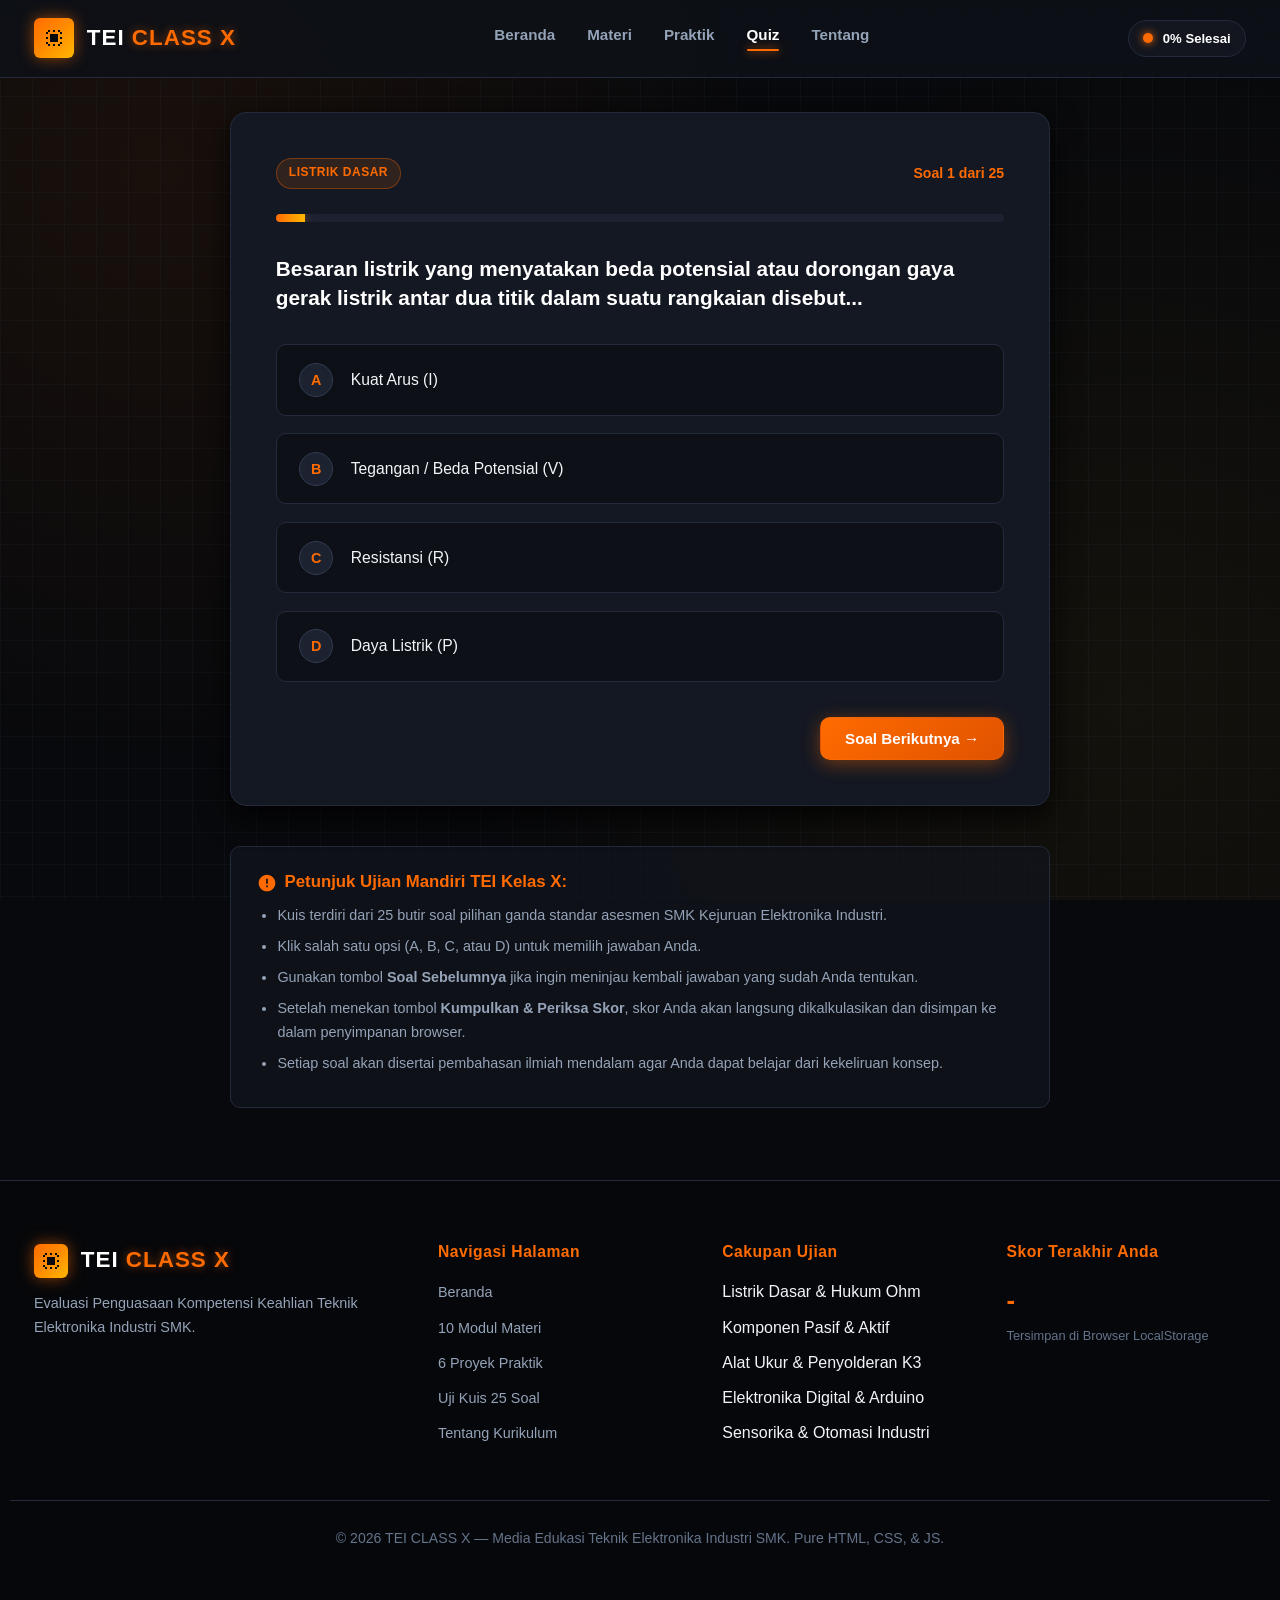
<file: quiz.html>
<!DOCTYPE html>
<html lang="id">
<head>
  <meta charset="UTF-8">
  <meta name="viewport" content="width=device-width, initial-scale=1.0">
  <title>Quiz Evaluasi Kompetensi — TEI CLASS X</title>
  <meta name="description" content="Kuis evaluasi interaktif 25 soal pilihan ganda Teknik Elektronika Industri Kelas 10. Pembahasan ilmiah lengkap dan penilaian otomatis.">
  <link rel="stylesheet" href="css/style.css">
</head>
<body>

  <!-- ==================== HEADER & NAVBAR ==================== -->
  <header class="navbar" id="navbar">
    <div class="container nav-container">
      <a href="index.html" class="brand-logo" aria-label="TEI CLASS X Beranda">
        <div class="brand-icon">
          <svg viewBox="0 0 24 24"><path d="M4 6h2v2H4V6zm0 5h2v2H4v-2zm0 5h2v2H4v-2zm14-10h2v2h-2V6zm0 5h2v2h-2v-2zm0 5h2v2h-2v-2zM6 4h2v2H6V4zm5 0h2v2h-2V4zm5 0h2v2h-2V4zM6 18h2v2H6v-2zm5 0h2v2h-2v-2zm5 0h2v2h-2v-2zM8 8h8v8H8V8z"/></svg>
        </div>
        <div class="brand-text">TEI <span>CLASS X</span></div>
      </a>

      <nav>
        <ul class="nav-menu" id="nav-menu">
          <li><a href="index.html" class="nav-link">Beranda</a></li>
          <li><a href="materi.html" class="nav-link">Materi</a></li>
          <li><a href="praktik.html" class="nav-link">Praktik</a></li>
          <li><a href="quiz.html" class="nav-link active">Quiz</a></li>
          <li><a href="tentang.html" class="nav-link">Tentang</a></li>
        </ul>
      </nav>

      <div class="nav-extra">
        <div class="nav-progress-badge">
          <span class="nav-progress-circle"></span>
          <span id="nav-progress-text">0% Selesai</span>
        </div>
        <button class="hamburger" id="hamburger-btn" aria-label="Buka Menu" aria-expanded="false">
          <span class="hamburger-box"><span class="hamburger-inner"></span></span>
        </button>
      </div>
    </div>
  </header>

  <!-- ==================== MAIN CONTENT ==================== -->
  <main>
    <div class="container">
      
      <!-- QUIZ CARD CONTAINER -->
      <div class="quiz-card" style="margin-top: 1.5rem;">
        
        <!-- QUIZ ACTIVE BOX -->
        <div id="quiz-box">
          <div class="quiz-header">
            <div>
              <span class="badge badge-orange" id="quiz-category">Kategori Soal</span>
            </div>
            <div>
              <span style="font-size: 0.88rem; font-weight: 800; color: var(--orange-primary);" id="quiz-q-num">
                Soal 1 dari 25
              </span>
            </div>
          </div>

          <!-- Progress Bar Soal -->
          <div class="quiz-progress-bar">
            <div class="quiz-progress-fill" id="quiz-progress-bar-fill" style="width: 4%;"></div>
          </div>

          <!-- Pertanyaan -->
          <h2 class="question-text" id="quiz-question-text">
            Memuat butir pertanyaan evaluasi TEI...
          </h2>

          <!-- Pilihan Jawaban A, B, C, D -->
          <div class="quiz-options-list" id="quiz-options-container">
            <!-- Diisi otomatis oleh quiz.js -->
          </div>

          <!-- Navigasi Bawah Kuis -->
          <div class="quiz-footer">
            <button type="button" class="btn btn-secondary" id="quiz-prev-btn" style="display: none;">
              &larr; Soal Sebelumnya
            </button>
            <div style="margin-left: auto; display: flex; gap: 0.8rem;">
              <button type="button" class="btn btn-primary" id="quiz-next-btn">
                Soal Berikutnya &rarr;
              </button>
              <button type="button" class="btn btn-emerald" id="quiz-submit-btn" style="display: none;">
                ✓ Kumpulkan & Periksa Skor
              </button>
            </div>
          </div>
        </div>

        <!-- QUIZ RESULT & REVIEW CONTAINER (Hidden default) -->
        <div id="quiz-result-container" style="display: none;">
          <!-- Diisi dinamis oleh quiz.js saat kuis selesai -->
        </div>

      </div>

      <!-- PETUNJUK PENGERJAAN KUIS -->
      <div style="max-width: 820px; margin: 2.5rem auto 0; padding: 1.6rem; background: rgba(18, 21, 28, 0.75); border: 1px solid var(--border-color); border-radius: var(--radius-md); font-size: 0.9rem; color: var(--text-muted);">
        <h4 style="color: var(--orange-primary); font-size: 1.05rem; margin-bottom: 0.6rem; display: flex; align-items: center; gap: 0.5rem;">
          <svg width="20" height="20" viewBox="0 0 24 24" fill="currentColor"><path d="M12 2C6.48 2 2 6.48 2 12s4.48 10 10 10 10-4.48 10-10S17.52 2 12 2zm1 15h-2v-2h2v2zm0-4h-2V7h2v6z"/></svg>
          Petunjuk Ujian Mandiri TEI Kelas X:
        </h4>
        <ul style="padding-left: 1.3rem; margin-bottom: 0; line-height: 1.7;">
          <li>Kuis terdiri dari 25 butir soal pilihan ganda standar asesmen SMK Kejuruan Elektronika Industri.</li>
          <li>Klik salah satu opsi (A, B, C, atau D) untuk memilih jawaban Anda.</li>
          <li>Gunakan tombol <strong>Soal Sebelumnya</strong> jika ingin meninjau kembali jawaban yang sudah Anda tentukan.</li>
          <li>Setelah menekan tombol <strong>Kumpulkan & Periksa Skor</strong>, skor Anda akan langsung dikalkulasikan dan disimpan ke dalam penyimpanan browser.</li>
          <li>Setiap soal akan disertai pembahasan ilmiah mendalam agar Anda dapat belajar dari kekeliruan konsep.</li>
        </ul>
      </div>

    </div>
  </main>

  <!-- ==================== FOOTER ==================== -->
  <footer class="footer">
    <div class="container footer-grid">
      <div class="footer-brand">
        <div class="brand-logo" style="margin-bottom: 0.8rem;">
          <div class="brand-icon" style="width: 34px; height: 34px;">
            <svg viewBox="0 0 24 24"><path d="M4 6h2v2H4V6zm0 5h2v2H4v-2zm0 5h2v2H4v-2zm14-10h2v2h-2V6zm0 5h2v2h-2v-2zm0 5h2v2h-2v-2zM6 4h2v2H6V4zm5 0h2v2h-2V4zm5 0h2v2h-2V4zM6 18h2v2H6v-2zm5 0h2v2h-2v-2zm5 0h2v2h-2v-2zM8 8h8v8H8V8z"/></svg>
          </div>
          <div class="brand-text">TEI <span>CLASS X</span></div>
        </div>
        <p>Evaluasi Penguasaan Kompetensi Keahlian Teknik Elektronika Industri SMK.</p>
      </div>

      <div class="footer-col">
        <h5>Navigasi Halaman</h5>
        <ul class="footer-links">
          <li><a href="index.html">Beranda</a></li>
          <li><a href="materi.html">10 Modul Materi</a></li>
          <li><a href="praktik.html">6 Proyek Praktik</a></li>
          <li><a href="quiz.html">Uji Kuis 25 Soal</a></li>
          <li><a href="tentang.html">Tentang Kurikulum</a></li>
        </ul>
      </div>

      <div class="footer-col">
        <h5>Cakupan Ujian</h5>
        <ul class="footer-links">
          <li><span>Listrik Dasar & Hukum Ohm</span></li>
          <li><span>Komponen Pasif & Aktif</span></li>
          <li><span>Alat Ukur & Penyolderan K3</span></li>
          <li><span>Elektronika Digital & Arduino</span></li>
          <li><span>Sensorika & Otomasi Industri</span></li>
        </ul>
      </div>

      <div class="footer-col">
        <h5>Skor Terakhir Anda</h5>
        <div style="font-size: 1.6rem; font-weight: 900; color: var(--orange-primary);" id="stat-quiz-score">-</div>
        <span style="font-size: 0.8rem; color: var(--text-dim);">Tersimpan di Browser LocalStorage</span>
      </div>
    </div>
    <div class="container footer-bottom">
      <p>&copy; 2026 TEI CLASS X — Media Edukasi Teknik Elektronika Industri SMK. Pure HTML, CSS, & JS.</p>
    </div>
  </footer>

  <!-- Scripts -->
  <script src="js/progress.js"></script>
  <script src="js/quiz.js"></script>
  <script src="js/script.js"></script>
</body>
</html>
</file>
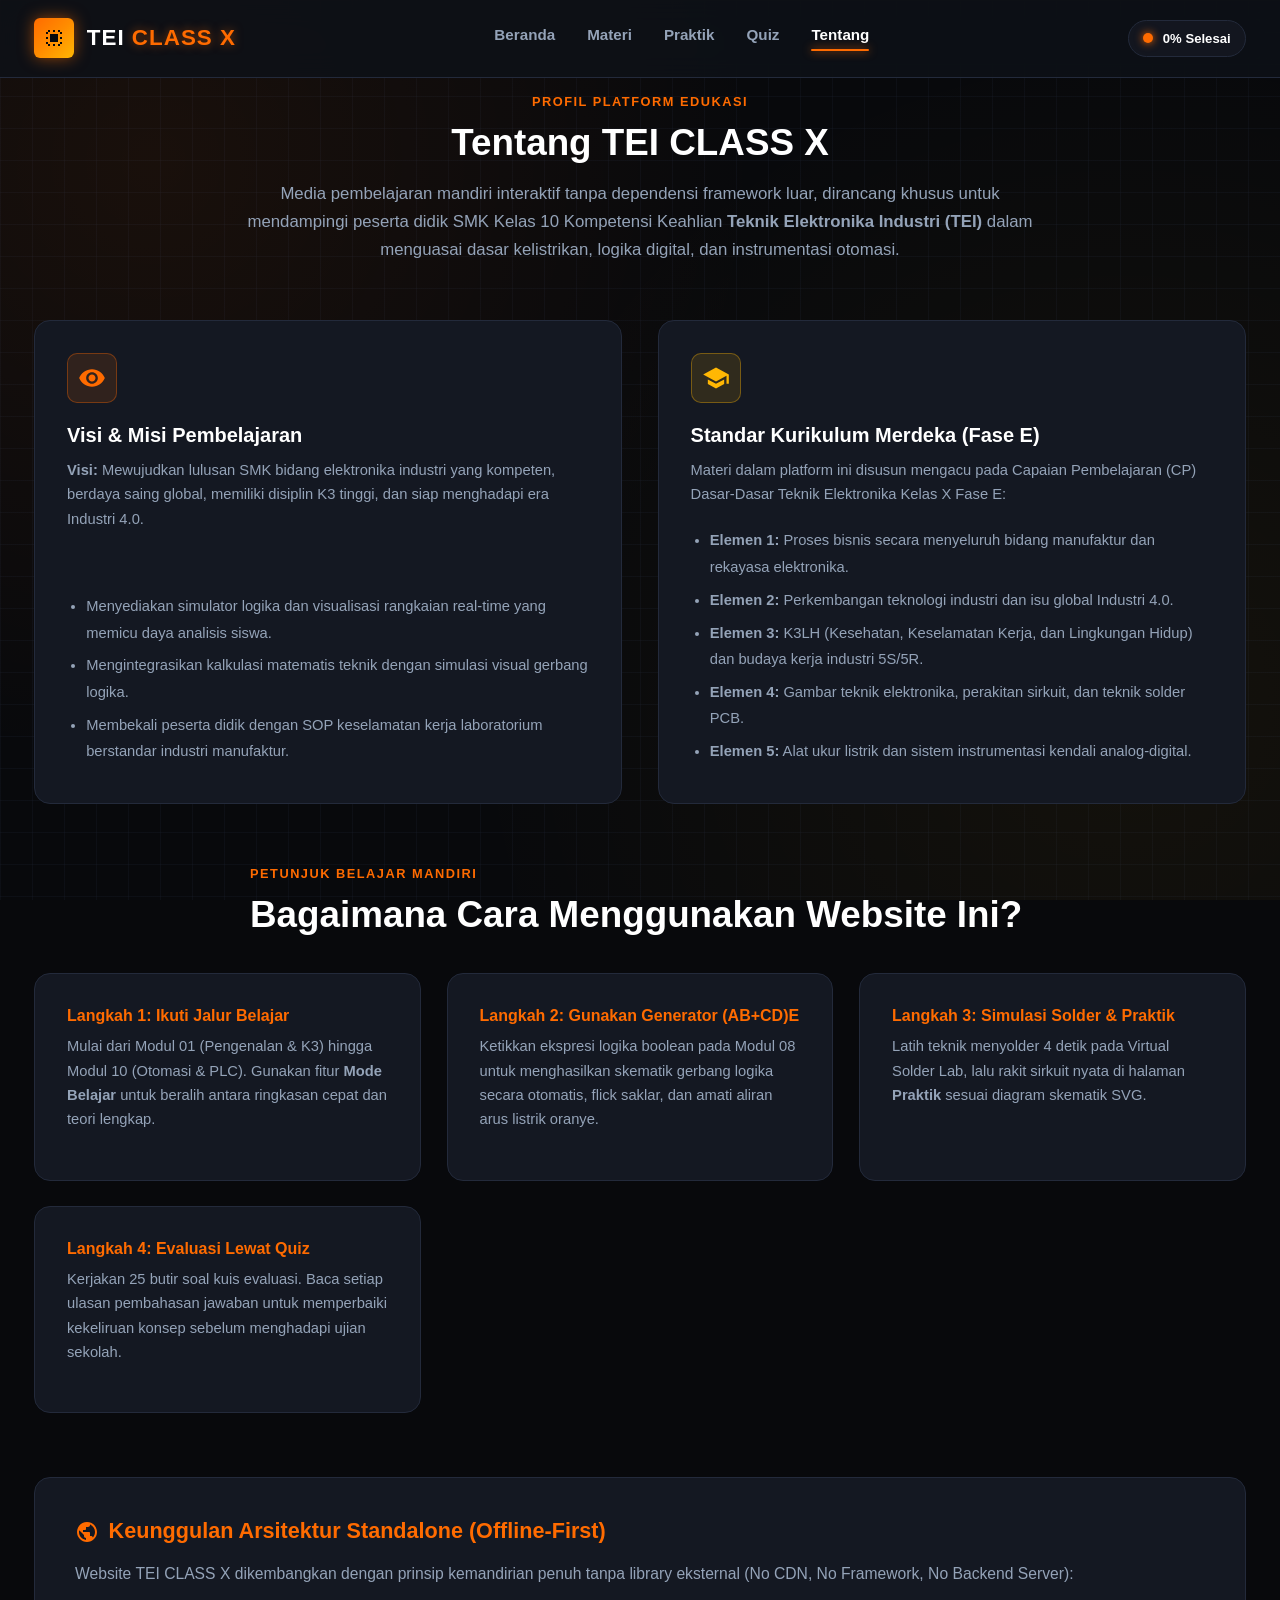
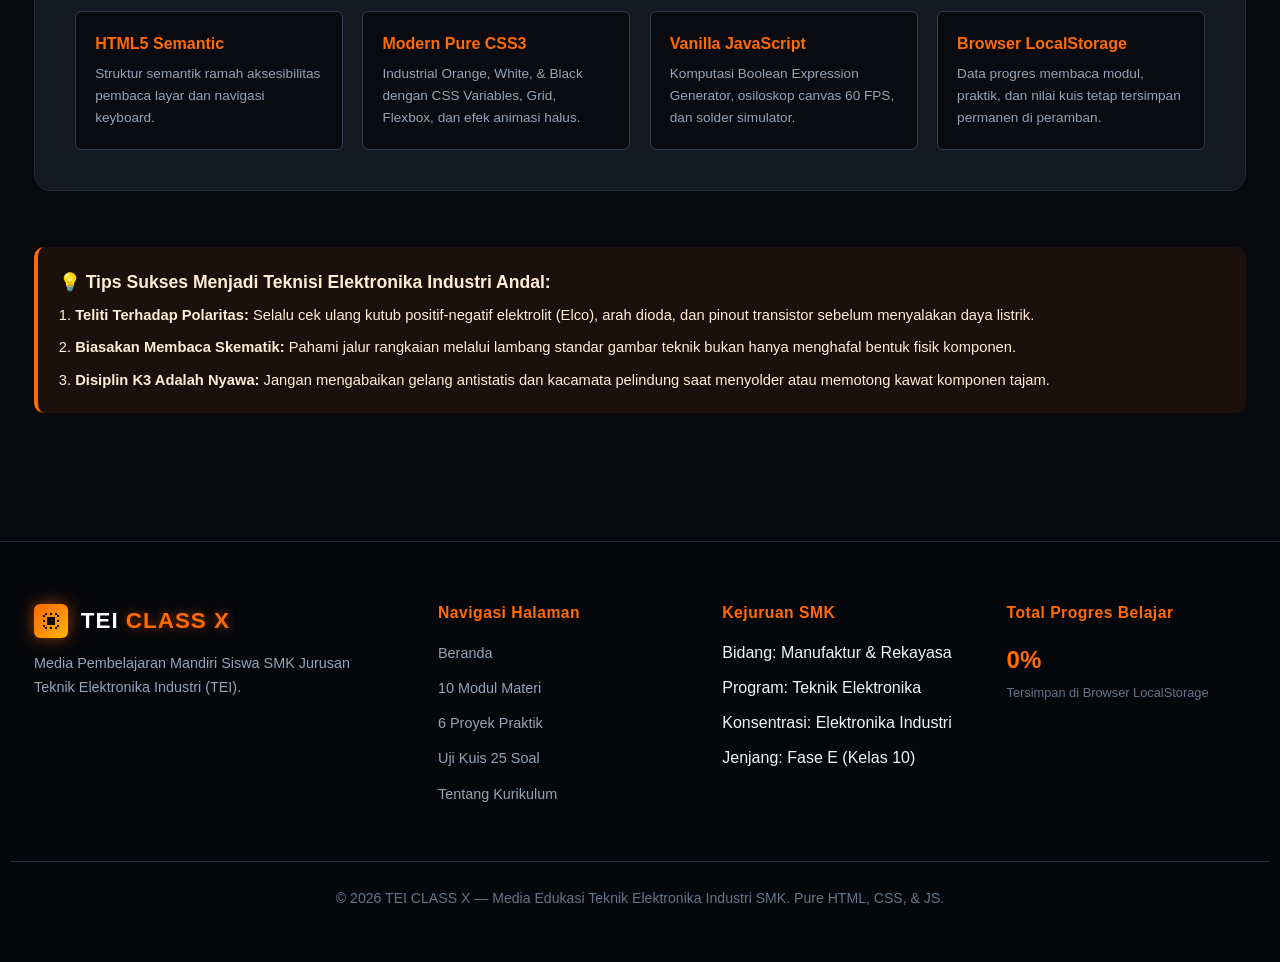
<file: tentang.html>
<!DOCTYPE html>
<html lang="id">
<head>
  <meta charset="UTF-8">
  <meta name="viewport" content="width=device-width, initial-scale=1.0">
  <title>Tentang TEI CLASS X — Profil & Kurikulum SMK</title>
  <meta name="description" content="Informasi tentang platform pembelajaran TEI CLASS X, Capaian Pembelajaran Fase E SMK Teknik Elektronika Industri, dan panduan belajar mandiri.">
  <link rel="stylesheet" href="css/style.css">
</head>
<body>

  <!-- ==================== HEADER & NAVBAR ==================== -->
  <header class="navbar" id="navbar">
    <div class="container nav-container">
      <a href="index.html" class="brand-logo" aria-label="TEI CLASS X Beranda">
        <div class="brand-icon">
          <svg viewBox="0 0 24 24"><path d="M4 6h2v2H4V6zm0 5h2v2H4v-2zm0 5h2v2H4v-2zm14-10h2v2h-2V6zm0 5h2v2h-2v-2zm0 5h2v2h-2v-2zM6 4h2v2H6V4zm5 0h2v2h-2V4zm5 0h2v2h-2V4zM6 18h2v2H6v-2zm5 0h2v2h-2v-2zm5 0h2v2h-2v-2zM8 8h8v8H8V8z"/></svg>
        </div>
        <div class="brand-text">TEI <span>CLASS X</span></div>
      </a>

      <nav>
        <ul class="nav-menu" id="nav-menu">
          <li><a href="index.html" class="nav-link">Beranda</a></li>
          <li><a href="materi.html" class="nav-link">Materi</a></li>
          <li><a href="praktik.html" class="nav-link">Praktik</a></li>
          <li><a href="quiz.html" class="nav-link">Quiz</a></li>
          <li><a href="tentang.html" class="nav-link active">Tentang</a></li>
        </ul>
      </nav>

      <div class="nav-extra">
        <div class="nav-progress-badge">
          <span class="nav-progress-circle"></span>
          <span id="nav-progress-text">0% Selesai</span>
        </div>
        <button class="hamburger" id="hamburger-btn" aria-label="Buka Menu" aria-expanded="false">
          <span class="hamburger-box"><span class="hamburger-inner"></span></span>
        </button>
      </div>
    </div>
  </header>

  <!-- ==================== MAIN CONTENT ==================== -->
  <main>
    <div class="container">
      
      <!-- HERO ABOUT -->
      <div class="section-header" style="max-width: 820px; margin-bottom: 3.5rem;">
        <span class="section-tag">Profil Platform Edukasi</span>
        <h1 class="section-title">Tentang TEI CLASS X</h1>
        <p class="section-desc">
          Media pembelajaran mandiri interaktif tanpa dependensi framework luar, dirancang khusus untuk mendampingi peserta didik SMK Kelas 10 Kompetensi Keahlian <strong>Teknik Elektronika Industri (TEI)</strong> dalam menguasai dasar kelistrikan, logika digital, dan instrumentasi otomasi.
        </p>
      </div>

      <!-- ABOUT GRID -->
      <div style="display: grid; grid-template-columns: 1fr 1fr; gap: 2.2rem; margin-bottom: 3.5rem;">
        
        <!-- Box Visi Misi -->
        <div class="card">
          <div class="card-icon">
            <svg viewBox="0 0 24 24" fill="currentColor"><path d="M12 4.5C7 4.5 2.73 7.61 1 12c1.73 4.39 6 7.5 11 7.5s9.27-3.11 11-7.5c-1.73-4.39-6-7.5-11-7.5zM12 17c-2.76 0-5-2.24-5-5s2.24-5 5-5 5 2.24 5 5-2.24 5-5 5zm0-8c-1.66 0-3 1.34-3 3s1.34 3 3 3 3-1.34 3-3-1.34-3-3-3z"/></svg>
          </div>
          <h3 class="card-title">Visi & Misi Pembelajaran</h3>
          <p class="card-desc">
            <strong>Visi:</strong> Mewujudkan lulusan SMK bidang elektronika industri yang kompeten, berdaya saing global, memiliki disiplin K3 tinggi, dan siap menghadapi era Industri 4.0.
          </p>
          <ul style="color: var(--text-muted); font-size: 0.92rem; line-height: 1.8; padding-left: 1.2rem;">
            <li>Menyediakan simulator logika dan visualisasi rangkaian real-time yang memicu daya analisis siswa.</li>
            <li>Mengintegrasikan kalkulasi matematis teknik dengan simulasi visual gerbang logika.</li>
            <li>Membekali peserta didik dengan SOP keselamatan kerja laboratorium berstandar industri manufaktur.</li>
          </ul>
        </div>

        <!-- Box Kurikulum SMK Fase E -->
        <div class="card">
          <div class="card-icon" style="color: var(--amber-gold); border-color: rgba(255, 183, 3, 0.35); background: rgba(255, 183, 3, 0.12);">
            <svg viewBox="0 0 24 24" fill="currentColor"><path d="M5 13.18v4L12 21l7-3.82v-4L12 17l-7-3.82zM12 3L1 9l11 6 9-4.91V17h2V9L12 3z"/></svg>
          </div>
          <h3 class="card-title">Standar Kurikulum Merdeka (Fase E)</h3>
          <p class="card-desc">
            Materi dalam platform ini disusun mengacu pada Capaian Pembelajaran (CP) Dasar-Dasar Teknik Elektronika Kelas X Fase E:
          </p>
          <ul style="color: var(--text-muted); font-size: 0.92rem; line-height: 1.8; padding-left: 1.2rem;">
            <li><strong>Elemen 1:</strong> Proses bisnis secara menyeluruh bidang manufaktur dan rekayasa elektronika.</li>
            <li><strong>Elemen 2:</strong> Perkembangan teknologi industri dan isu global Industri 4.0.</li>
            <li><strong>Elemen 3:</strong> K3LH (Kesehatan, Keselamatan Kerja, dan Lingkungan Hidup) dan budaya kerja industri 5S/5R.</li>
            <li><strong>Elemen 4:</strong> Gambar teknik elektronika, perakitan sirkuit, dan teknik solder PCB.</li>
            <li><strong>Elemen 5:</strong> Alat ukur listrik dan sistem instrumentasi kendali analog-digital.</li>
          </ul>
        </div>

      </div>

      <!-- PANDUAN PENGGUNAAN WEBSITE -->
      <section style="margin-bottom: 4rem;">
        <div class="section-header" style="text-align: left; margin-bottom: 2.2rem;">
          <span class="section-tag">Petunjuk Belajar Mandiri</span>
          <h2 class="section-title">Bagaimana Cara Menggunakan Website Ini?</h2>
        </div>

        <div class="card-grid">
          <div class="card">
            <h4 style="color: var(--orange-primary); margin-bottom: 0.5rem;">Langkah 1: Ikuti Jalur Belajar</h4>
            <p style="font-size: 0.92rem; color: var(--text-muted);">
              Mulai dari Modul 01 (Pengenalan & K3) hingga Modul 10 (Otomasi & PLC). Gunakan fitur <strong>Mode Belajar</strong> untuk beralih antara ringkasan cepat dan teori lengkap.
            </p>
          </div>

          <div class="card">
            <h4 style="color: var(--orange-primary); margin-bottom: 0.5rem;">Langkah 2: Gunakan Generator (AB+CD)E</h4>
            <p style="font-size: 0.92rem; color: var(--text-muted);">
              Ketikkan ekspresi logika boolean pada Modul 08 untuk menghasilkan skematik gerbang logika secara otomatis, flick saklar, dan amati aliran arus listrik oranye.
            </p>
          </div>

          <div class="card">
            <h4 style="color: var(--orange-primary); margin-bottom: 0.5rem;">Langkah 3: Simulasi Solder & Praktik</h4>
            <p style="font-size: 0.92rem; color: var(--text-muted);">
              Latih teknik menyolder 4 detik pada Virtual Solder Lab, lalu rakit sirkuit nyata di halaman <strong>Praktik</strong> sesuai diagram skematik SVG.
            </p>
          </div>

          <div class="card">
            <h4 style="color: var(--orange-primary); margin-bottom: 0.5rem;">Langkah 4: Evaluasi Lewat Quiz</h4>
            <p style="font-size: 0.92rem; color: var(--text-muted);">
              Kerjakan 25 butir soal kuis evaluasi. Baca setiap ulasan pembahasan jawaban untuk memperbaiki kekeliruan konsep sebelum menghadapi ujian sekolah.
            </p>
          </div>
        </div>
      </section>

      <!-- SPESIFIKASI TEKNOLOGI PENGEMBANGAN -->
      <section style="background: var(--bg-card); border: 1px solid var(--border-color); border-radius: var(--radius-lg); padding: 2.5rem; margin-bottom: 3.5rem;">
        <h3 style="color: var(--orange-primary); font-size: 1.35rem; margin-bottom: 1rem; display: flex; align-items: center; gap: 0.6rem;">
          <svg width="24" height="24" viewBox="0 0 24 24" fill="currentColor"><path d="M12 2C6.48 2 2 6.48 2 12s4.48 10 10 10 10-4.48 10-10S17.52 2 12 2zm-1 17.93c-3.95-.49-7-3.85-7-7.93 0-.62.08-1.21.21-1.79L9 15v1c0 1.1.9 2 2 2v1.93zm6.9-2.54c-.26-.81-1-1.39-1.9-1.39h-1v-3c0-.55-.45-1-1-1H8v-2h2c.55 0 1-.45 1-1V7h2c1.1 0 2-.9 2-2v-.41c2.93 1.19 5 4.06 5 7.41 0 2.08-.8 3.97-2.1 5.39z"/></svg>
          Keunggulan Arsitektur Standalone (Offline-First)
        </h3>
        <p style="color: var(--text-muted); font-size: 0.98rem; margin-bottom: 1.5rem;">
          Website TEI CLASS X dikembangkan dengan prinsip kemandirian penuh tanpa library eksternal (No CDN, No Framework, No Backend Server):
        </p>

        <div style="display: grid; grid-template-columns: repeat(auto-fit, minmax(220px, 1fr)); gap: 1.2rem;">
          <div style="background: #090b10; padding: 1.2rem; border-radius: var(--radius-sm); border: 1px solid var(--border-light);">
            <div style="color: var(--orange-primary); font-weight: 800; font-size: 1rem; margin-bottom: 0.3rem;">HTML5 Semantic</div>
            <p style="color: var(--text-muted); font-size: 0.85rem; margin-bottom: 0;">Struktur semantik ramah aksesibilitas pembaca layar dan navigasi keyboard.</p>
          </div>

          <div style="background: #090b10; padding: 1.2rem; border-radius: var(--radius-sm); border: 1px solid var(--border-light);">
            <div style="color: var(--orange-primary); font-weight: 800; font-size: 1rem; margin-bottom: 0.3rem;">Modern Pure CSS3</div>
            <p style="color: var(--text-muted); font-size: 0.85rem; margin-bottom: 0;">Industrial Orange, White, & Black dengan CSS Variables, Grid, Flexbox, dan efek animasi halus.</p>
          </div>

          <div style="background: #090b10; padding: 1.2rem; border-radius: var(--radius-sm); border: 1px solid var(--border-light);">
            <div style="color: var(--orange-primary); font-weight: 800; font-size: 1rem; margin-bottom: 0.3rem;">Vanilla JavaScript</div>
            <p style="color: var(--text-muted); font-size: 0.85rem; margin-bottom: 0;">Komputasi Boolean Expression Generator, osiloskop canvas 60 FPS, dan solder simulator.</p>
          </div>

          <div style="background: #090b10; padding: 1.2rem; border-radius: var(--radius-sm); border: 1px solid var(--border-light);">
            <div style="color: var(--orange-primary); font-weight: 800; font-size: 1rem; margin-bottom: 0.3rem;">Browser LocalStorage</div>
            <p style="color: var(--text-muted); font-size: 0.85rem; margin-bottom: 0;">Data progres membaca modul, praktik, dan nilai kuis tetap tersimpan permanen di peramban.</p>
          </div>
        </div>
      </section>

      <!-- TIPS SUKSES BELAJAR TEI -->
      <div class="callout callout-info" style="margin-bottom: 3.5rem;">
        <div class="callout-title" style="font-size: 1.1rem;">💡 Tips Sukses Menjadi Teknisi Elektronika Industri Andal:</div>
        <p style="margin-bottom: 0.5rem; font-size: 0.92rem;">
          1. <strong>Teliti Terhadap Polaritas:</strong> Selalu cek ulang kutub positif-negatif elektrolit (Elco), arah dioda, dan pinout transistor sebelum menyalakan daya listrik.
        </p>
        <p style="margin-bottom: 0.5rem; font-size: 0.92rem;">
          2. <strong>Biasakan Membaca Skematik:</strong> Pahami jalur rangkaian melalui lambang standar gambar teknik bukan hanya menghafal bentuk fisik komponen.
        </p>
        <p style="margin-bottom: 0; font-size: 0.92rem;">
          3. <strong>Disiplin K3 Adalah Nyawa:</strong> Jangan mengabaikan gelang antistatis dan kacamata pelindung saat menyolder atau memotong kawat komponen tajam.
        </p>
      </div>

    </div>
  </main>

  <!-- ==================== FOOTER ==================== -->
  <footer class="footer">
    <div class="container footer-grid">
      <div class="footer-brand">
        <div class="brand-logo" style="margin-bottom: 0.8rem;">
          <div class="brand-icon" style="width: 34px; height: 34px;">
            <svg viewBox="0 0 24 24"><path d="M4 6h2v2H4V6zm0 5h2v2H4v-2zm0 5h2v2H4v-2zm14-10h2v2h-2V6zm0 5h2v2h-2v-2zm0 5h2v2h-2v-2zM6 4h2v2H6V4zm5 0h2v2h-2V4zm5 0h2v2h-2V4zM6 18h2v2H6v-2zm5 0h2v2h-2v-2zm5 0h2v2h-2v-2zM8 8h8v8H8V8z"/></svg>
          </div>
          <div class="brand-text">TEI <span>CLASS X</span></div>
        </div>
        <p>Media Pembelajaran Mandiri Siswa SMK Jurusan Teknik Elektronika Industri (TEI).</p>
      </div>

      <div class="footer-col">
        <h5>Navigasi Halaman</h5>
        <ul class="footer-links">
          <li><a href="index.html">Beranda</a></li>
          <li><a href="materi.html">10 Modul Materi</a></li>
          <li><a href="praktik.html">6 Proyek Praktik</a></li>
          <li><a href="quiz.html">Uji Kuis 25 Soal</a></li>
          <li><a href="tentang.html">Tentang Kurikulum</a></li>
        </ul>
      </div>

      <div class="footer-col">
        <h5>Kejuruan SMK</h5>
        <ul class="footer-links">
          <li><span>Bidang: Manufaktur & Rekayasa</span></li>
          <li><span>Program: Teknik Elektronika</span></li>
          <li><span>Konsentrasi: Elektronika Industri</span></li>
          <li><span>Jenjang: Fase E (Kelas 10)</span></li>
        </ul>
      </div>

      <div class="footer-col">
        <h5>Total Progres Belajar</h5>
        <div style="font-size: 1.5rem; font-weight: 900; color: var(--orange-primary);" class="global-progress-text">0%</div>
        <span style="font-size: 0.8rem; color: var(--text-dim);">Tersimpan di Browser LocalStorage</span>
      </div>
    </div>
    <div class="container footer-bottom">
      <p>&copy; 2026 TEI CLASS X — Media Edukasi Teknik Elektronika Industri SMK. Pure HTML, CSS, & JS.</p>
    </div>
  </footer>

  <!-- Scripts -->
  <script src="js/progress.js"></script>
  <script src="js/script.js"></script>
</body>
</html>
</file>
<file: css/style.css>
/* ==========================================================================
   TEI CLASS X - Stylesheet Utama (Pure CSS3)
   Tema: Industrial Orange, White & Deep Black (Futuristic Industrial Electronics)
   Dirancang Khusus untuk Media Pembelajaran Siswa SMK TEI Kelas 10
   ========================================================================== */

/* --- CSS Variables & Design Tokens (Orange - White - Black) --- */
:root {
  --bg-primary: #08090c;
  --bg-secondary: #0e1117;
  --bg-card: #141822;
  --bg-card-hover: #1b212f;
  --bg-glass: rgba(14, 17, 23, 0.9);

  --border-color: #232a3b;
  --border-light: #323c52;
  --border-orange: rgba(255, 107, 0, 0.4);
  --border-glow: 0 0 16px rgba(255, 107, 0, 0.35);

  --text-white: #ffffff;
  --text-main: #f1f5f9;
  --text-muted: #94a3b8;
  --text-dim: #64748b;

  /* Industrial Orange Accents */
  --orange-primary: #ff6b00;
  --orange-hover: #ff851b;
  --orange-glow: #ffa133;
  --amber-gold: #ffb703;
  --emerald-accent: #10b981;
  --rose-danger: #ef4444;
  --purple-accent: #c084fc;

  --font-sans: -apple-system, BlinkMacSystemFont, 'Segoe UI', Roboto, 'Helvetica Neue', Arial, sans-serif;
  --font-mono: 'SFMono-Regular', Consolas, 'Liberation Mono', Menlo, Courier, monospace;

  --shadow-sm: 0 2px 5px rgba(0, 0, 0, 0.6);
  --shadow-md: 0 4px 14px rgba(0, 0, 0, 0.7);
  --shadow-lg: 0 10px 30px rgba(0, 0, 0, 0.85);
  --shadow-orange: 0 0 25px rgba(255, 107, 0, 0.35);

  --transition-fast: 0.2s ease;
  --transition-normal: 0.3s cubic-bezier(0.4, 0, 0.2, 1);
  --radius-sm: 6px;
  --radius-md: 10px;
  --radius-lg: 16px;
  --radius-full: 9999px;
}

/* --- Global Reset & Base Styles --- */
*, *::before, *::after {
  box-sizing: border-box;
  margin: 0;
  padding: 0;
}

html {
  scroll-behavior: smooth;
  font-size: 16px;
}

body {
  font-family: var(--font-sans);
  background-color: var(--bg-primary);
  color: var(--text-main);
  line-height: 1.65;
  min-height: 100vh;
  display: flex;
  flex-direction: column;
  background-image: 
    radial-gradient(circle at 12% 18%, rgba(255, 107, 0, 0.07) 0%, transparent 45%),
    radial-gradient(circle at 88% 78%, rgba(255, 183, 3, 0.05) 0%, transparent 50%),
    linear-gradient(rgba(35, 42, 59, 0.2) 1px, transparent 1px),
    linear-gradient(90deg, rgba(35, 42, 59, 0.2) 1px, transparent 1px);
  background-size: 100% 100%, 100% 100%, 32px 32px, 32px 32px;
  background-attachment: fixed;
  overflow-x: hidden;
}

a {
  color: var(--orange-primary);
  text-decoration: none;
  transition: color var(--transition-fast);
}

a:hover {
  color: var(--orange-hover);
}

ul, ol {
  padding-left: 1.4rem;
}

li {
  margin-bottom: 0.4rem;
}

p {
  margin-bottom: 1rem;
}

h1, h2, h3, h4, h5, h6 {
  color: var(--text-white);
  font-weight: 800;
  line-height: 1.25;
  margin-bottom: 0.8rem;
}

code, pre {
  font-family: var(--font-mono);
}

/* --- Container & Layout --- */
.container {
  width: 100%;
  max-width: 1260px;
  margin: 0 auto;
  padding: 0 1.5rem;
}

main {
  flex: 1;
  padding-top: 5.5rem;
  padding-bottom: 4.5rem;
}

body.page-ready main {
  animation: page-enter 0.65s cubic-bezier(0.22, 1, 0.36, 1) both;
}

body.page-exit::before {
  content: '';
  position: fixed;
  inset: 0;
  z-index: 2000;
  pointer-events: none;
  background:
    radial-gradient(circle at 50% 45%, rgba(255, 183, 3, 0.18), transparent 28%),
    linear-gradient(135deg, rgba(255, 107, 0, 0.96), rgba(8, 9, 12, 0.98) 52%);
  transform-origin: right center;
  animation: page-exit 0.28s cubic-bezier(0.76, 0, 0.24, 1) both;
}

@keyframes page-enter {
  from { opacity: 0; transform: translateY(14px) scale(0.992); }
  to { opacity: 1; transform: translateY(0) scale(1); }
}

@keyframes page-exit {
  from { opacity: 0; transform: scaleX(0); }
  to { opacity: 1; transform: scaleX(1); }
}

.reveal-on-scroll {
  opacity: 0;
  transform: translateY(24px);
  transition:
    opacity 0.7s cubic-bezier(0.22, 1, 0.36, 1) var(--reveal-delay, 0ms),
    transform 0.7s cubic-bezier(0.22, 1, 0.36, 1) var(--reveal-delay, 0ms);
}

.reveal-on-scroll.is-visible {
  opacity: 1;
  transform: translateY(0);
}

.reveal-variant-1 {
  transform: translateX(-24px) scale(0.98);
}

.reveal-variant-2 {
  transform: translateX(24px) scale(0.98);
}

.reveal-variant-1.is-visible,
.reveal-variant-2.is-visible {
  transform: translateX(0) scale(1);
}

/* --- Header & Navigation Bar --- */
.navbar {
  position: fixed;
  top: 0;
  left: 0;
  width: 100%;
  z-index: 1000;
  background: var(--bg-glass);
  backdrop-filter: blur(14px);
  -webkit-backdrop-filter: blur(14px);
  border-bottom: 1px solid var(--border-color);
  transition: all var(--transition-normal);
}

.navbar.scrolled {
  border-bottom-color: var(--orange-primary);
  box-shadow: 0 4px 25px rgba(0, 0, 0, 0.7), 0 0 15px rgba(255, 107, 0, 0.2);
}

.nav-container {
  display: flex;
  align-items: center;
  justify-content: space-between;
  height: 4.8rem;
}

.brand-logo {
  display: flex;
  align-items: center;
  gap: 0.8rem;
  font-weight: 900;
  font-size: 1.4rem;
  letter-spacing: 1px;
  color: var(--text-white);
}

.brand-icon {
  width: 40px;
  height: 40px;
  background: linear-gradient(135deg, #ff6b00 0%, #ff8c00 50%, #ffb703 100%);
  border-radius: var(--radius-sm);
  display: flex;
  align-items: center;
  justify-content: center;
  box-shadow: 0 0 15px rgba(255, 107, 0, 0.55);
}

.brand-icon svg {
  width: 24px;
  height: 24px;
  fill: #08090c;
}

.brand-text span {
  color: var(--orange-primary);
  text-shadow: 0 0 10px rgba(255, 107, 0, 0.5);
}

.mode-grid {
  grid-template-columns: repeat(9, minmax(30px, 1fr));
  overflow-x: auto;
}

.periodic-stage.mode-grid {
  min-width: 620px;
  overflow-x: auto;
}

.periodic-lab {
  overflow-x: auto;
}

.mode-sphere,
.mode-helix {
  min-height: 480px;
  transform: none;
  transform-origin: center center;
  margin: 0;
}

.periodic-stage.mode-helix {
  min-height: 2800px;
}

.nav-menu {
  display: flex;
  align-items: center;
  gap: 2rem;
  list-style: none;
  padding: 0;
  margin: 0;
}

.nav-link {
  font-weight: 600;
  font-size: 0.95rem;
  color: var(--text-muted);
  position: relative;
  padding: 0.5rem 0;
  transition: color var(--transition-fast);
}

.nav-link:hover,
.nav-link.active {
  color: var(--text-white);
}

.nav-link.active::after,
.nav-link:hover::after {
  content: '';
  position: absolute;
  bottom: 0;
  left: 0;
  width: 100%;
  height: 2.5px;
  background: var(--orange-primary);
  box-shadow: 0 0 10px var(--orange-primary);
  border-radius: 2px;
}

.nav-extra {
  display: flex;
  align-items: center;
  gap: 1.2rem;
}

.nav-progress-badge {
  display: flex;
  align-items: center;
  gap: 0.6rem;
  background: rgba(20, 24, 34, 0.85);
  border: 1px solid var(--border-color);
  padding: 0.4rem 0.9rem;
  border-radius: var(--radius-full);
  font-size: 0.82rem;
  font-weight: 700;
  color: var(--text-white);
}

.nav-progress-circle {
  width: 10px;
  height: 10px;
  border-radius: 50%;
  background: var(--orange-primary);
  box-shadow: 0 0 8px var(--orange-primary);
  display: inline-block;
  animation: orange-pulse 2s infinite;
}

@keyframes orange-pulse {
  0%, 100% { transform: scale(1); opacity: 1; }
  50% { transform: scale(0.85); opacity: 0.5; }
}

/* Mobile Hamburger */
.hamburger {
  display: none;
  background: none;
  border: none;
  cursor: pointer;
  padding: 0.5rem;
  z-index: 1001;
}

.hamburger-box {
  width: 26px;
  height: 20px;
  display: inline-block;
  position: relative;
}

.hamburger-inner,
.hamburger-inner::before,
.hamburger-inner::after {
  width: 26px;
  height: 2.5px;
  background-color: var(--text-white);
  border-radius: 2px;
  position: absolute;
  transition: all var(--transition-fast);
}

.hamburger-inner {
  top: 50%;
  transform: translateY(-50%);
}

.hamburger-inner::before {
  content: '';
  top: -8px;
}

.hamburger-inner::after {
  content: '';
  bottom: -8px;
}

.hamburger.is-active .hamburger-inner {
  background-color: transparent;
}

.hamburger.is-active .hamburger-inner::before {
  top: 0;
  transform: rotate(45deg);
  background-color: var(--orange-primary);
}

.hamburger.is-active .hamburger-inner::after {
  bottom: 0;
  transform: rotate(-45deg);
  background-color: var(--orange-primary);
}

/* --- Buttons & UI Elements --- */
.btn {
  display: inline-flex;
  align-items: center;
  justify-content: center;
  gap: 0.6rem;
  padding: 0.75rem 1.5rem;
  font-size: 0.95rem;
  font-weight: 700;
  border-radius: var(--radius-md);
  border: 1px solid transparent;
  cursor: pointer;
  transition: all var(--transition-normal);
  text-decoration: none;
  user-select: none;
}

.btn-primary {
  background: linear-gradient(135deg, #ff6b00 0%, #e05300 100%);
  color: #ffffff;
  box-shadow: 0 4px 18px rgba(255, 107, 0, 0.4);
}

.btn-primary:hover {
  background: linear-gradient(135deg, #ff851b 0%, #ff6b00 100%);
  color: #ffffff;
  box-shadow: 0 6px 24px rgba(255, 107, 0, 0.6);
  transform: translateY(-2px);
}

.btn-secondary {
  background: rgba(27, 33, 47, 0.8);
  border-color: var(--border-light);
  color: var(--text-white);
}

.btn-secondary:hover {
  background: rgba(35, 43, 61, 0.9);
  border-color: var(--orange-primary);
  color: var(--orange-primary);
  transform: translateY(-2px);
}

.btn-outline-orange {
  background: transparent;
  border-color: var(--orange-primary);
  color: var(--orange-primary);
}

.solder-stage.is-heating .solder-iron-tip {
  filter: drop-shadow(0 0 10px rgba(255, 107, 0, 0.8));
}

#solder-heat-glow {
  transform-origin: 200px 150px;
  animation: solder-heat-pulse 0.7s ease-in-out infinite alternate;
}

#solder-flux-ring {
  transform-origin: 200px 150px;
  animation: flux-spin 2s linear infinite;
}

#solder-molten-drop.is-molten {
  animation: molten-flow 0.8s ease-in-out infinite alternate;
}

@keyframes solder-heat-pulse {
  from { transform: scale(0.9); opacity: 0.18; }
  to { transform: scale(1.08); opacity: 0.42; }
}

@keyframes flux-spin {
  to { transform: rotate(360deg); }
}

@keyframes molten-flow {
  from { transform: translateY(-1px) scaleX(0.9); }
  to { transform: translateY(2px) scaleX(1.08); }
}

.btn-outline-orange:hover {
  background: rgba(255, 107, 0, 0.12);
  box-shadow: 0 0 16px rgba(255, 107, 0, 0.35);
  color: var(--orange-hover);
  transform: translateY(-2px);
}

.btn-sm {
  padding: 0.45rem 0.95rem;
  font-size: 0.85rem;
  border-radius: var(--radius-sm);
}

.btn-emerald {
  background: var(--emerald-accent);
  color: #052e16;
  font-weight: 800;
}

.btn-emerald:hover {
  background: #34d399;
  box-shadow: 0 4px 16px rgba(16, 185, 129, 0.4);
  transform: translateY(-2px);
}

.btn-danger-outline {
  background: transparent;
  border-color: rgba(239, 68, 68, 0.5);
  color: var(--rose-danger);
}

.btn-danger-outline:hover {
  background: rgba(239, 68, 68, 0.12);
  border-color: var(--rose-danger);
}

/* Badge Tags */
.badge {
  display: inline-flex;
  align-items: center;
  gap: 0.35rem;
  padding: 0.28rem 0.75rem;
  font-size: 0.75rem;
  font-weight: 800;
  text-transform: uppercase;
  letter-spacing: 0.5px;
  border-radius: var(--radius-full);
  border: 1px solid transparent;
}

.badge-orange {
  background: rgba(255, 107, 0, 0.12);
  border-color: rgba(255, 107, 0, 0.35);
  color: var(--orange-primary);
}

.badge-emerald {
  background: rgba(16, 185, 129, 0.12);
  border-color: rgba(16, 185, 129, 0.35);
  color: var(--emerald-accent);
}

.badge-amber {
  background: rgba(255, 183, 3, 0.12);
  border-color: rgba(255, 183, 3, 0.35);
  color: var(--amber-gold);
}

.badge-danger {
  background: rgba(239, 68, 68, 0.12);
  border-color: rgba(239, 68, 68, 0.35);
  color: var(--rose-danger);
}

/* --- Hero Section --- */
.hero {
  padding: 3.5rem 0 4.5rem;
  position: relative;
}

.hero-grid {
  display: grid;
  grid-template-columns: 1.15fr 0.85fr;
  gap: 3rem;
  align-items: center;
}

.hero-tag {
  display: inline-flex;
  align-items: center;
  gap: 0.6rem;
  padding: 0.45rem 1.1rem;
  background: rgba(255, 107, 0, 0.1);
  border: 1px solid rgba(255, 107, 0, 0.35);
  border-radius: var(--radius-full);
  color: var(--orange-primary);
  font-size: 0.85rem;
  font-weight: 700;
  margin-bottom: 1.3rem;
}

.hero-title {
  font-size: 3rem;
  font-weight: 900;
  line-height: 1.15;
  margin-bottom: 1.3rem;
  letter-spacing: -0.5px;
  color: var(--text-white);
}

.hero-title .gradient-text {
  background: linear-gradient(120deg, #ffffff 0%, #ff8c00 60%, #ff6b00 100%);
  -webkit-background-clip: text;
  -webkit-text-fill-color: transparent;
}

.hero-subtitle {
  font-size: 1.15rem;
  color: #cbd5e1;
  margin-bottom: 2.2rem;
  max-width: 620px;
}

.hero-actions {
  display: flex;
  gap: 1rem;
  flex-wrap: wrap;
  margin-bottom: 2.5rem;
}

/* Hero Visual Card */
.circuit-board-card {
  background: linear-gradient(145deg, #141822 0%, #0d1017 100%);
  border: 1px solid var(--border-color);
  border-radius: var(--radius-lg);
  padding: 2rem;
  box-shadow: var(--shadow-lg), 0 0 35px rgba(255, 107, 0, 0.12);
  position: relative;
  overflow: hidden;
}

.circuit-board-card::before {
  content: '';
  position: absolute;
  top: -50%;
  left: -50%;
  width: 200%;
  height: 200%;
  background: radial-gradient(circle, rgba(255, 107, 0, 0.06) 0%, transparent 60%);
  pointer-events: none;
}

.circuit-card-header {
  display: flex;
  justify-content: space-between;
  align-items: center;
  margin-bottom: 1.5rem;
  border-bottom: 1px solid var(--border-color);
  padding-bottom: 0.9rem;
}

.circuit-card-title {
  font-size: 1rem;
  font-weight: 800;
  display: flex;
  align-items: center;
  gap: 0.6rem;
  color: var(--orange-primary);
}

.status-indicator {
  display: flex;
  align-items: center;
  gap: 0.5rem;
  font-size: 0.75rem;
  font-weight: 700;
  color: var(--emerald-accent);
}

.status-pulse {
  width: 8px;
  height: 8px;
  background: var(--emerald-accent);
  border-radius: 50%;
  box-shadow: 0 0 8px var(--emerald-accent);
  animation: pulse-glow 2s infinite;
}

@keyframes pulse-glow {
  0%, 100% { opacity: 1; transform: scale(1); }
  50% { opacity: 0.4; transform: scale(0.85); }
}

/* --- Progress Dashboard Component --- */
.progress-card {
  background: var(--bg-card);
  border: 1px solid var(--border-color);
  border-radius: var(--radius-lg);
  padding: 2rem;
  margin-bottom: 3.5rem;
  box-shadow: var(--shadow-md);
  position: relative;
}

.progress-header {
  display: flex;
  justify-content: space-between;
  align-items: center;
  flex-wrap: wrap;
  gap: 1rem;
  margin-bottom: 1.4rem;
}

.progress-title-wrap h3 {
  font-size: 1.35rem;
  margin-bottom: 0.25rem;
  color: var(--text-white);
}

.progress-title-wrap p {
  font-size: 0.88rem;
  color: var(--text-muted);
  margin-bottom: 0;
}

.progress-bar-container {
  width: 100%;
  height: 12px;
  background: #1e2433;
  border-radius: var(--radius-full);
  overflow: hidden;
  position: relative;
  margin-bottom: 1.8rem;
}

.progress-bar-fill {
  height: 100%;
  width: 0%;
  background: linear-gradient(90deg, #ff6b00 0%, #ff8c00 50%, #ffb703 100%);
  border-radius: var(--radius-full);
  transition: width 0.6s cubic-bezier(0.4, 0, 0.2, 1);
  box-shadow: 0 0 12px rgba(255, 107, 0, 0.6);
}

.stats-grid {
  display: grid;
  grid-template-columns: repeat(auto-fit, minmax(190px, 1fr));
  gap: 1.4rem;
}

.stat-box {
  background: rgba(14, 18, 25, 0.75);
  border: 1px solid var(--border-color);
  border-radius: var(--radius-md);
  padding: 1.2rem;
  text-align: center;
  transition: transform var(--transition-fast), border-color var(--transition-fast);
}

.stat-box:hover {
  transform: translateY(-3px);
  border-color: var(--orange-primary);
  box-shadow: 0 4px 15px rgba(255, 107, 0, 0.15);
}

.stat-value {
  font-size: 2rem;
  font-weight: 900;
  color: var(--orange-primary);
  margin-bottom: 0.2rem;
}

.stat-label {
  font-size: 0.8rem;
  color: var(--text-muted);
  text-transform: uppercase;
  letter-spacing: 0.6px;
  font-weight: 700;
}

/* --- Section Styling --- */
.section {
  padding: 3.5rem 0;
}

.section-header {
  text-align: center;
  max-width: 780px;
  margin: 0 auto 3.2rem;
}

.section-tag {
  display: inline-block;
  font-size: 0.8rem;
  font-weight: 800;
  letter-spacing: 1.5px;
  color: var(--orange-primary);
  text-transform: uppercase;
  margin-bottom: 0.5rem;
}

.section-title {
  font-size: 2.3rem;
  font-weight: 900;
  margin-bottom: 0.9rem;
  color: var(--text-white);
}

.section-desc {
  color: #94a3b8;
  font-size: 1.05rem;
}

/* --- Learning Roadmap (Jalur Belajar) --- */
.roadmap-container {
  position: relative;
  padding: 1rem 0;
}

.roadmap-flow {
  display: grid;
  grid-template-columns: repeat(5, 1fr);
  gap: 1.2rem;
  margin-bottom: 2rem;
}

.roadmap-step {
  background: var(--bg-card);
  border: 1px solid var(--border-color);
  border-radius: var(--radius-md);
  padding: 1.3rem;
  text-align: center;
  position: relative;
  transition: all var(--transition-normal);
  display: flex;
  flex-direction: column;
  align-items: center;
  text-decoration: none;
  color: var(--text-white);
}

.roadmap-step:hover {
  transform: translateY(-5px);
  border-color: var(--orange-primary);
  box-shadow: 0 8px 24px rgba(255, 107, 0, 0.25);
}

.roadmap-num {
  width: 36px;
  height: 36px;
  background: rgba(255, 107, 0, 0.15);
  border: 1.5px solid var(--orange-primary);
  color: var(--orange-primary);
  border-radius: 50%;
  display: flex;
  align-items: center;
  justify-content: center;
  font-weight: 800;
  font-size: 0.9rem;
  margin-bottom: 0.8rem;
}

.roadmap-title {
  font-size: 1rem;
  font-weight: 800;
  margin-bottom: 0.3rem;
  color: var(--text-white);
}

.roadmap-badge {
  font-size: 0.72rem;
  color: var(--text-muted);
}

/* --- Cards & Content Grid --- */
.card-grid {
  display: grid;
  grid-template-columns: repeat(auto-fill, minmax(320px, 1fr));
  gap: 1.6rem;
}

.card {
  background: var(--bg-card);
  border: 1px solid var(--border-color);
  border-radius: var(--radius-lg);
  padding: 2rem;
  transition: all var(--transition-normal);
  display: flex;
  flex-direction: column;
}

.card:hover {
  transform: translateY(-5px);
  border-color: var(--orange-primary);
  box-shadow: 0 12px 28px rgba(0, 0, 0, 0.6), 0 0 20px rgba(255, 107, 0, 0.2);
}

.card-icon {
  width: 50px;
  height: 50px;
  border-radius: var(--radius-md);
  background: rgba(255, 107, 0, 0.12);
  border: 1px solid rgba(255, 107, 0, 0.35);
  display: flex;
  align-items: center;
  justify-content: center;
  margin-bottom: 1.3rem;
  color: var(--orange-primary);
}

.card-icon svg {
  width: 28px;
  height: 28px;
}

.card-title {
  font-size: 1.25rem;
  font-weight: 800;
  margin-bottom: 0.6rem;
  color: var(--text-white);
}

.card-desc {
  color: var(--text-muted);
  font-size: 0.92rem;
  margin-bottom: 1.3rem;
  flex: 1;
}

/* --- Interactive Calculator Card --- */
.calc-card {
  background: linear-gradient(145deg, #161a25 0%, #10131b 100%);
  border: 1px solid var(--border-color);
  border-radius: var(--radius-lg);
  padding: 2rem;
  box-shadow: var(--shadow-md);
}

.calc-title {
  font-size: 1.3rem;
  font-weight: 800;
  display: flex;
  align-items: center;
  gap: 0.6rem;
  color: var(--orange-primary);
  margin-bottom: 0.4rem;
}

.calc-subtitle {
  font-size: 0.88rem;
  color: var(--text-muted);
  margin-bottom: 1.5rem;
}

.calc-grid {
  display: grid;
  grid-template-columns: 1fr 1fr;
  gap: 1.2rem;
  margin-bottom: 1.3rem;
}

.input-group {
  display: flex;
  flex-direction: column;
  gap: 0.4rem;
}

.input-group label {
  font-size: 0.85rem;
  font-weight: 700;
  color: var(--text-muted);
}

.input-field-wrap {
  position: relative;
  display: flex;
  align-items: center;
}

.input-field {
  width: 100%;
  background: #090b10;
  border: 1px solid var(--border-light);
  border-radius: var(--radius-sm);
  padding: 0.7rem 0.9rem;
  padding-right: 2.5rem;
  color: var(--text-white);
  font-size: 1rem;
  font-family: var(--font-mono);
  outline: none;
  transition: border-color var(--transition-fast), box-shadow var(--transition-fast);
}

.input-field:focus {
  border-color: var(--orange-primary);
  box-shadow: 0 0 10px rgba(255, 107, 0, 0.4);
}

.input-unit {
  position: absolute;
  right: 0.9rem;
  color: var(--orange-primary);
  font-weight: 800;
  font-size: 0.85rem;
}

.calc-result-box {
  background: #090b10;
  border: 1px solid var(--border-orange);
  border-radius: var(--radius-md);
  padding: 1.4rem;
  margin-top: 1.4rem;
  text-align: center;
}

.calc-result-label {
  font-size: 0.78rem;
  text-transform: uppercase;
  color: var(--text-muted);
  letter-spacing: 0.6px;
  margin-bottom: 0.3rem;
  font-weight: 700;
}

.calc-result-val {
  font-size: 2rem;
  font-weight: 900;
  color: var(--amber-gold);
  font-family: var(--font-mono);
}

.calc-formula-step {
  font-size: 0.88rem;
  color: var(--text-muted);
  margin-top: 0.6rem;
  font-family: var(--font-mono);
}

/* --- Search Bar & Filter Bar --- */
.search-container {
  max-width: 680px;
  margin: 0 auto 2.8rem;
  position: relative;
}

.search-input-wrap {
  position: relative;
  display: flex;
  align-items: center;
}

.search-icon {
  position: absolute;
  left: 1.3rem;
  width: 22px;
  height: 22px;
  fill: var(--text-muted);
  pointer-events: none;
}

.search-input {
  width: 100%;
  background: var(--bg-card);
  border: 1px solid var(--border-color);
  border-radius: var(--radius-full);
  padding: 0.9rem 1.4rem 0.9rem 3.2rem;
  color: var(--text-white);
  font-size: 1.05rem;
  outline: none;
  box-shadow: var(--shadow-md);
  transition: all var(--transition-fast);
}

.search-input:focus {
  border-color: var(--orange-primary);
  box-shadow: 0 0 24px rgba(255, 107, 0, 0.35);
}

.search-clear-btn {
  position: absolute;
  right: 1.3rem;
  background: none;
  border: none;
  color: var(--text-muted);
  cursor: pointer;
  font-size: 1.3rem;
  display: none;
}

.search-clear-btn:hover {
  color: var(--text-white);
}

/* --- Materi Chapter Styles --- */
.materi-list {
  display: flex;
  flex-direction: column;
  gap: 2.8rem;
}

.materi-card {
  background: var(--bg-card);
  border: 1px solid var(--border-color);
  border-radius: var(--radius-lg);
  overflow: hidden;
  box-shadow: var(--shadow-md);
  transition: border-color var(--transition-fast);
}

.materi-card:hover {
  border-color: rgba(255, 107, 0, 0.45);
}

.materi-header {
  padding: 1.6rem 2.2rem;
  background: rgba(14, 18, 26, 0.85);
  border-bottom: 1px solid var(--border-color);
  display: flex;
  justify-content: space-between;
  align-items: center;
  flex-wrap: wrap;
  gap: 1rem;
}

.materi-header-left {
  display: flex;
  align-items: center;
  gap: 1.2rem;
}

.materi-badge-num {
  font-size: 0.85rem;
  font-weight: 900;
  padding: 0.4rem 0.9rem;
  border-radius: var(--radius-md);
  background: rgba(255, 107, 0, 0.15);
  color: var(--orange-primary);
  border: 1.5px solid rgba(255, 107, 0, 0.4);
}

.materi-header-title {
  font-size: 1.45rem;
  font-weight: 800;
  margin-bottom: 0.2rem;
  color: var(--text-white);
}

/* Mode Belajar Tabs */
.mode-tabs {
  display: flex;
  background: #0b0d13;
  border-bottom: 1px solid var(--border-color);
  padding: 0 1.8rem;
  gap: 0.6rem;
  overflow-x: auto;
}

.mode-tab {
  padding: 0.85rem 1.4rem;
  font-size: 0.88rem;
  font-weight: 700;
  color: var(--text-muted);
  background: none;
  border: none;
  border-bottom: 2.5px solid transparent;
  cursor: pointer;
  white-space: nowrap;
  display: inline-flex;
  align-items: center;
  gap: 0.5rem;
  transition: all var(--transition-fast);
  overflow: hidden;
}

.mode-tab:hover {
  color: var(--text-white);
}

.mode-tab.active {
  color: var(--orange-primary);
  border-bottom-color: var(--orange-primary);
  background: rgba(255, 107, 0, 0.06);
  box-shadow: inset 0 -3px 0 var(--orange-primary), 0 6px 18px rgba(255, 107, 0, 0.08);
}

.materi-body {
  padding: 2.2rem;
}

.tab-pane {
  display: none;
}

.tab-pane.active {
  display: block;
  animation: fadeIn 0.3s ease;
}

.logic-input rect {
  transition: fill 0.25s ease, stroke 0.25s ease, filter 0.25s ease;
}

.logic-input text {
  user-select: none;
}

@keyframes fadeIn {
  from { opacity: 0; transform: translateY(4px); }
  to { opacity: 1; transform: translateY(0); }
}

.materi-body h4 {
  color: var(--orange-primary);
  font-size: 1.2rem;
  margin-top: 1.4rem;
  margin-bottom: 0.7rem;
}

.materi-body h4:first-child {
  margin-top: 0;
}

/* Tables */
.table-responsive {
  overflow-x: auto;
  margin: 1.4rem 0;
  border-radius: var(--radius-md);
  border: 1px solid var(--border-color);
}

.tech-table {
  width: 100%;
  border-collapse: collapse;
  text-align: left;
  font-size: 0.92rem;
}

.tech-table th {
  background: #0f121a;
  color: var(--orange-primary);
  padding: 0.9rem 1.2rem;
  font-weight: 800;
  border-bottom: 1px solid var(--border-color);
}

.tech-table td {
  padding: 0.85rem 1.2rem;
  border-bottom: 1px solid var(--border-color);
  color: var(--text-main);
}

.tech-table tr:hover td {
  background: rgba(255, 107, 0, 0.04);
}

/* Callouts */
.callout {
  padding: 1.3rem;
  border-radius: var(--radius-md);
  margin: 1.3rem 0;
  border-left: 4px solid;
}

.callout-info {
  background: rgba(255, 107, 0, 0.08);
  border-left-color: var(--orange-primary);
  color: #ffedd5;
}

.callout-warning {
  background: rgba(255, 183, 3, 0.08);
  border-left-color: var(--amber-gold);
  color: #fef3c7;
}

.callout-success {
  background: rgba(16, 185, 129, 0.08);
  border-left-color: var(--emerald-accent);
  color: #d1fae5;
}

.callout-danger {
  background: rgba(239, 68, 68, 0.08);
  border-left-color: var(--rose-danger);
  color: #fee2e2;
}

.callout-title {
  font-weight: 800;
  font-size: 0.98rem;
  margin-bottom: 0.4rem;
  display: flex;
  align-items: center;
  gap: 0.5rem;
}

/* ==========================================================================
   SIMULATOR 1: BOOLEAN EXPRESSION TO CIRCUIT GENERATOR ((AB+CD)E)
   ========================================================================== */
.bool-circuit-container {
  background: #0b0e14;
  border: 1px solid var(--border-color);
  border-radius: var(--radius-lg);
  padding: 2rem;
  margin: 1.5rem 0;
}

.bool-input-bar {
  display: flex;
  gap: 1rem;
  margin-bottom: 1.5rem;
  flex-wrap: wrap;
}

.bool-text-input {
  flex: 1;
  min-width: 260px;
  background: #141822;
  border: 1.5px solid var(--border-light);
  border-radius: var(--radius-md);
  padding: 0.8rem 1.2rem;
  color: var(--text-white);
  font-family: var(--font-mono);
  font-size: 1.15rem;
  font-weight: 700;
  outline: none;
  letter-spacing: 1px;
}

.bool-text-input:focus {
  border-color: var(--orange-primary);
  box-shadow: 0 0 15px rgba(255, 107, 0, 0.4);
}

.bool-examples {
  display: flex;
  gap: 0.5rem;
  flex-wrap: wrap;
  align-items: center;
  align-items: center;
  margin-bottom: 1.5rem;
}

.bool-preset-btn {
  background: #181d28;
  border: 1px solid var(--border-color);
  border-radius: var(--radius-full);
  padding: 0.35rem 0.8rem;
  color: var(--orange-primary);
  font-family: var(--font-mono);
  font-size: 0.82rem;
  font-weight: 700;
  cursor: pointer;
  transition: all var(--transition-fast);
}

.bool-preset-btn:hover {
  background: rgba(255, 107, 0, 0.15);
  border-color: var(--orange-primary);
  color: #ffffff;
}

.bool-circuit-viewport {
  background: radial-gradient(circle at center, rgba(255, 107, 0, 0.04) 0%, transparent 70%), #07080c;
  border: 1px solid var(--border-color);
  border-radius: var(--radius-md);
  padding: 1.5rem;
  min-height: 280px;
  display: flex;
  flex-direction: column;
  align-items: center;
  justify-content: center;
  position: relative;
  overflow-x: auto;
}

.bool-error-state {
  width: 100%;
  padding: 1.4rem;
  border: 1px solid var(--rose-danger);
  border-radius: var(--radius-md);
  color: #fecaca;
  background: rgba(239, 68, 68, 0.1);
  text-align: center;
  font-family: var(--font-mono);
}

/* ==========================================================================
   INTERACTIVE PERIODIC TABLE
   ========================================================================== */
.periodic-lab {
  --periodic-perspective: 1800px;
  background: radial-gradient(circle at 50% 20%, rgba(16, 185, 129, 0.1), transparent 40%), #07090e;
  border: 1px solid var(--border-color);
  border-radius: var(--radius-lg);
  padding: 1.2rem;
  overflow: hidden;
}

.periodic-materi-card .materi-body {
  min-width: 0;
}

.periodic-toolbar {
  display: flex;
  align-items: center;
  justify-content: space-between;
  gap: 1rem;
  flex-wrap: wrap;
}

.periodic-title {
  color: #a7f3d0;
  font-size: 1.25rem;
  margin-bottom: 0.2rem;
}

.periodic-subtitle {
  color: var(--text-muted);
  font-size: 0.82rem;
  margin: 0;
}

.periodic-modes {
  display: flex;
  gap: 0.4rem;
  padding: 0.3rem;
  border: 1px solid var(--border-color);
  border-radius: var(--radius-full);
  background: rgba(14, 17, 23, 0.9);
}

.periodic-mode-btn {
  border: 0;
  border-radius: var(--radius-full);
  padding: 0.45rem 0.8rem;
  color: var(--text-muted);
  background: transparent;
  font-family: var(--font-mono);
  font-size: 0.78rem;
  font-weight: 800;
  cursor: pointer;
  transition: all 0.25s ease;
}

.periodic-mode-btn:hover,
.periodic-mode-btn.active {
  color: #052e16;
  background: #a7f3d0;
  box-shadow: 0 0 14px rgba(167, 243, 208, 0.35);
}

.periodic-fullscreen-btn {
  min-height: 38px;
  padding: 0.55rem 0.8rem;
  border: 1px solid rgba(255, 140, 0, 0.55);
  border-radius: 999px;
  color: var(--orange-primary);
  background: rgba(255, 107, 0, 0.08);
  cursor: pointer;
  transition: transform var(--transition-fast), background var(--transition-fast), box-shadow var(--transition-fast);
}

.periodic-fullscreen-btn:hover,
.periodic-fullscreen-btn:focus-visible {
  background: rgba(255, 107, 0, 0.18);
  box-shadow: 0 0 16px rgba(255, 107, 0, 0.3);
  transform: translateY(-2px);
  outline: none;
}

.periodic-lab.periodic-focus-mode,
.periodic-lab:fullscreen {
  position: fixed;
  z-index: 1000;
  inset: 0;
  width: 100vw;
  height: 100vh;
  max-width: none;
  padding: clamp(1rem, 3vw, 3rem);
  overflow: auto;
  background: #080b11;
}

.periodic-lab.periodic-focus-mode {
  box-shadow: 0 0 0 100vmax rgba(3, 5, 9, 0.92);
}

.periodic-lab:fullscreen .periodic-stage,
.periodic-lab.periodic-focus-mode .periodic-stage {
  min-height: min(68vh, 720px);
}

.periodic-lab:fullscreen .periodic-stage.mode-helix,
.periodic-lab.periodic-focus-mode .periodic-stage.mode-helix {
  min-height: 2800px;
}

.periodic-detail {
  min-height: 68px;
  display: flex;
  align-items: center;
  gap: 0.8rem;
  margin: 1rem 0;
  padding: 0.75rem 1rem;
  border: 1px solid rgba(16, 185, 129, 0.3);
  border-radius: var(--radius-md);
  background: rgba(16, 185, 129, 0.06);
}

.periodic-detail-symbol {
  width: 46px;
  height: 46px;
  display: grid;
  place-items: center;
  border: 1px solid #a7f3d0;
  border-radius: 12px;
  color: #a7f3d0;
  font: 900 1.15rem var(--font-mono);
}

.periodic-detail strong,
.periodic-detail span {
  display: block;
}

.periodic-detail strong { color: var(--text-white); }
.periodic-detail div span { color: var(--text-muted); font-size: 0.8rem; }

.periodic-legend {
  display: flex;
  flex-wrap: wrap;
  gap: 0.45rem 0.75rem;
  margin-bottom: 1rem;
}

.periodic-legend-item {
  display: inline-flex;
  align-items: center;
  gap: 0.3rem;
  color: var(--text-muted);
  font-size: 0.68rem;
  text-transform: capitalize;
}

.periodic-swatch {
  width: 8px;
  height: 8px;
  border-radius: 2px;
  background: #64748b;
}

.periodic-stage {
  width: 100%;
  box-sizing: border-box;
  min-height: 480px;
  position: relative;
  transition: min-height 0.5s ease;
}

.periodic-3d-controls {
  display: flex;
  align-items: center;
  justify-content: space-between;
  gap: 0.75rem;
  margin: 0.7rem 0;
}

.periodic-control-btn {
  border: 1px solid rgba(167, 243, 208, 0.45);
  border-radius: 999px;
  padding: 0.45rem 0.8rem;
  color: #a7f3d0;
  background: rgba(16, 185, 129, 0.1);
  font: 700 0.75rem var(--font-mono);
  cursor: pointer;
}

.periodic-control-btn:hover,
.periodic-control-btn:focus-visible {
  background: rgba(16, 185, 129, 0.22);
  outline: none;
}

.periodic-gesture-hint {
  color: var(--text-muted);
  font-size: 0.72rem;
}

.mode-grid {
  display: grid;
  grid-template-columns: repeat(18, minmax(34px, 1fr));
  gap: 0.28rem;
  align-items: stretch;
}

.periodic-element {
  min-width: 0;
  min-height: 58px;
  display: flex;
  flex-direction: column;
  align-items: center;
  justify-content: center;
  padding: 0.2rem;
  border: 1px solid currentColor;
  border-radius: 6px;
  color: #a7f3d0;
  background: rgba(16, 185, 129, 0.1);
  cursor: pointer;
  transform: translateZ(0);
  transition: transform 0.28s ease, box-shadow 0.28s ease, filter 0.28s ease;
}

.periodic-element:hover,
.periodic-element:focus-visible,
.periodic-element.is-selected {
  z-index: 4;
  transform: translateY(-5px) scale(1.08);
  filter: brightness(1.3);
  box-shadow: 0 0 18px currentColor;
  outline: none;
}

.periodic-element small {
  align-self: flex-start;
  font-size: 0.52rem;
  opacity: 0.75;
}

.periodic-element strong {
  font: 900 1rem var(--font-mono);
}

.periodic-element span {
  max-width: 100%;
  overflow: hidden;
  font-size: 0.45rem;
  text-overflow: ellipsis;
  white-space: nowrap;
}

.mode-sphere,
.mode-helix {
  display: flex;
  align-items: center;
  justify-content: center;
  min-height: 680px;
  perspective: none;
  transform-style: preserve-3d;
  overflow: visible;
  touch-action: none;
  cursor: grab;
  isolation: isolate;
}

.mode-sphere.is-dragging,
.mode-helix.is-dragging {
  cursor: grabbing;
}

.periodic-scene {
  position: absolute;
  inset: 0;
  transform: translateZ(0) rotateX(var(--scene-rotation-x, 0deg)) rotateY(var(--scene-rotation-y, 0deg)) scale(var(--scene-zoom, 1));
  transform-style: preserve-3d;
  transition: transform 0.28s ease;
  will-change: transform;
}

.mode-sphere .periodic-element,
.mode-helix .periodic-element {
  position: absolute;
  left: 50%;
  top: 50%;
  width: var(--card-size, 32px);
  min-height: var(--card-size, 32px);
  z-index: calc(1 + var(--element-index));
  transform: translate3d(var(--x), var(--y), var(--z)) translate(-50%, -50%);
  backface-visibility: hidden;
}

.mode-helix .periodic-element {
  transform: translate3d(var(--x), var(--y), var(--z)) translate(-50%, -50%) rotateY(var(--rotate));
}

.mode-sphere .periodic-element:hover,
.mode-sphere .periodic-element:focus-visible,
.mode-sphere .periodic-element.is-selected {
  transform: translate3d(var(--x), var(--y), var(--z)) translate(-50%, -50%) scale(1.05);
}

.mode-helix .periodic-element:hover,
.mode-helix .periodic-element:focus-visible,
.mode-helix .periodic-element.is-selected {
  transform: translate3d(var(--x), var(--y), var(--z)) translate(-50%, -50%) rotateY(var(--rotate)) scale(1.05);
}

.mode-sphere .periodic-element span,
.mode-helix .periodic-element span {
  display: none;
}

.category-nonlogam { color: #60a5fa; background: rgba(96, 165, 250, 0.12); }
.category-gas-mulia { color: #c084fc; background: rgba(192, 132, 252, 0.12); }
.category-alkali { color: #fb7185; background: rgba(251, 113, 133, 0.12); }
.category-alkali-tanah { color: #fbbf24; background: rgba(251, 191, 36, 0.12); }
.category-metaloid { color: #34d399; background: rgba(52, 211, 153, 0.12); }
.category-halogen { color: #f472b6; background: rgba(244, 114, 182, 0.12); }
.category-transisi { color: #f97316; background: rgba(249, 115, 22, 0.12); }
.category-logam-pasca-transisi { color: #2dd4bf; background: rgba(45, 212, 191, 0.12); }
.category-lantanida { color: #a78bfa; background: rgba(167, 139, 250, 0.12); }
.category-aktinida { color: #fb923c; background: rgba(251, 146, 60, 0.12); }

.bool-switches-strip {
  display: flex;
  gap: 0.75rem;
  flex-wrap: wrap;
  justify-content: center;
  padding: 1rem;
  background: rgba(14, 18, 25, 0.8);
  border-radius: var(--radius-md);
  margin-top: 1.2rem;
  border: 1px solid var(--border-color);
}

.var-toggle-item {
  display: flex;
  align-items: center;
  gap: 0.4rem;
}

.var-label {
  font-family: var(--font-mono);
  font-weight: 800;
  font-size: 1.1rem;
  color: var(--text-white);
}

.variable-chip {
  min-width: 84px;
  min-height: 48px;
  display: inline-flex;
  align-items: center;
  justify-content: center;
  gap: 0.5rem;
  padding: 0.55rem 0.7rem;
  border: 1px solid var(--border-color);
  border-radius: var(--radius-full);
  background: linear-gradient(135deg, #181d28, #10141d);
  color: var(--text-muted);
  font-family: var(--font-mono);
  cursor: pointer;
  position: relative;
  overflow: hidden;
  transition:
    transform 0.28s cubic-bezier(0.22, 1, 0.36, 1),
    color 0.25s ease,
    border-color 0.25s ease,
    background 0.25s ease,
    box-shadow 0.25s ease;
}

.variable-chip::before {
  content: '';
  position: absolute;
  inset: 0;
  background: linear-gradient(110deg, transparent 25%, rgba(255, 255, 255, 0.18), transparent 72%);
  transform: translateX(-120%);
  transition: transform 0.55s ease;
}

.variable-chip:hover {
  color: var(--text-white);
  border-color: var(--orange-primary);
  transform: translateY(-3px) rotate(-1deg);
  box-shadow: 0 8px 20px rgba(255, 107, 0, 0.2);
}

.variable-chip:hover::before,
.variable-chip:focus-visible::before {
  transform: translateX(120%);
}

.variable-chip:focus-visible,
.bool-preset-btn:focus-visible,
.mode-tab:focus-visible,
.nav-link:focus-visible {
  outline: 2px solid var(--amber-gold);
  outline-offset: 4px;
}

.variable-chip.is-high {
  color: #fff7ed;
  border-color: var(--orange-primary);
  background: linear-gradient(135deg, #8a3400, #ff6b00);
  box-shadow: 0 0 18px rgba(255, 107, 0, 0.42), inset 0 0 12px rgba(255, 255, 255, 0.12);
}

.variable-chip-letter {
  font-size: 1.15rem;
  font-weight: 900;
  position: relative;
  z-index: 1;
}

.variable-chip-state {
  font-family: var(--font-sans);
  font-size: 0.62rem;
  font-weight: 900;
  letter-spacing: 0.08em;
  position: relative;
  z-index: 1;
}

.variable-chip-dot {
  width: 7px;
  height: 7px;
  border-radius: 50%;
  background: var(--text-dim);
  position: relative;
  z-index: 1;
  transition: background 0.25s ease, box-shadow 0.25s ease;
}

.variable-chip.is-high .variable-chip-dot {
  background: #fff7ed;
  box-shadow: 0 0 9px #fff7ed, 0 0 15px var(--amber-gold);
}

.variable-chip.chip-pulse {
  animation: chip-pulse 0.52s cubic-bezier(0.22, 1, 0.36, 1);
}

@keyframes chip-pulse {
  0% { transform: scale(0.92); }
  55% { transform: scale(1.1); }
  100% { transform: scale(1); }
}

.output-pulse {
  animation: output-pulse 0.65s cubic-bezier(0.22, 1, 0.36, 1);
}

@keyframes output-pulse {
  0% { transform: scale(0.8); }
  55% { transform: scale(1.18); }
  100% { transform: scale(1); }
}

/* ==========================================================================
   SIMULATOR 2: INTERACTIVE SOLDERING LAB (SOLDER PCB)
   ========================================================================== */
.solder-lab-container {
  background: #0b0e14;
  border: 1px solid var(--border-color);
  border-radius: var(--radius-lg);
  padding: 2rem;
  margin: 1.5rem 0;
}

.solder-stage {
  background: #07090e;
  border: 1px solid var(--border-color);
  border-radius: var(--radius-md);
  min-height: 300px;
  position: relative;
  overflow: hidden;
  display: flex;
  align-items: center;
  justify-content: center;
  margin-bottom: 1.5rem;
}

.solder-smoke-layer {
  position: absolute;
  top: 0;
  left: 0;
  width: 100%;
  height: 100%;
  pointer-events: none;
}

.solder-controls-grid {
  display: grid;
  grid-template-columns: repeat(auto-fit, minmax(200px, 1fr));
  gap: 1.2rem;
  margin-bottom: 1.5rem;
}

.solder-gauge {
  background: #141822;
  border: 1px solid var(--border-color);
  border-radius: var(--radius-md);
  padding: 1.2rem;
  text-align: center;
}

.solder-temp-text {
  font-size: 1.8rem;
  font-weight: 900;
  font-family: var(--font-mono);
  color: var(--orange-primary);
}

/* ==========================================================================
   SIMULATOR 3: OSCILLOSCOPE REAL-TIME CANVAS
   ========================================================================== */
.hero-circuit-art {
  height: 92px;
  margin: 0 1rem -1rem;
  position: relative;
  opacity: 0.9;
  pointer-events: none;
}

.hero-chip {
  position: absolute;
  left: 50%;
  top: 26px;
  width: 70px;
  height: 40px;
  transform: translateX(-50%);
  border: 2px solid var(--orange-primary);
  border-radius: 8px;
  background: #141822;
  box-shadow: 0 0 18px rgba(255, 107, 0, 0.35);
}

.hero-chip::before,
.hero-chip::after {
  content: '';
  position: absolute;
  inset: 8px;
  border: 1px dashed rgba(255, 183, 3, 0.7);
  border-radius: 3px;
}

.hero-trace {
  position: absolute;
  height: 2px;
  background: linear-gradient(90deg, transparent, var(--orange-primary), transparent);
  transform-origin: left center;
  animation: trace-pulse 2.8s ease-in-out infinite;
}

.trace-one { width: 44%; left: 3%; top: 44px; }
.trace-two { width: 34%; left: 58%; top: 36px; transform: rotate(14deg); animation-delay: 0.6s; }
.trace-three { width: 26%; left: 18%; top: 70px; transform: rotate(-18deg); animation-delay: 1.1s; }

.hero-node {
  position: absolute;
  width: 8px;
  height: 8px;
  border-radius: 50%;
  background: var(--amber-gold);
  box-shadow: 0 0 12px var(--amber-gold);
  animation: node-blink 1.8s ease-in-out infinite;
}

.node-one { left: 16%; top: 40px; }
.node-two { right: 18%; top: 42px; animation-delay: 0.5s; }
.node-three { left: 30%; top: 67px; animation-delay: 1s; }

.hero-pulse {
  position: absolute;
  width: 5px;
  height: 5px;
  border-radius: 50%;
  background: #fff;
  box-shadow: 0 0 10px #fff, 0 0 18px var(--orange-primary);
  animation: pulse-travel 2.4s linear infinite;
}

.pulse-one { left: 4%; top: 42px; }
.pulse-two { left: 60%; top: 34px; animation-delay: 0.8s; }
.pulse-three { left: 19%; top: 68px; animation-delay: 1.4s; }

@keyframes trace-pulse {
  0%, 100% { opacity: 0.3; }
  50% { opacity: 1; box-shadow: 0 0 10px var(--orange-primary); }
}

@keyframes node-blink {
  0%, 100% { transform: scale(0.7); opacity: 0.5; }
  50% { transform: scale(1.25); opacity: 1; }
}

@keyframes pulse-travel {
  0% { transform: translateX(0); opacity: 0; }
  20%, 75% { opacity: 1; }
  100% { transform: translateX(150px); opacity: 0; }
}

.oscilloscope-card {
  background: #07080b;
  border: 2px solid #202635;
  border-radius: var(--radius-lg);
  padding: 1.5rem;
  box-shadow: 0 0 30px rgba(0, 0, 0, 0.8), inset 0 0 30px rgba(255, 107, 0, 0.05);
}

.oscilloscope-screen-wrapper {
  background: #030406;
  border: 3px solid #ff6b0044;
  border-radius: var(--radius-md);
  position: relative;
  overflow: hidden;
  box-shadow: inset 0 0 20px rgba(0, 0, 0, 0.9), 0 0 15px rgba(255, 107, 0, 0.2);
}

.oscilloscope-canvas {
  width: 100%;
  height: 220px;
  display: block;
}

.oscilloscope-knobs {
  display: grid;
  grid-template-columns: repeat(auto-fit, minmax(140px, 1fr));
  gap: 1rem;
  margin-top: 1.2rem;
  padding-top: 1rem;
  border-top: 1px solid #1e2433;
}

/* ==========================================================================
   LOGIC GATE SIMULATOR & WIRE ANIMATIONS
   ========================================================================== */
.sim-container {
  background: #0b0e14;
  border: 1px solid var(--border-color);
  border-radius: var(--radius-lg);
  padding: 2rem;
  margin: 1.5rem 0;
}

.sim-header {
  display: flex;
  justify-content: space-between;
  align-items: center;
  flex-wrap: wrap;
  gap: 1rem;
  margin-bottom: 1.5rem;
}

.gate-select-wrap {
  display: flex;
  align-items: center;
  gap: 0.6rem;
}

.gate-select {
  background: #141822;
  color: var(--orange-primary);
  border: 1.5px solid var(--border-light);
  border-radius: var(--radius-sm);
  padding: 0.55rem 1.1rem;
  font-weight: 800;
  font-size: 0.95rem;
  outline: none;
  cursor: pointer;
}

.sim-stage {
  display: flex;
  align-items: center;
  justify-content: space-around;
  padding: 2.5rem 1.5rem;
  background: radial-gradient(circle, rgba(255, 107, 0, 0.05) 0%, transparent 70%), #07090e;
  border: 1px solid var(--border-color);
  border-radius: var(--radius-md);
  margin-bottom: 1.5rem;
  flex-wrap: wrap;
  gap: 1.8rem;
}

.sim-inputs {
  display: flex;
  flex-direction: column;
  gap: 1.5rem;
}

.input-switch-box {
  display: flex;
  align-items: center;
  gap: 0.8rem;
}

.toggle-switch-btn {
  width: 62px;
  height: 32px;
  background: #1a202c;
  border-radius: 16px;
  border: 2px solid var(--border-light);
  position: relative;
  cursor: pointer;
  transition: all var(--transition-fast);
}

.toggle-switch-btn.on {
  background: var(--orange-primary);
  border-color: var(--orange-hover);
  box-shadow: 0 0 14px rgba(255, 107, 0, 0.6);
}

.toggle-knob {
  width: 22px;
  height: 22px;
  background: #ffffff;
  border-radius: 50%;
  position: absolute;
  top: 3px;
  left: 3px;
  transition: transform var(--transition-fast);
}

.toggle-switch-btn.on .toggle-knob {
  transform: translateX(30px);
}

.toggle-status-val {
  font-family: var(--font-mono);
  font-weight: 900;
  font-size: 1.3rem;
  width: 24px;
  text-align: center;
}

.toggle-status-val.high {
  color: var(--orange-primary);
  text-shadow: 0 0 10px rgba(255, 107, 0, 0.7);
}

.toggle-status-val.low {
  color: var(--text-dim);
}

.gate-svg-box {
  width: 150px;
  height: 100px;
  display: flex;
  align-items: center;
  justify-content: center;
}

.gate-svg-box svg {
  width: 100%;
  height: 100%;
  stroke: var(--orange-primary);
  fill: none;
  stroke-width: 2.5;
}

.led-indicator {
  width: 52px;
  height: 52px;
  border-radius: 50%;
  background: #141822;
  border: 3px solid #283042;
  box-shadow: inset 0 0 10px rgba(0, 0, 0, 0.9);
  transition: all var(--transition-normal);
  position: relative;
}

.led-indicator.active {
  background: radial-gradient(circle, #ffffff 0%, #ffa940 40%, #ff6b00 100%);
  border-color: #ffd8a8;
  box-shadow: 0 0 30px #ff6b00, 0 0 50px rgba(255, 107, 0, 0.8), inset 0 0 12px #ffffff;
}

.truth-table-row.active-row {
  background: rgba(255, 107, 0, 0.18) !important;
  font-weight: 900;
  color: var(--orange-primary);
}

/* Active wire pulsing glow */
.wire-active {
  stroke: #ff8c00 !important;
  stroke-width: 3 !important;
  filter: drop-shadow(0 0 6px #ff6b00);
  stroke-dasharray: 6 3;
  animation: wire-flow 1s linear infinite;
}

@keyframes wire-flow {
  from { stroke-dashoffset: 18; }
  to { stroke-dashoffset: 0; }
}

@media (prefers-reduced-motion: reduce) {
  *,
  *::before,
  *::after {
    animation-duration: 0.001ms !important;
    animation-iteration-count: 1 !important;
    scroll-behavior: auto !important;
    transition-duration: 0.001ms !important;
  }

  .mode-sphere .periodic-element,
  .mode-helix .periodic-element {
    animation: none !important;
  }
}

/* --- Praktik Projects Styling --- */
.project-card {
  background: var(--bg-card);
  border: 1px solid var(--border-color);
  border-radius: var(--radius-lg);
  margin-bottom: 2.8rem;
  box-shadow: var(--shadow-md);
  overflow: hidden;
}

.project-header {
  padding: 1.6rem 2.2rem;
  background: rgba(14, 18, 26, 0.9);
  border-bottom: 1px solid var(--border-color);
  display: flex;
  justify-content: space-between;
  align-items: center;
  flex-wrap: wrap;
  gap: 1rem;
}

.project-title {
  font-size: 1.4rem;
  font-weight: 800;
  color: var(--text-white);
}

.project-body {
  padding: 2.2rem;
}

.schematic-wrapper {
  background: #07090f;
  border: 1px solid var(--border-color);
  border-radius: var(--radius-md);
  padding: 1.6rem;
  margin: 1.6rem 0;
  text-align: center;
}

.schematic-wrapper svg {
  max-width: 100%;
  height: auto;
}

.schematic-caption {
  font-size: 0.82rem;
  color: var(--text-muted);
  margin-top: 0.8rem;
  font-style: italic;
}

.component-checklist {
  list-style: none;
  padding: 0;
  display: grid;
  grid-template-columns: repeat(auto-fill, minmax(250px, 1fr));
  gap: 0.8rem;
  margin: 1.2rem 0;
}

.component-item {
  background: #0d1017;
  border: 1px solid var(--border-color);
  padding: 0.75rem 1.1rem;
  border-radius: var(--radius-sm);
  font-size: 0.9rem;
  display: flex;
  align-items: center;
  gap: 0.6rem;
  color: var(--text-main);
}

.component-bullet {
  width: 8px;
  height: 8px;
  background: var(--orange-primary);
  border-radius: 50%;
  display: inline-block;
  box-shadow: 0 0 6px var(--orange-primary);
}

.step-list {
  list-style: none;
  counter-reset: step-counter;
  padding: 0;
  margin: 1.4rem 0;
}

.step-item {
  counter-increment: step-counter;
  position: relative;
  padding-left: 3rem;
  margin-bottom: 1.1rem;
  font-size: 0.98rem;
}

.step-item::before {
  content: counter(step-counter);
  position: absolute;
  left: 0;
  top: 0;
  width: 26px;
  height: 26px;
  background: rgba(255, 107, 0, 0.15);
  border: 1.5px solid var(--orange-primary);
  color: var(--orange-primary);
  border-radius: 50%;
  font-size: 0.8rem;
  font-weight: 800;
  display: flex;
  align-items: center;
  justify-content: center;
}

/* --- Quiz System Styling --- */
.quiz-card {
  max-width: 820px;
  margin: 0 auto;
  background: var(--bg-card);
  border: 1px solid var(--border-color);
  border-radius: var(--radius-lg);
  padding: 2.8rem;
  box-shadow: var(--shadow-lg);
  position: relative;
}

.quiz-header {
  display: flex;
  justify-content: space-between;
  align-items: center;
  margin-bottom: 1.6rem;
  flex-wrap: wrap;
  gap: 0.8rem;
}

.quiz-progress-bar {
  width: 100%;
  height: 8px;
  background: #1c2230;
  border-radius: var(--radius-full);
  overflow: hidden;
  margin-bottom: 2rem;
}

.quiz-progress-fill {
  height: 100%;
  width: 4%;
  background: linear-gradient(90deg, #ff6b00, #ffb703);
  transition: width 0.3s ease;
  box-shadow: 0 0 8px rgba(255, 107, 0, 0.5);
}

.question-text {
  font-size: 1.3rem;
  font-weight: 800;
  line-height: 1.4;
  margin-bottom: 2rem;
  color: var(--text-white);
}

.quiz-options-list {
  display: flex;
  flex-direction: column;
  gap: 1.1rem;
  margin-bottom: 2.2rem;
}

.quiz-option-btn {
  background: #0d1017;
  border: 1px solid var(--border-color);
  border-radius: var(--radius-md);
  padding: 1.1rem 1.4rem;
  text-align: left;
  color: var(--text-main);
  font-size: 0.98rem;
  cursor: pointer;
  display: flex;
  align-items: center;
  gap: 1.1rem;
  transition: all var(--transition-fast);
}

.quiz-option-btn:hover {
  border-color: var(--orange-primary);
  background: #161c27;
}

.quiz-option-btn.selected {
  border-color: var(--orange-primary);
  background: rgba(255, 107, 0, 0.15);
  box-shadow: 0 0 14px rgba(255, 107, 0, 0.3);
}

.option-prefix {
  width: 34px;
  height: 34px;
  border-radius: 50%;
  background: #1c2230;
  border: 1px solid var(--border-light);
  display: flex;
  align-items: center;
  justify-content: center;
  font-weight: 800;
  font-size: 0.9rem;
  color: var(--orange-primary);
  flex-shrink: 0;
}

.quiz-option-btn.selected .option-prefix {
  background: var(--orange-primary);
  color: #ffffff;
}

.quiz-footer {
  display: flex;
  justify-content: space-between;
  align-items: center;
}

.score-badge-circle {
  width: 150px;
  height: 150px;
  border-radius: 50%;
  margin: 0 auto 1.6rem;
  display: flex;
  flex-direction: column;
  align-items: center;
  justify-content: center;
  background: radial-gradient(circle, rgba(255, 107, 0, 0.18) 0%, transparent 70%), #0d1017;
  border: 4px solid var(--orange-primary);
  box-shadow: 0 0 30px rgba(255, 107, 0, 0.5);
}

.score-num {
  font-size: 3rem;
  font-weight: 900;
  color: var(--orange-primary);
  line-height: 1;
}

.score-total {
  font-size: 0.9rem;
  color: var(--text-muted);
}

.review-card-item {
  background: #0d1017;
  border: 1px solid var(--border-color);
  border-radius: var(--radius-md);
  padding: 1.3rem;
  margin-bottom: 1.1rem;
  text-align: left;
}

.review-card-item.correct {
  border-left: 4px solid var(--emerald-accent);
}

.review-card-item.incorrect {
  border-left: 4px solid var(--rose-danger);
}

/* --- Footer --- */
.footer {
  background: #06070a;
  border-top: 1px solid var(--border-color);
  padding: 3.8rem 0 2.2rem;
  margin-top: auto;
}

.footer-grid {
  display: grid;
  grid-template-columns: 1.5fr 1fr 1fr 1fr;
  gap: 2.8rem;
  margin-bottom: 2.8rem;
}

.footer-brand h4 {
  font-size: 1.3rem;
  font-weight: 900;
  margin-bottom: 0.9rem;
  color: var(--text-white);
}

.footer-brand p {
  color: var(--text-muted);
  font-size: 0.9rem;
  max-width: 330px;
}

.footer-col h5 {
  font-size: 0.98rem;
  font-weight: 800;
  color: var(--orange-primary);
  margin-bottom: 1.1rem;
  letter-spacing: 0.5px;
}

.footer-links {
  list-style: none;
  padding: 0;
}

.footer-links li {
  margin-bottom: 0.55rem;
}

.footer-links a {
  color: var(--text-muted);
  font-size: 0.9rem;
}

.footer-links a:hover {
  color: var(--text-white);
}

.footer-bottom {
  text-align: center;
  border-top: 1px solid var(--border-color);
  padding-top: 1.6rem;
  color: var(--text-dim);
  font-size: 0.88rem;
}

/* --- Responsiveness & Media Queries --- */
@media (max-width: 1024px) {
  .hero-grid {
    grid-template-columns: 1fr;
    gap: 2.5rem;
  }
  .roadmap-flow {
    grid-template-columns: repeat(3, 1fr);
  }
  .footer-grid {
    grid-template-columns: 1fr 1fr;
    gap: 2rem;
  }
}

@media (max-width: 768px) {
  .hamburger {
    display: block;
  }
  .nav-menu {
    position: fixed;
    top: 4.8rem;
    left: 0;
    width: 100%;
    background: #090c12;
    flex-direction: column;
    align-items: flex-start;
    padding: 2.2rem;
    gap: 1.6rem;
    border-bottom: 1px solid var(--border-color);
    box-shadow: 0 12px 35px rgba(0, 0, 0, 0.9);
    transform: translateY(-150%);
    transition: transform var(--transition-normal);
  }
  .nav-menu.is-active {
    transform: translateY(0);
  }
  .nav-link {
    font-size: 1.15rem;
    width: 100%;
  }
  .hero-title {
    font-size: 2.2rem;
  }
  .roadmap-flow {
    grid-template-columns: repeat(2, 1fr);
  }
  .calc-grid {
    grid-template-columns: 1fr;
  }
  .footer-grid {
    grid-template-columns: 1fr;
    gap: 1.8rem;
  }
  .materi-header {
    flex-direction: column;
    align-items: flex-start;
  }
  .sim-stage {
    flex-direction: column;
  }
  .periodic-materi-card .materi-body {
    padding: 1rem;
  }
  .periodic-toolbar {
    align-items: stretch;
  }
  .periodic-modes {
    width: 100%;
  }
  .periodic-mode-btn,
  .periodic-fullscreen-btn {
    flex: 1 1 auto;
  }
  .periodic-fullscreen-btn span {
    display: inline;
  }
  .periodic-stage.mode-grid {
    min-width: 620px;
  }
  .periodic-stage.mode-sphere,
  .periodic-stage.mode-helix {
    width: 100%;
    min-height: 620px;
    overflow: hidden;
  }
  .mode-sphere .periodic-element,
  .mode-helix .periodic-element {
    width: var(--card-size, 24px);
    min-height: var(--card-size, 24px);
    font-size: 0.72rem;
  }
  .mode-sphere .periodic-element strong,
  .mode-helix .periodic-element strong {
    font-size: 0.78rem;
  }
  .mode-sphere .periodic-element small,
  .mode-helix .periodic-element small {
    font-size: 0.42rem;
  }
}

@media (max-width: 480px) {
  .roadmap-flow {
    grid-template-columns: 1fr;
  }
  .hero-title {
    font-size: 1.85rem;
  }
  .btn {
    width: 100%;
  }
  .hero-actions {
    flex-direction: column;
  }
  .periodic-modes {
    gap: 0.3rem;
  }
  .periodic-mode-btn,
  .periodic-fullscreen-btn {
    min-height: 36px;
    padding: 0.45rem 0.5rem;
    font-size: 0.72rem;
  }
  .periodic-fullscreen-btn span {
    display: none;
  }
  .periodic-detail {
    align-items: flex-start;
  }
  .periodic-stage.mode-sphere,
  .periodic-stage.mode-helix {
    min-height: 620px;
  }
  .periodic-stage.mode-helix {
    min-height: 2800px;
  }
  .periodic-lab:fullscreen,
  .periodic-lab.periodic-focus-mode {
    padding: 0.75rem;
  }
}
</file>
